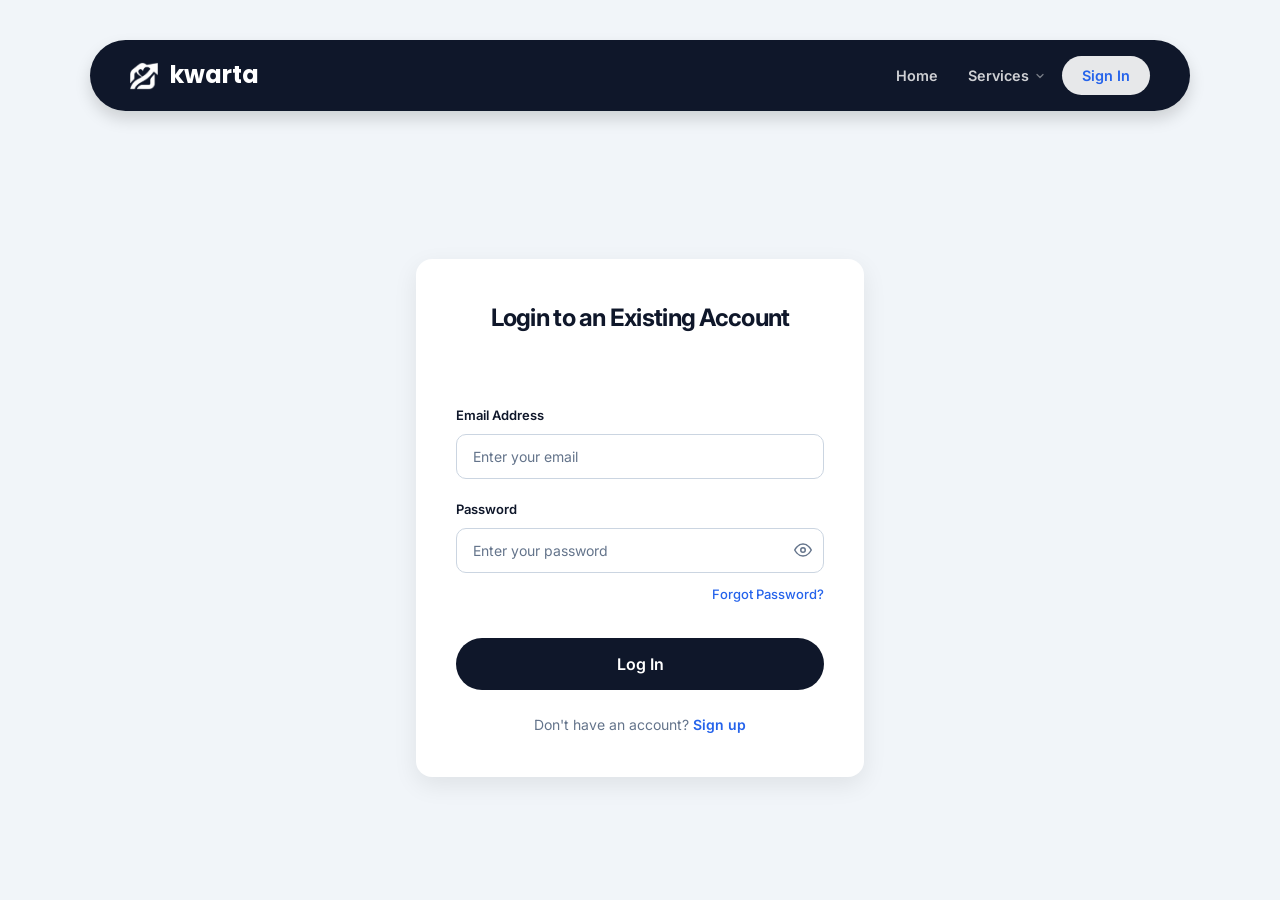
<file: application.html>
<!DOCTYPE html>
<html lang="en">
<head>
    <meta charset="UTF-8">
    <meta name="viewport" content="width=device-width, initial-scale=1.0">
    <title>KWARTA | Application</title>
    
    <link rel="icon" type="image/png" href="Assets/Logo.png">

    <link rel="preconnect" href="https://fonts.googleapis.com">
    <link rel="preconnect" href="https://fonts.gstatic.com" crossorigin>
    <link href="https://fonts.googleapis.com/css2?family=Inter:wght@400;500;600;700&family=Poppins:wght@700&display=swap" rel="stylesheet">
    
    <link rel="stylesheet" href="css/global.css">
    <link rel="stylesheet" href="css/application.css">
</head>
<body>

    <div class="scroll-progress-container">
        <div class="scroll-progress-bar" id="scrollBar"></div>
    </div>

    <div class="navbar-wrapper">
        <header class="navbar">
            <div class="logo-container">
                <img src="Assets/Logo.png" alt="Kwarta Logo" class="logo-img">
                kwarta
            </div>
            <nav>
                <ul class="nav-menu">
                    <li class="nav-item"><a href="homepage.html">Home</a></li>
                    <li class="nav-item nav-has-dropdown">
                        <span class="nav-trigger">
                            Services
                            <svg class="nav-chevron" viewBox="0 0 24 24" fill="none" stroke="currentColor" stroke-width="2.5" stroke-linecap="round" stroke-linejoin="round"><polyline points="6 9 12 15 18 9"/></svg>
                        </span>
                        <div class="nav-dropdown">
                            <div class="nav-dropdown-card">
                                <a href="application.html" class="nav-apply-btn nav-dropdown-apply">Apply Now</a>
                                <div class="nav-dropdown-sep"></div>
                                <a href="guideline.html">Guidelines</a>
                                <a href="rules.html">Rules & Regulations</a>
                                <a href="terms.html">Terms of Service</a>
                            </div>
                        </div>
                    </li>
                    <li class="nav-item" id="nav-account-item"><!-- populated by auth.js --></li>
                </ul>
            </nav>
        </header>
    </div>

    <div class="main-wrapper">
        <main class="main-container">
            
            <aside class="sidebar" id="main-sidebar">
                <h2 class="sidebar-title">Application Steps</h2>
                <nav class="steps-list" id="sidebar-nav">
                    <a href="#step-1" class="step-item active"><span class="step-badge">I</span>Applicant Information</a>
                    <a href="#step-2" class="step-item"><span class="step-badge">II</span>Household Information</a>
                    <a href="#step-3" class="step-item"><span class="step-badge">III</span>Economic Status</a>
                    <a href="#step-5" class="step-item"><span class="step-badge">IV</span>Document Submission</a>
                    <a href="#step-6" class="step-item"><span class="step-badge">V</span>Application Review</a>
                    <a href="#step-7" class="step-item locked"><span class="step-badge">VI</span>Submission</a>
                </nav>
            </aside>

            <div class="form-sections-wrapper">
                
                <section class="form-panel" id="step-1">
                    <h1 class="form-title">I. Applicant Information</h1>
                    <form onsubmit="return false;">
                        
                        <div class="form-section-label">Full Name</div>
                        <div class="form-grid row-name">
                            <div class="form-group"><label>First name <span>*</span></label><input type="text" id="applicant-firstname" placeholder="e.g. Juan"></div>
                            <div class="form-group"><label>Middle name</label><input type="text" id="applicant-middlename" placeholder="e.g. Santos"></div>
                            <div class="form-group"><label>Surname <span>*</span></label><input type="text" id="applicant-surname" placeholder="e.g. Dela Cruz"></div>
                            <div class="form-group"><label>Suffixes</label><input type="text" id="applicant-suffix" placeholder="e.g. Jr."></div>
                        </div>

                        <hr class="form-divider">

                        <div class="form-section-label">Demographics</div>
                        <div class="form-grid row-demographics">
                            <div class="form-group"><label>Date of Birth <span>*</span></label><input type="date"></div>
                            <div class="form-group"><label>Place of Birth <span>*</span></label><input type="text" placeholder="e.g. Manila City"></div>
                            <div class="form-group">
                                <label>Sex <span>*</span></label>
                                <select><option value="" disabled selected>Select</option><option>Male</option><option>Female</option></select>
                            </div>
                            <div class="form-group">
                                <label>Civil Status <span>*</span></label>
                                <select><option value="" disabled selected>Select Status</option><option>Single</option><option>Married</option><option>Widowed</option><option>Separated</option></select>
                            </div>
                        </div>
                        
                        <div class="form-grid row-halves">
                            <div class="form-group">
                                <label>Solo Parent? <span>*</span></label>
                                <div class="radio-group-inline">
                                    <div class="radio-wrapper"><input type="radio" name="soloParent" id="solo-yes" value="Yes"><label for="solo-yes">Yes</label></div>
                                    <div class="radio-wrapper"><input type="radio" name="soloParent" id="solo-no" value="No" checked><label for="solo-no">No</label></div>
                                </div>
                            </div>
                            <div class="form-group">
                                <label>Person with Disability (PWD)?</label>
                                <div class="radio-group-inline">
                                    <div class="radio-wrapper"><input type="radio" name="applicantPwd" id="applicant-pwd-yes" value="Yes"><label for="applicant-pwd-yes">Yes</label></div>
                                    <div class="radio-wrapper"><input type="radio" name="applicantPwd" id="applicant-pwd-no" value="No" checked><label for="applicant-pwd-no">No</label></div>
                                </div>
                            </div>
                        </div>

                        <hr class="form-divider">

                        <div class="form-section-label">Contact Information</div>
                        <div class="form-grid row-contact">
                            <div class="form-group"><label>Email <span>*</span></label><input type="email" id="applicant-email" placeholder="e.g. juansantosdelacruz@gmail.com"></div>
                            <div class="form-group"><label>Contact Number <span>*</span></label><input type="text" id="applicant-contact" placeholder="e.g. 09123456789"></div>
                            <div class="form-group"><label>Landline number</label><input type="text" placeholder="e.g. 0281234567"></div>
                        </div>

                        <hr class="form-divider">

                        <div class="form-section-label">Current Address</div>
                        <div class="form-grid row-address">
                            <div class="form-group"><label>House no. <span>*</span></label><input type="text" id="curr-house" placeholder="e.g. 123"></div>
                            <div class="form-group"><label>Street/Purok/Sitio <span>*</span></label><input type="text" id="curr-street" placeholder="e.g. Banana Rd."></div>
                            <div class="form-group"><label>Barangay <span>*</span></label><input type="text" id="curr-brgy" placeholder="e.g. Singkamas"></div>
                        </div>
                        <div class="form-grid row-address-extra">
                            <div class="form-group"><label>City/Municipality <span>*</span></label><input type="text" id="curr-city" placeholder="e.g. San Mateo"></div>
                            <div class="form-group">
                                <label>Province <span>*</span></label>
                                <select id="curr-prov" class="province-select"><option value="" disabled selected>Select Province</option></select>
                            </div>
                            <div class="form-group">
                                <label>Region</label>
                                <div id="curr-reg" class="region-display is-empty">—</div>
                            </div>
                            <div class="form-group"><label>Postal Code <span>*</span></label><input type="text" id="curr-postal" placeholder="e.g. 1850"></div>
                        </div>

                        <div class="form-section-label">Permanent Address</div>
                        <div class="checkbox-wrapper" style="margin-top: -0.5rem; margin-bottom: 1.25rem;">
                            <input type="checkbox" id="same-address" disabled>
                            <label for="same-address">Same as current address</label>
                        </div>
                        
                        <div id="permanent-address-section">
                            <div class="form-grid row-address">
                                <div class="form-group"><label>House no. <span>*</span></label><input type="text" id="perm-house" placeholder="e.g. 123"></div>
                                <div class="form-group"><label>Street/Purok/Sitio <span>*</span></label><input type="text" id="perm-street" placeholder="e.g. Banana Rd."></div>
                                <div class="form-group"><label>Barangay <span>*</span></label><input type="text" id="perm-brgy" placeholder="e.g. Singkamas"></div>
                            </div>
                            <div class="form-grid row-address-extra">
                                <div class="form-group"><label>City/Municipality <span>*</span></label><input type="text" id="perm-city" placeholder="e.g. San Mateo"></div>
                                <div class="form-group">
                                    <label>Province <span>*</span></label>
                                    <select id="perm-prov" class="province-select"><option value="" disabled selected>Select Province</option></select>
                                </div>
                                <div class="form-group">
                                    <label>Region</label>
                                    <div id="perm-reg" class="region-display is-empty">—</div>
                                </div>
                                <div class="form-group"><label>Postal Code <span>*</span></label><input type="text" id="perm-postal" placeholder="e.g. 1850"></div>
                            </div>
                        </div>

                        <div class="btn-container">
                            <button type="button" class="submit-btn" id="next-1">Next</button>
                        </div>

                    </form>
                </section>

                <section class="form-panel hidden-step" id="step-2">
                    <h1 class="form-title">II. Household Information</h1>
                    <form onsubmit="return false;">

                        <table class="household-summary-table">
                            <thead>
                                <tr><th>Category</th><th>Count</th></tr>
                            </thead>
                            <tbody>
                                <tr><td>Adult Members</td><td id="count-adult">0</td></tr>
                                <tr><td>Dependent Children</td><td id="count-child">0</td></tr>
                                <tr><td>Senior Citizens</td><td id="count-senior">0</td></tr>
                                <tr class="household-summary-total-row"><td>Total Members</td><td id="count-total">1</td></tr>
                            </tbody>
                        </table>

                        <div class="repeater-section-header">
                            <div class="form-section-label">Adult Members of the Household</div>
                            <button type="button" class="btn-add-item" id="btn-add-adult">+ Add Adult</button>
                        </div>
                        <div id="container-adult"></div>

                        <div class="repeater-section-header">
                            <div class="form-section-label">Dependent Children in the Household</div>
                            <button type="button" class="btn-add-item" id="btn-add-child">+ Add Child</button>
                        </div>
                        <div id="container-child"></div>

                        <div class="repeater-section-header">
                            <div class="form-section-label">Senior Citizens in the Household</div>
                            <button type="button" class="btn-add-item" id="btn-add-senior">+ Add Senior Citizen</button>
                        </div>
                        <div id="container-senior"></div>

                        <div class="btn-container" style="justify-content: space-between;">
                            <button type="button" class="btn-secondary" id="back-2">Previous</button>
                            <button type="button" class="submit-btn" id="next-2">Next</button>
                        </div>

                    </form>
                </section>

                <section class="form-panel hidden-step" id="step-3">
                    <h1 class="form-title">III. Economic Status</h1>
                    <form onsubmit="return false;">
                        <div class="form-section-label">Household Source of Income <span>*</span></div>
                        <div class="checkbox-grid">
                            <div class="checkbox-wrapper"><input type="checkbox" id="inc-1"><label for="inc-1">Employment (Private)</label></div>
                            <div class="checkbox-wrapper"><input type="checkbox" id="inc-2"><label for="inc-2">Employment (Govt)</label></div>
                            <div class="checkbox-wrapper"><input type="checkbox" id="inc-3"><label for="inc-3">Business / Self</label></div>
                            <div class="checkbox-wrapper"><input type="checkbox" id="inc-4"><label for="inc-4">Freelance work</label></div>
                            <div class="checkbox-wrapper"><input type="checkbox" id="inc-5"><label for="inc-5">Remittances</label></div>
                            <div class="checkbox-wrapper"><input type="checkbox" id="inc-6"><label for="inc-6">Pension</label></div>
                            <div class="checkbox-wrapper"><input type="checkbox" id="inc-7"><label for="inc-7">Govt benefits</label></div>
                            <div class="checkbox-wrapper"><input type="checkbox" id="inc-8"><label for="inc-8">Rental income</label></div>
                            <div class="checkbox-wrapper"><input type="checkbox" id="inc-9"><label for="inc-9">Farming/Fishing</label></div>
                            <div class="checkbox-wrapper"><input type="checkbox" id="inc-10"><label for="inc-10">Commissions</label></div>
                            <div class="checkbox-wrapper"><input type="checkbox" id="inc-11"><label for="inc-11">Financial support</label></div>
                            <div class="checkbox-wrapper"><input type="checkbox" id="inc-12"><label for="inc-12">Scholarships</label></div>
                            <div class="checkbox-wrapper"><input type="checkbox" id="inc-13"><label for="inc-13">Part-time jobs</label></div>
                            <div class="checkbox-wrapper"><input type="checkbox" id="inc-14"><label for="inc-14">Online Selling</label></div>
                            <div class="checkbox-wrapper"><input type="checkbox" id="inc-15"><label for="inc-15">Others</label></div>
                        </div>

                        <div class="form-grid row-halves" style="margin-top: 1.25rem;">
                            <div class="form-group">
                                <label>Others, please specify</label>
                                <input type="text" id="inc-other-text" placeholder="e.g. Sari-sari store earnings">
                            </div>
                        </div>

                        <hr class="form-divider">

                        <div class="form-grid row-halves">
                            <div class="form-group">
                                <label>Total Monthly Household Income <span>*</span></label>
                                <input type="number" id="total-income" placeholder="e.g. 25000">
                            </div>
                        </div>

                        <div class="form-section-label">Proof of Income / Financial Documents <span>*</span></div>
                        <div class="form-grid row-halves">
                            <div class="form-group">
                                <label>Document Type</label>
                                <select>
                                    <option value="" disabled selected>Select Document Provided</option>
                                    <option>Affidavit of No Income</option>
                                    <option>Latest ITR</option>
                                    <option>Certificate of Employment (COE)</option>
                                    <option>Recent payslips (3-6 months)</option>
                                    <option>Bank statements</option>
                                </select>
                            </div>
                        </div>

                        <div class="btn-container" style="justify-content: space-between;">
                            <button type="button" class="btn-secondary" id="back-3">Previous</button>
                            <button type="button" class="submit-btn" id="next-3">Next</button>
                        </div>
                    </form>
                </section>

                <section class="form-panel hidden-step" id="step-5">
                    <h1 class="form-title">IV. Document Submission</h1>
                    <p style="color: var(--gray-dark); font-size: 0.9375rem; line-height: 1.6; margin-bottom: 1.75rem;">
                        Since documents cannot be uploaded directly here, please submit all required files through our Google Forms link below. Make sure to include your name and ID number so we can match your documents to your application.
                    </p>

                    <div class="doc-info-box">
                        <div class="doc-info-box-icon">
                            <svg width="20" height="20" viewBox="0 0 24 24" fill="none" stroke="currentColor" stroke-width="2" stroke-linecap="round" stroke-linejoin="round"><circle cx="12" cy="12" r="10"/><line x1="12" y1="8" x2="12" y2="12"/><line x1="12" y1="16" x2="12.01" y2="16"/></svg>
                        </div>
                        <div class="doc-info-box-body">
                            <div class="doc-info-box-title">Your Application Reference</div>
                            <div class="doc-info-box-text">
                                In the Google Form, enter your <strong>Full Name</strong> and <strong>Valid ID Number</strong> (as provided in Step I) in the Application ID field. This is how we will match your documents to your application.
                            </div>
                        </div>
                    </div>

                    <div class="form-section-label" style="margin-top: 0;">Required Documents</div>
                    <div class="doc-list">
                        <div class="doc-list-item">
                            <div class="doc-list-item-icon"><svg width="14" height="14" viewBox="0 0 24 24" fill="none" stroke="currentColor" stroke-width="2.5" stroke-linecap="round" stroke-linejoin="round"><rect x="2" y="7" width="20" height="14" rx="2"/><path d="M16 7V5a2 2 0 0 0-2-2h-4a2 2 0 0 0-2 2v2"/></svg></div>
                            <div class="doc-list-item-body">Picture of Valid ID<small>Front and back of your ID</small></div>
                        </div>
                        <div class="doc-list-item">
                            <div class="doc-list-item-icon"><svg width="14" height="14" viewBox="0 0 24 24" fill="none" stroke="currentColor" stroke-width="2.5" stroke-linecap="round" stroke-linejoin="round"><path d="M20 21v-2a4 4 0 0 0-4-4H8a4 4 0 0 0-4 4v2"/><circle cx="12" cy="7" r="4"/></svg></div>
                            <div class="doc-list-item-body">Recent 2x2 Photo / Selfie<small>Clear, recent photo of the applicant</small></div>
                        </div>
                        <div class="doc-list-item">
                            <div class="doc-list-item-icon"><svg width="14" height="14" viewBox="0 0 24 24" fill="none" stroke="currentColor" stroke-width="2.5" stroke-linecap="round" stroke-linejoin="round"><path d="M14 2H6a2 2 0 0 0-2 2v16a2 2 0 0 0 2 2h12a2 2 0 0 0 2-2V8z"/><polyline points="14 2 14 8 20 8"/></svg></div>
                            <div class="doc-list-item-body">Barangay Certificate<small>Issued within the last 6 months</small></div>
                        </div>
                        <div class="doc-list-item">
                            <div class="doc-list-item-icon"><svg width="14" height="14" viewBox="0 0 24 24" fill="none" stroke="currentColor" stroke-width="2.5" stroke-linecap="round" stroke-linejoin="round"><path d="M3 9l9-7 9 7v11a2 2 0 0 1-2 2H5a2 2 0 0 1-2-2z"/><polyline points="9 22 9 12 15 12 15 22"/></svg></div>
                            <div class="doc-list-item-body">Proof of Residency<small>Utility bill, lease contract, etc.</small></div>
                        </div>
                        <div class="doc-list-item">
                            <div class="doc-list-item-icon"><svg width="14" height="14" viewBox="0 0 24 24" fill="none" stroke="currentColor" stroke-width="2.5" stroke-linecap="round" stroke-linejoin="round"><line x1="12" y1="1" x2="12" y2="23"/><path d="M17 5H9.5a3.5 3.5 0 0 0 0 7h5a3.5 3.5 0 0 1 0 7H6"/></svg></div>
                            <div class="doc-list-item-body">Proof of Income<small>ITR, payslips, COE, or Affidavit of No Income</small></div>
                        </div>
                    </div>

                    <!-- Conditional documents — shown by JS based on registration answers -->
                    <div id="doc-conditional-section" style="display: none;">
                        <div class="form-section-label">Additional Required Documents</div>
                        <div class="doc-list" id="doc-conditional-list">
                            <div class="doc-list-item doc-optional" id="doc-req-household" style="display: none;">
                                <div class="doc-list-item-icon"><svg width="14" height="14" viewBox="0 0 24 24" fill="none" stroke="currentColor" stroke-width="2.5" stroke-linecap="round" stroke-linejoin="round"><path d="M17 21v-2a4 4 0 0 0-4-4H5a4 4 0 0 0-4 4v2"/><circle cx="9" cy="7" r="4"/><path d="M23 21v-2a4 4 0 0 0-3-3.87"/><path d="M16 3.13a4 4 0 0 1 0 7.75"/></svg></div>
                                <div class="doc-list-item-body">Household Member IDs<small>Senior Citizen ID, PWD ID, and/or Enrollment Certificate — for members added in Step II</small></div>
                            </div>
                            <div class="doc-list-item doc-optional" id="doc-req-indigency" style="display: none;">
                                <div class="doc-list-item-icon"><svg width="14" height="14" viewBox="0 0 24 24" fill="none" stroke="currentColor" stroke-width="2.5" stroke-linecap="round" stroke-linejoin="round"><path d="M14 2H6a2 2 0 0 0-2 2v16a2 2 0 0 0 2 2h12a2 2 0 0 0 2-2V8z"/><polyline points="14 2 14 8 20 8"/></svg></div>
                                <div class="doc-list-item-body">Solo Parent ID<small>Issued by your local Social Welfare and Development Office (SWDO), required because you indicated Solo Parent status in Step I</small></div>
                            </div>
                        </div>
                    </div>

                    <div class="btn-container" style="justify-content: center; flex-direction: column; align-items: center; gap: 0.5rem; margin-top: 2rem;">
                        <a href="https://forms.google.com" target="_blank" class="gforms-btn">
                            <svg width="18" height="18" viewBox="0 0 24 24" fill="none" stroke="currentColor" stroke-width="2" stroke-linecap="round" stroke-linejoin="round"><path d="M14 2H6a2 2 0 0 0-2 2v16a2 2 0 0 0 2 2h12a2 2 0 0 0 2-2V8z"/><polyline points="14 2 14 8 20 8"/><line x1="16" y1="13" x2="8" y2="13"/><line x1="16" y1="17" x2="8" y2="17"/><polyline points="10 9 9 9 8 9"/></svg>
                            Open Document Submission Form
                        </a>
                        <p style="font-size: 0.8125rem; color: var(--gray-dark); text-align: center;">Opens in a new tab &nbsp;·&nbsp; Submit all documents in one go before continuing</p>
                    </div>

                    <div class="nested-form-block" style="margin-top: 1.25rem;">
                        <div class="checkbox-wrapper">
                            <input type="checkbox" id="doc-submitted">
                            <label for="doc-submitted">I have submitted all required documents through the Google Form above. <span>*</span></label>
                        </div>
                    </div>

                    <div class="btn-container" style="justify-content: space-between;">
                        <button type="button" class="btn-secondary" id="back-5">Previous</button>
                        <button type="button" class="submit-btn" id="next-5">Next</button>
                    </div>
                </section>

                <section class="form-panel hidden-step" id="step-6">
                    <h1 class="form-title">V. Application Review</h1>
                    <p style="color: var(--gray-dark); font-size: 0.9375rem; line-height: 1.5; margin-bottom: 1.5rem;">
                        Please review your application before submitting. Inaccurate information may result in rejection.
                    </p>
                    
                    <div class="form-section-label">Applicant Confirmation <span>*</span></div>
                    <div class="nested-form-block">
                        <div class="checkbox-wrapper" style="margin-bottom: 1rem;">
                            <input type="checkbox" id="terms-cond">
                            <label for="terms-cond"><strong>Terms and Conditions:</strong> I have read and agree to the Terms and Conditions of the program.</label>
                        </div>
                        <div class="checkbox-wrapper" style="margin-bottom: 1rem;">
                            <input type="checkbox" id="data-consent">
                            <label for="data-consent"><strong>Consent to Data Processing:</strong> I consent to the collection, use, and processing of my personal data under the Data Privacy Act.</label>
                        </div>
                        
                        <hr class="form-divider" style="margin: 1rem 0;">

                        <p style="font-size: 0.875rem; color: var(--text-dark); margin-bottom: 0.75rem;"><strong>Signature Declaration:</strong> I hereby declare that all information provided in this application is true, correct, and complete.</p>
                        <div class="form-group">
                            <label>Applicant's Printed Name <span>*</span></label>
                            <input type="text" id="sig-name" placeholder="Type your full name exactly as registered" autocomplete="name">
                            <span class="field-hint">Must match your registered name: First name + Middle name + Surname</span>
                        </div>
                    </div>

                    <div class="btn-container" style="justify-content: space-between;">
                        <button type="button" class="btn-secondary" id="back-6">Previous</button>
                        <button type="button" class="submit-btn" id="btn-unlock-step7">Proceed to Submission</button>
                    </div>
                </section>

                <section class="form-panel hidden-step" id="step-7">
                    <h1 class="form-title">VI. Application Submission</h1>
                    
                    <div class="warning-box">
                        <svg width="20" height="20" viewBox="0 0 24 24" fill="none" stroke="currentColor" stroke-width="2" stroke-linecap="round" stroke-linejoin="round"><path d="M10.29 3.86L1.82 18a2 2 0 0 0 1.71 3h16.94a2 2 0 0 0 1.71-3L13.71 3.86a2 2 0 0 0-3.42 0z"></path><line x1="12" y1="9" x2="12" y2="13"></line><line x1="12" y1="17" x2="12.01" y2="17"></line></svg>
                        Warning: Once you submit your application, you can no longer change, edit, or undo the information provided.
                    </div>

                    <p style="color: var(--gray-dark); font-size: 0.9375rem; margin-bottom: 2rem;">
                        You are ready to submit your application. You will receive a confirmation email shortly after clicking the button below. Please verify everything before finalizing.
                    </p>
                    
                    <div class="btn-container" style="justify-content: space-between; align-items: center;">
                        <button type="button" class="btn-secondary" id="btn-go-back">Previous</button>
                        <button type="button" class="submit-btn" id="btn-final-submit">Submit Application</button>
                    </div>
                </section>

                <section class="form-panel hidden-step results-panel" id="step-results">
                    <div class="results-card">
                        <div class="results-check-circle">
                            <svg width="40" height="40" viewBox="0 0 24 24" fill="none" stroke="currentColor" stroke-width="3" stroke-linecap="round" stroke-linejoin="round"><polyline points="20 6 9 17 4 12"/></svg>
                        </div>

                        <h1 class="results-title">Application Submitted</h1>
                        <p class="results-subtitle">
                            Please allow <strong>3&ndash;5 business days</strong> for processing. You will be notified once it is reviewed.
                        </p>

                        <div class="results-eligibility-box" id="results-eligibility-box">
                            <div class="results-eligibility-level" id="result-level">&mdash;</div>
                            <div class="results-eligibility-amount" id="result-amount"></div>
                            <p class="results-eligibility-note" id="result-note">
                                This is an estimate based on the information you provided, subject to verification and final approval.
                            </p>
                        </div>

                        <button type="button" class="breakdown-toggle" id="breakdown-toggle" aria-expanded="false">
                            <span class="breakdown-toggle-text">
                                <svg width="14" height="14" viewBox="0 0 24 24" fill="none" stroke="currentColor" stroke-width="2.5" stroke-linecap="round" stroke-linejoin="round"><circle cx="12" cy="12" r="10"/><line x1="12" y1="16" x2="12" y2="12"/><line x1="12" y1="8" x2="12.01" y2="8"/></svg>
                                How was this calculated?
                            </span>
                            <svg class="breakdown-chevron" width="13" height="13" viewBox="0 0 24 24" fill="none" stroke="currentColor" stroke-width="2.5" stroke-linecap="round" stroke-linejoin="round"><polyline points="6 9 12 15 18 9"/></svg>
                        </button>
                        <div class="breakdown-content" id="breakdown-content">
                            <div class="breakdown-content-inner">
                                <div class="breakdown-list" id="breakdown-list"></div>
                                <div class="breakdown-total-row">
                                    <span>Total Score</span>
                                    <span id="breakdown-total-points">&mdash;</span>
                                </div>
                            </div>
                        </div>

                        <div class="status-badge" id="status-badge" data-status="pending">
                            <svg id="status-icon" class="status-icon" width="20" height="20" viewBox="0 0 24 24" fill="none" stroke="currentColor" stroke-width="2.5" stroke-linecap="round" stroke-linejoin="round"></svg>
                            <div class="status-text">
                                <span class="status-label" id="status-label">Under Review</span>
                                <span class="status-description" id="status-description">Your application and supporting documents are being reviewed.</span>
                            </div>
                        </div>

                        <div class="results-info-grid">
                            <div class="results-info-item">
                                <span class="results-info-label">Reference Number</span>
                                <span class="results-info-value" id="result-ref"></span>
                            </div>
                            <div class="results-info-item">
                                <span class="results-info-label">Date Submitted</span>
                                <span class="results-info-value" id="result-date"></span>
                            </div>
                        </div>
                    </div>
                </section>

            </div>
        </main>
    </div>

    <template id="tmpl-adult">
        <div class="nested-form-block">
            <div class="nested-block-header">
                <span class="nested-block-title"></span>
                <button type="button" class="btn-remove-item" aria-label="Remove entry">×</button>
            </div>
            <div class="form-grid row-thirds">
                <div class="form-group"><label>Name <span>*</span></label><input type="text" placeholder="Full Name"></div>
                <div class="form-group"><label>Date of Birth <span>*</span></label><input type="date"></div>
                <div class="form-group"><label>Sex <span>*</span></label><select><option value="" disabled selected>Select</option><option>Male</option><option>Female</option></select></div>
            </div>
            <div class="form-grid row-thirds">
                <div class="form-group"><label>Relationship <span>*</span></label><input type="text" placeholder="e.g. Spouse"></div>
                <div class="form-group"><label>Occupation <span>*</span></label><input type="text" placeholder="Job Title / Role"></div>
                <div class="form-group">
                    <label>Person with Disability (PWD)?</label>
                    <div class="radio-group-inline">
                        <div class="radio-wrapper"><input type="radio" name="pwd-adult-__idx__" value="Yes" class="member-pwd-yes"><label>Yes</label></div>
                        <div class="radio-wrapper"><input type="radio" name="pwd-adult-__idx__" value="No" class="member-pwd-no" checked><label>No</label></div>
                    </div>
                </div>
            </div>
        </div>
    </template>

    <template id="tmpl-child">
        <div class="nested-form-block">
            <div class="nested-block-header">
                <span class="nested-block-title"></span>
                <button type="button" class="btn-remove-item" aria-label="Remove entry">×</button>
            </div>
            <div class="form-grid row-thirds">
                <div class="form-group"><label>Name <span>*</span></label><input type="text" placeholder="Full Name"></div>
                <div class="form-group"><label>Date of Birth <span>*</span></label><input type="date"></div>
                <div class="form-group"><label>Sex <span>*</span></label><select><option value="" disabled selected>Select</option><option>Male</option><option>Female</option></select></div>
            </div>
            <div class="form-grid row-thirds">
                <div class="form-group"><label>Relationship <span>*</span></label><input type="text" placeholder="e.g. Son"></div>
                <div class="form-group"><label>Attending School? <span>*</span></label><select class="child-attending-school"><option value="" disabled selected>Select</option><option>Yes</option><option>No</option></select></div>
                <div class="form-group">
                    <label>Person with Disability (PWD)?</label>
                    <div class="radio-group-inline">
                        <div class="radio-wrapper"><input type="radio" name="pwd-child-__idx__" value="Yes" class="member-pwd-yes"><label>Yes</label></div>
                        <div class="radio-wrapper"><input type="radio" name="pwd-child-__idx__" value="No" class="member-pwd-no" checked><label>No</label></div>
                    </div>
                </div>
            </div>
            <div class="form-grid row-thirds">
                <div class="form-group"><label>School Name</label><input type="text" placeholder="School Name"></div>
                <div class="form-group"><label>School Address</label><input type="text" placeholder="School Address"></div>
                <div class="form-group"><label>Grade Level</label><input type="text" placeholder="e.g. Grade 5"></div>
            </div>
            <div class="form-grid row-halves">
                <div class="form-group"><label>Reason for not attending (If No)</label><input type="text" placeholder="Reason details..."></div>
            </div>
        </div>
    </template>

    <template id="tmpl-senior">
        <div class="nested-form-block">
            <div class="nested-block-header">
                <span class="nested-block-title"></span>
                <button type="button" class="btn-remove-item" aria-label="Remove entry">×</button>
            </div>
            <div class="form-grid row-thirds">
                <div class="form-group"><label>Name <span>*</span></label><input type="text" placeholder="Full Name"></div>
                <div class="form-group"><label>Date of Birth <span>*</span></label><input type="date"></div>
                <div class="form-group"><label>Sex <span>*</span></label><select><option value="" disabled selected>Select</option><option>Male</option><option>Female</option></select></div>
            </div>
            <div class="form-grid row-thirds">
                <div class="form-group"><label>Relationship <span>*</span></label><input type="text" placeholder="e.g. Grandmother"></div>
                <div class="form-group">
                    <label>Person with Disability (PWD)?</label>
                    <div class="radio-group-inline">
                        <div class="radio-wrapper"><input type="radio" name="pwd-senior-__idx__" value="Yes" class="member-pwd-yes"><label>Yes</label></div>
                        <div class="radio-wrapper"><input type="radio" name="pwd-senior-__idx__" value="No" class="member-pwd-no" checked><label>No</label></div>
                    </div>
                </div>
            </div>
        </div>
    </template>

    <script src="js/application.js" defer></script>
    <script src="js/auth.js" defer></script>
    </script>
</body>
</html>
</file>
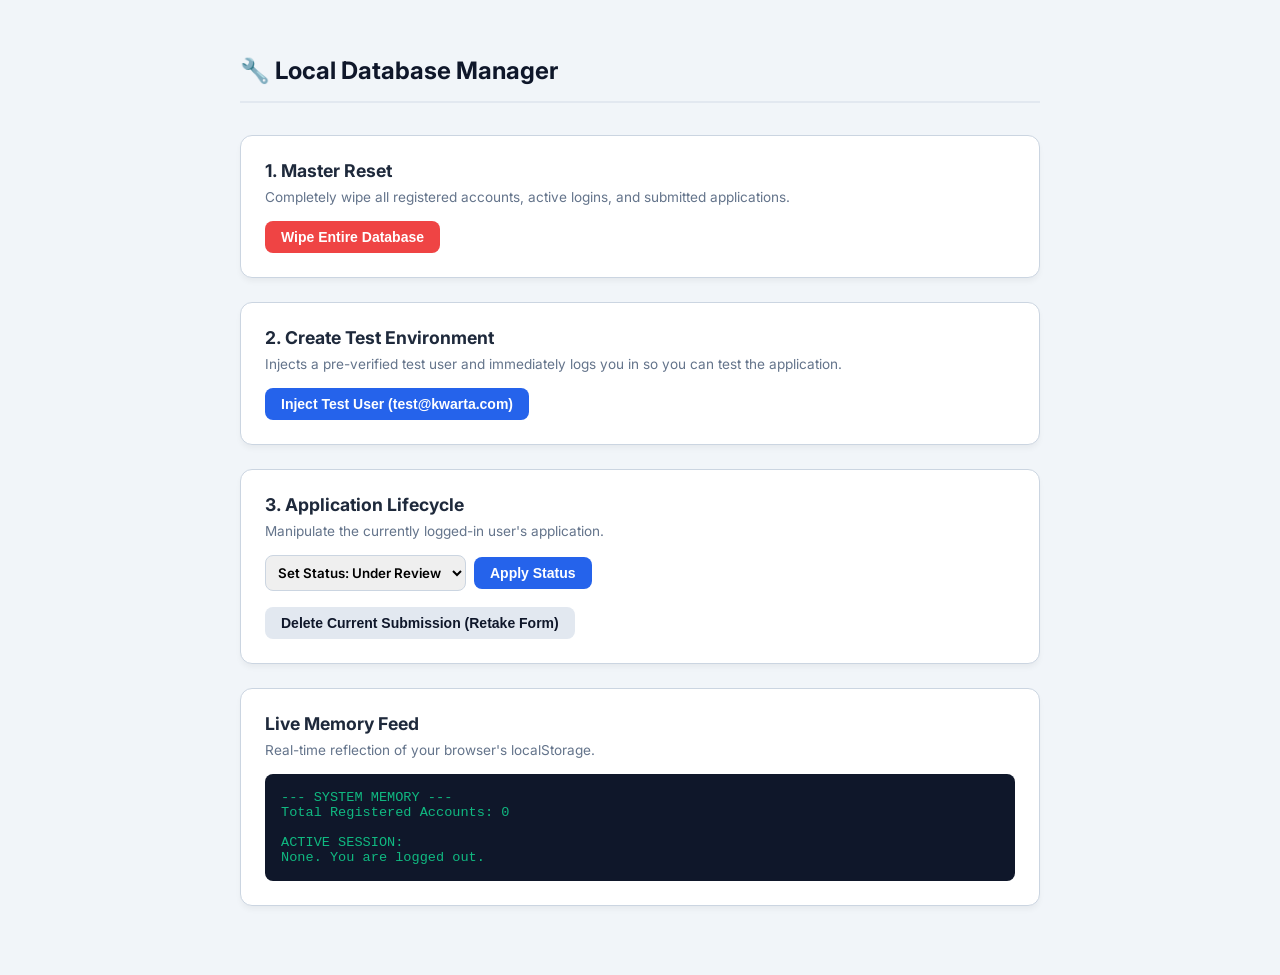
<file: debug.html>
<!DOCTYPE html>
<html lang="en">
<head>
    <meta charset="UTF-8">
    <meta name="viewport" content="width=device-width, initial-scale=1.0">
    <title>KWARTA | Debug</title>
    <link rel="icon" type="image/png" href="Assets/Logo.png">
    <link href="https://fonts.googleapis.com/css2?family=Inter:wght@400;600;700&display=swap" rel="stylesheet">
    <style>
        body { font-family: 'Inter', sans-serif; background-color: #f1f5f9; color: #0f172a; padding: 2.5rem; max-width: 800px; margin: 0 auto; }
        h1 { font-size: 1.5rem; font-weight: 700; margin-bottom: 2rem; border-bottom: 2px solid #e2e8f0; padding-bottom: 1rem; }
        .card { background: white; border: 1px solid #cbd5e1; border-radius: 0.75rem; padding: 1.5rem; margin-bottom: 1.5rem; box-shadow: 0 4px 6px -1px rgba(0,0,0,0.05); }
        .card-title { font-size: 1.1rem; font-weight: 700; margin-bottom: 0.5rem; color: #1e293b; }
        .card-desc { font-size: 0.85rem; color: #64748b; margin-bottom: 1rem; }
        .btn { padding: 0.5rem 1rem; border-radius: 0.5rem; font-size: 0.875rem; font-weight: 600; border: none; cursor: pointer; transition: 0.15s; }
        .btn-danger { background: #ef4444; color: white; }
        .btn-danger:hover { background: #dc2626; }
        .btn-secondary { background: #e2e8f0; color: #0f172a; }
        .btn-secondary:hover { background: #cbd5e1; }
        .btn-primary { background: #2563eb; color: white; }
        .btn-primary:hover { background: #1d4ed8; }
        .log-box { background: #0f172a; color: #10b981; font-family: monospace; padding: 1rem; border-radius: 0.5rem; font-size: 0.85rem; max-height: 250px; overflow-y: auto; white-space: pre-wrap; margin-top: 1rem;}
        select { padding: 0.5rem; border-radius: 0.5rem; border: 1px solid #cbd5e1; font-family: 'Inter'; font-weight: 600; outline: none;}
        .toast { display: none; background: #10b981; color: white; padding: 0.5rem 1rem; border-radius: 0.5rem; font-size: 0.875rem; font-weight: 600; position: fixed; top: 1rem; right: 1rem; box-shadow: 0 4px 6px rgba(0,0,0,0.1); }
    </style>
</head>
<body>

    <div class="toast" id="toast">Action Successful</div>

    <h1>🔧 Local Database Manager</h1>

    <div class="card">
        <div class="card-title">1. Master Reset</div>
        <div class="card-desc">Completely wipe all registered accounts, active logins, and submitted applications.</div>
        <button class="btn btn-danger" id="btn-nuke">Wipe Entire Database</button>
    </div>

    <div class="card">
        <div class="card-title">2. Create Test Environment</div>
        <div class="card-desc">Injects a pre-verified test user and immediately logs you in so you can test the application.</div>
        <button class="btn btn-primary" id="btn-seed">Inject Test User (test@kwarta.com)</button>
    </div>

    <div class="card">
        <div class="card-title">3. Application Lifecycle</div>
        <div class="card-desc">Manipulate the currently logged-in user's application.</div>
        
        <div style="display: flex; gap: 0.5rem; margin-bottom: 1rem; align-items: center;">
            <select id="status-picker">
                <option value="pending">Set Status: Under Review</option>
                <option value="approved">Set Status: Approved</option>
                <option value="rejected">Set Status: Rejected</option>
            </select>
            <button class="btn btn-primary" id="btn-status">Apply Status</button>
        </div>
        <button class="btn btn-secondary" id="btn-clear-app">Delete Current Submission (Retake Form)</button>
    </div>

    <div class="card">
        <div class="card-title">Live Memory Feed</div>
        <div class="card-desc">Real-time reflection of your browser's localStorage.</div>
        <div class="log-box" id="logger">Loading...</div>
    </div>

    <script>
        function showToast(msg) {
            const toast = document.getElementById('toast');
            toast.textContent = msg;
            toast.style.display = 'block';
            setTimeout(() => toast.style.display = 'none', 3000);
            updateDashboard();
        }

        function updateDashboard() {
            const users = JSON.parse(localStorage.getItem('kwarta_users')) || [];
            const active = JSON.parse(localStorage.getItem('kwarta_activeUser'));
            const log = document.getElementById('logger');

            let output = `--- SYSTEM MEMORY ---\nTotal Registered Accounts: ${users.length}\n\n`;

            if (active) {
                output += `ACTIVE SESSION:\nName: ${active.name}\nEmail: ${active.email}\n\n`;
                const userKey = `kwarta_result_${active.email}`;
                const appData = JSON.parse(localStorage.getItem(userKey));
                
                if (appData) {
                    output += `APPLICATION FOUND:\nStatus: [${appData.status.toUpperCase()}]\nPoints: ${appData.points}/${appData.maxPoints}\nTier: ${appData.level}`;
                } else {
                    output += `APPLICATION STATUS:\nNo application submitted yet.`;
                }
            } else {
                output += `ACTIVE SESSION:\nNone. You are logged out.`;
            }
            log.textContent = output;
        }

        // Actions
        document.getElementById('btn-nuke').addEventListener('click', () => {
            localStorage.clear();
            showToast('All data permanently deleted.');
        });

        document.getElementById('btn-seed').addEventListener('click', () => {
            const testUser = { name: "Test User", email: "test@kwarta.com", password: "Password123!" };
            let users = JSON.parse(localStorage.getItem('kwarta_users')) || [];
            
            // Only add if doesn't exist
            if (!users.some(u => u.email === testUser.email)) {
                users.push(testUser);
                localStorage.setItem('kwarta_users', JSON.stringify(users));
            }
            
            localStorage.setItem('kwarta_activeUser', JSON.stringify(testUser));
            showToast('Test user injected and logged in!');
        });

        document.getElementById('btn-clear-app').addEventListener('click', () => {
            const active = JSON.parse(localStorage.getItem('kwarta_activeUser'));
            if (!active) return alert('No active session. Please inject a test user or log in.');
            
            localStorage.removeItem(`kwarta_result_${active.email}`);
            showToast('Submission deleted. Form unlocked.');
        });

        document.getElementById('btn-status').addEventListener('click', () => {
            const active = JSON.parse(localStorage.getItem('kwarta_activeUser'));
            if (!active) return alert('No active session.');
            
            const userKey = `kwarta_result_${active.email}`;
            const appData = JSON.parse(localStorage.getItem(userKey));
            
            if (!appData) return alert('This user has not submitted an application yet.');
            
            appData.status = document.getElementById('status-picker').value;
            localStorage.setItem(userKey, JSON.stringify(appData));
            showToast('Status artificially updated.');
        });

        // Initialize
        updateDashboard();
        
        // Auto-refresh the log if you switch back to this tab
        window.addEventListener('focus', updateDashboard);
    </script>
</body>
</html>
</file>
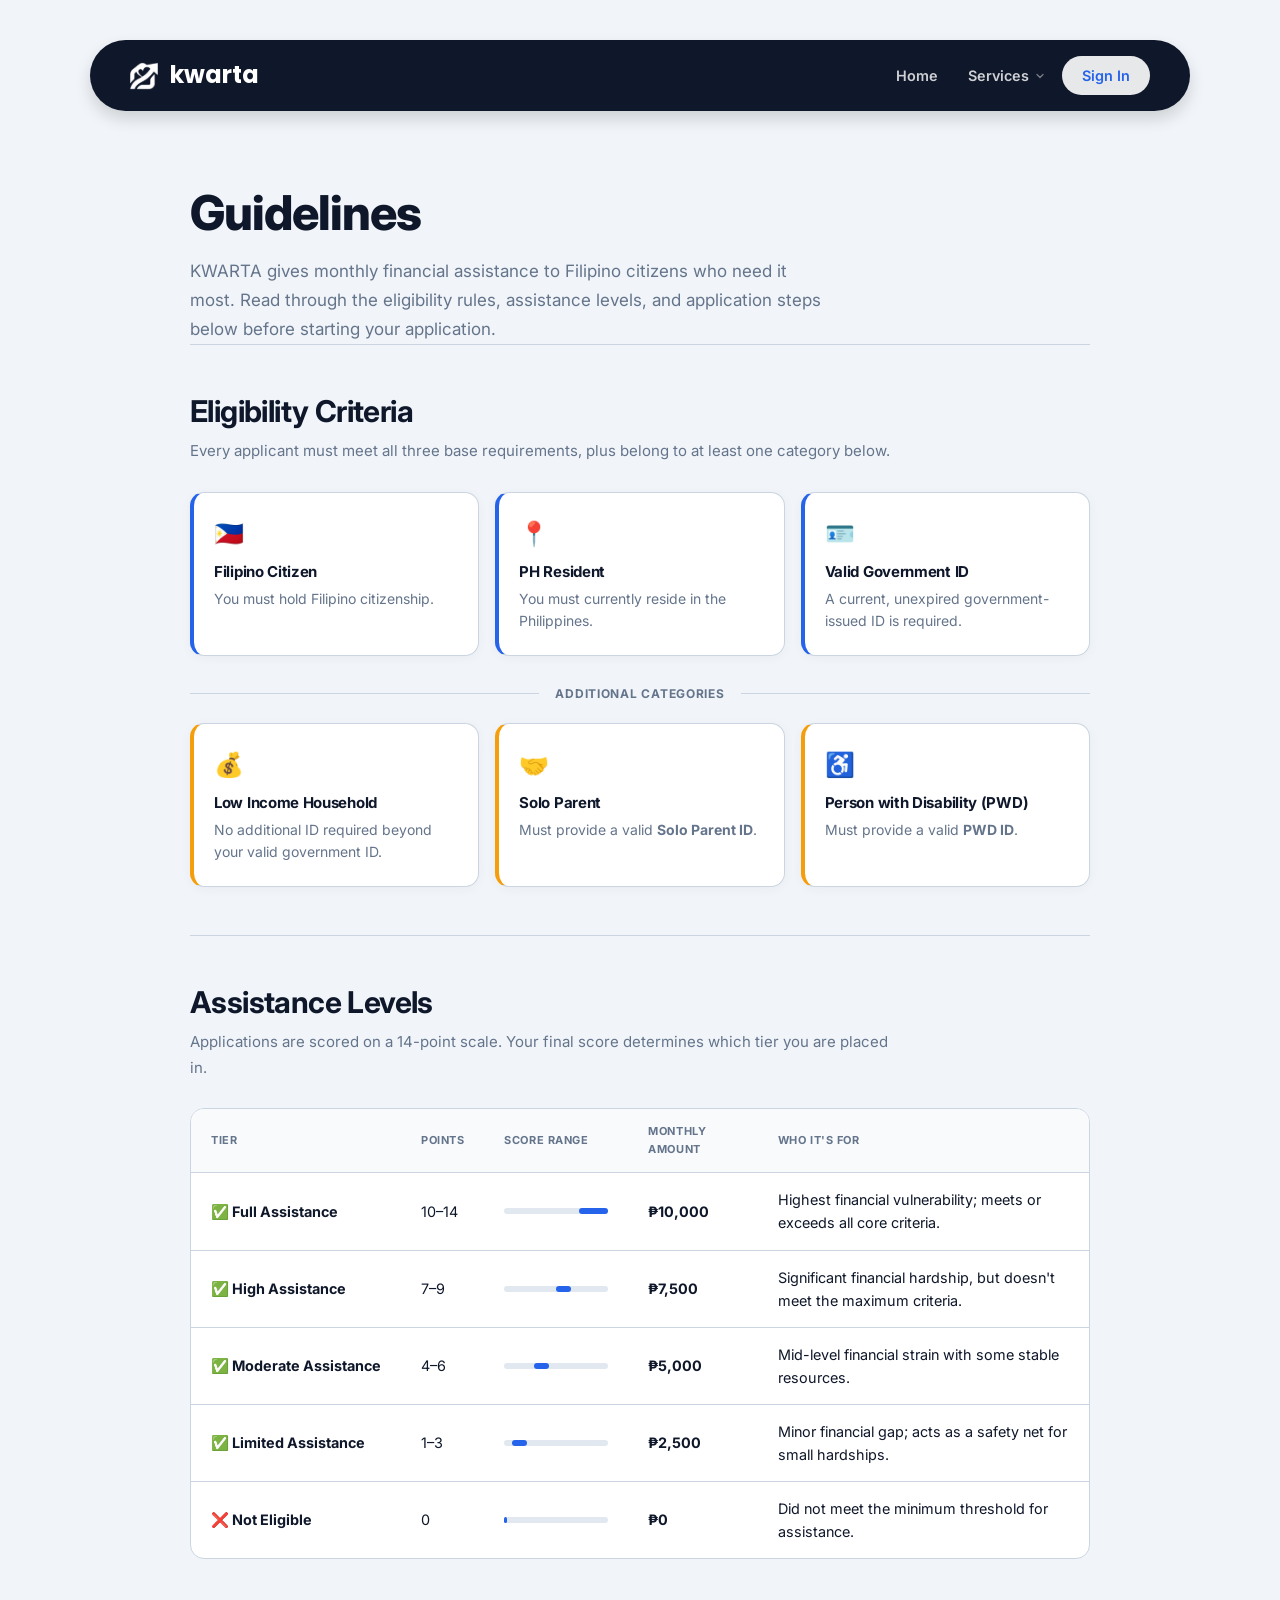
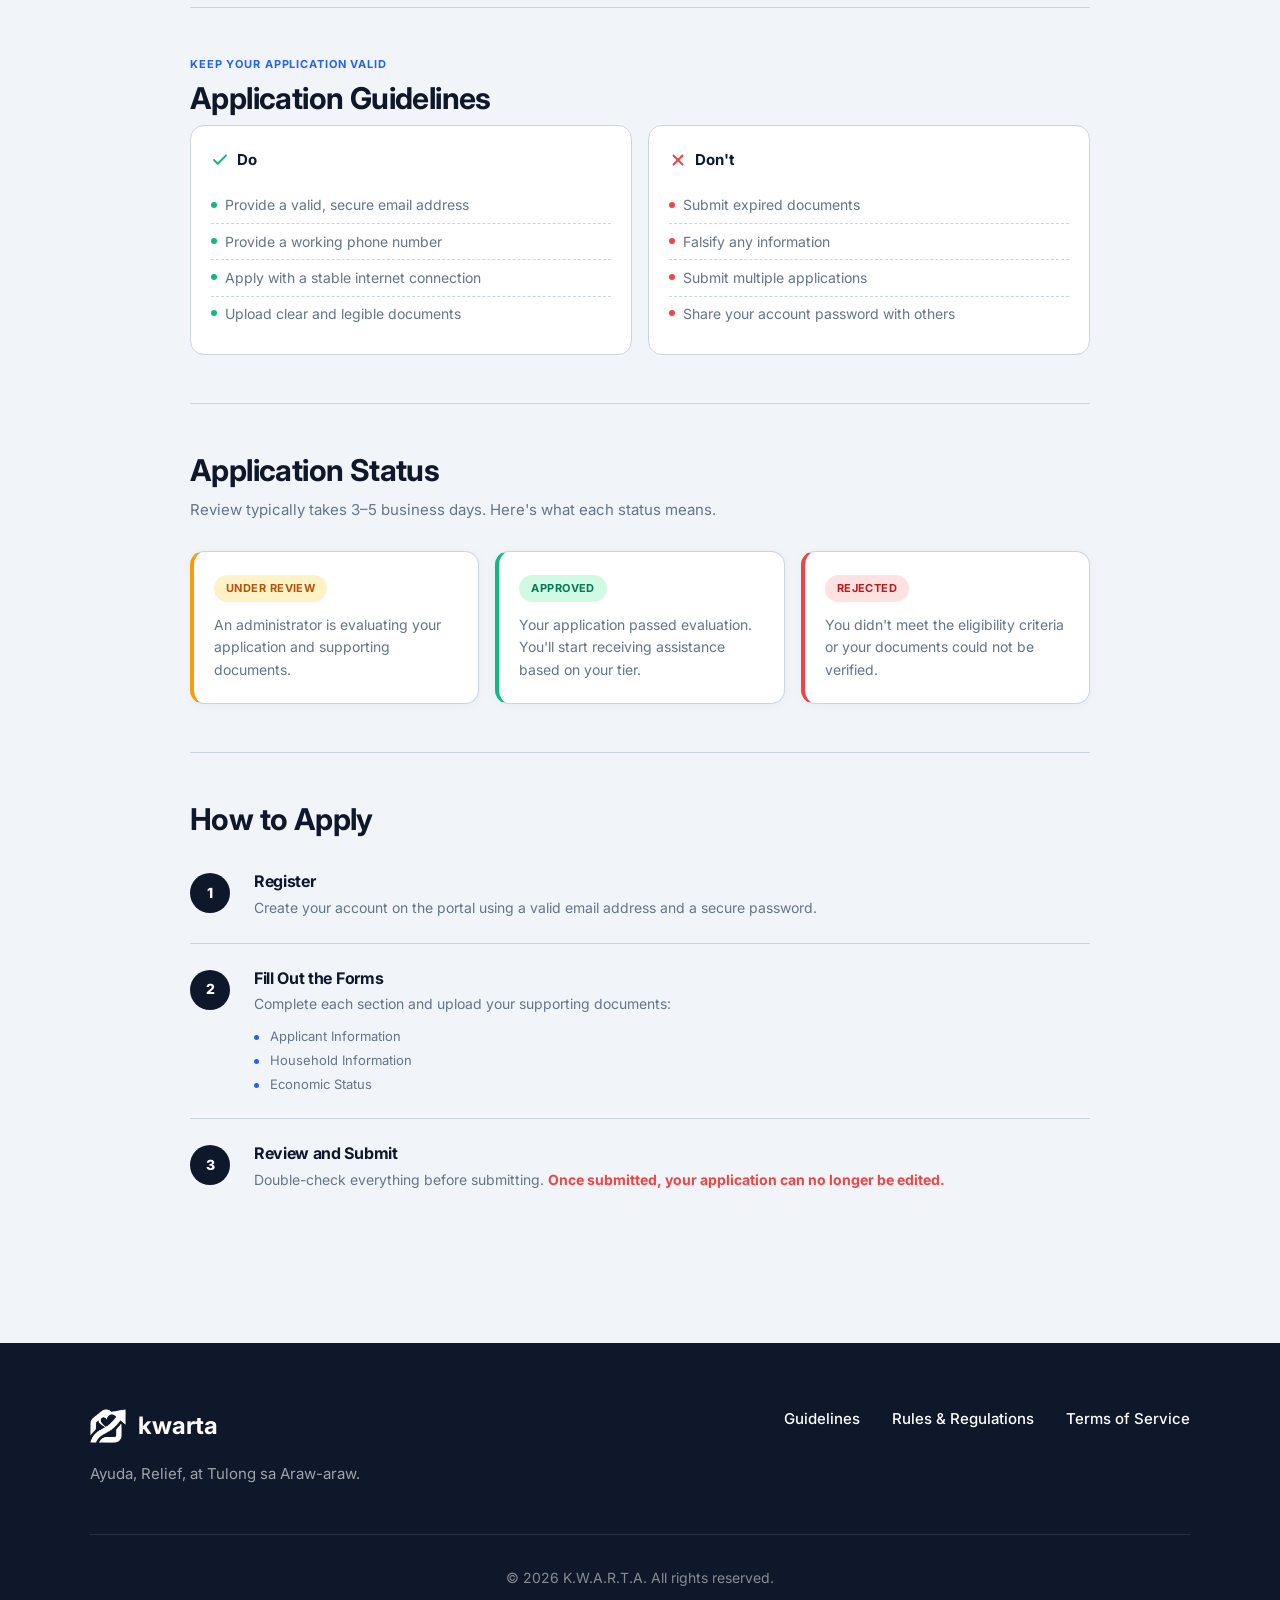
<file: guideline.html>
<!DOCTYPE html>
<html lang="en">
<head>
    <meta charset="UTF-8">
    <meta name="viewport" content="width=device-width, initial-scale=1.0">
    <title>KWARTA | Guidelines</title>
        <link rel="icon" type="image/png" href="Assets/Logo.png">
    <link rel="preconnect" href="https://fonts.googleapis.com">
    <link rel="preconnect" href="https://fonts.gstatic.com" crossorigin>
    <link href="https://fonts.googleapis.com/css2?family=Inter:wght@400;500;600;700;800&family=Poppins:wght@700&display=swap" rel="stylesheet">
    <link rel="stylesheet" href="css/global.css">
    <link rel="stylesheet" href="css/content.css">
</head>
<body>

    <div class="scroll-progress-container">
        <div class="scroll-progress-bar" id="scrollBar"></div>
    </div>

    <div class="navbar-wrapper">
        <header class="navbar">
            <div class="logo-container">
                <img src="Assets/Logo.png" alt="Kwarta Logo" class="logo-img">
                kwarta
            </div>
            <nav>
                <ul class="nav-menu">
                    <li class="nav-item"><a href="homepage.html">Home</a></li>
                    <li class="nav-item nav-has-dropdown">
                        <span class="nav-trigger">
                            Services
                            <svg class="nav-chevron" viewBox="0 0 24 24" fill="none" stroke="currentColor" stroke-width="2.5" stroke-linecap="round" stroke-linejoin="round"><polyline points="6 9 12 15 18 9"/></svg>
                        </span>
                        <div class="nav-dropdown">
                            <div class="nav-dropdown-card">
                                <a href="application.html" class="nav-apply-btn nav-dropdown-apply">Apply Now</a>
                                <div class="nav-dropdown-sep"></div>
                                <a href="guideline.html">Guidelines</a>
                                <a href="rules.html">Rules & Regulations</a>
                                <a href="terms.html">Terms of Service</a>
                            </div>
                        </div>
                    </li>
                    <li class="nav-item" id="nav-account-item"><!-- populated by auth.js --></li>
                </ul>
            </nav>
        </header>
    </div>

    <div class="main-wrapper">
        <main>

            <section class="page-hero">
                <h1>Guidelines</h1>
                <p>KWARTA gives monthly financial assistance to Filipino citizens who need it most. Read through the eligibility rules, assistance levels, and application steps below before starting your application.</p>
            </section>

            <!-- Eligibility -->
            <section id="eligibility" class="section">
                <h2>Eligibility Criteria</h2>
                <p class="section-intro">Every applicant must meet all three base requirements, plus belong to at least one category below.</p>

                <div class="card-grid">
                    <div class="card card--accent">
                        <div class="card-icon">🇵🇭</div>
                        <h3>Filipino Citizen</h3>
                        <p>You must hold Filipino citizenship.</p>
                    </div>
                    <div class="card card--accent">
                        <div class="card-icon">📍</div>
                        <h3>PH Resident</h3>
                        <p>You must currently reside in the Philippines.</p>
                    </div>
                    <div class="card card--accent">
                        <div class="card-icon">🪪</div>
                        <h3>Valid Government ID</h3>
                        <p>A current, unexpired government-issued ID is required.</p>
                    </div>
                </div>

                <div class="or-divider">Additional categories</div>

                <div class="card-grid">
                    <div class="card card--amber">
                        <div class="card-icon">💰</div>
                        <h3>Low Income Household</h3>
                        <p>No additional ID required beyond your valid government ID.</p>
                    </div>
                    <div class="card card--amber">
                        <div class="card-icon">🤝</div>
                        <h3>Solo Parent</h3>
                        <p>Must provide a valid <strong>Solo Parent ID</strong>.</p>
                    </div>
                    <div class="card card--amber">
                        <div class="card-icon">♿</div>
                        <h3>Person with Disability (PWD)</h3>
                        <p>Must provide a valid <strong>PWD ID</strong>.</p>
                    </div>
                </div>
            </section>

            <!-- Tiers -->
            <section id="tiers" class="section">
                <h2>Assistance Levels</h2>
                <p class="section-intro">Applications are scored on a 14-point scale. Your final score determines which tier you are placed in.</p>

                <div class="table-wrap">
                    <table class="data-table">
                        <thead>
                            <tr>
                                <th>Tier</th>
                                <th>Points</th>
                                <th>Score Range</th>
                                <th>Monthly Amount</th>
                                <th>Who It's For</th>
                            </tr>
                        </thead>
                        <tbody>
                            <tr>
                                <td><span class="cell-label">✅ Full Assistance</span></td>
                                <td>10–14</td>
                                <td><span class="range-bar"><span class="range-fill" style="left:71.43%;width:28.57%"></span></span></td>
                                <td><strong>₱10,000</strong></td>
                                <td>Highest financial vulnerability; meets or exceeds all core criteria.</td>
                            </tr>
                            <tr>
                                <td><span class="cell-label">✅ High Assistance</span></td>
                                <td>7–9</td>
                                <td><span class="range-bar"><span class="range-fill" style="left:50%;width:14.29%"></span></span></td>
                                <td><strong>₱7,500</strong></td>
                                <td>Significant financial hardship, but doesn't meet the maximum criteria.</td>
                            </tr>
                            <tr>
                                <td><span class="cell-label">✅ Moderate Assistance</span></td>
                                <td>4–6</td>
                                <td><span class="range-bar"><span class="range-fill" style="left:28.57%;width:14.29%"></span></span></td>
                                <td><strong>₱5,000</strong></td>
                                <td>Mid-level financial strain with some stable resources.</td>
                            </tr>
                            <tr>
                                <td><span class="cell-label">✅ Limited Assistance</span></td>
                                <td>1–3</td>
                                <td><span class="range-bar"><span class="range-fill" style="left:7.14%;width:14.29%"></span></span></td>
                                <td><strong>₱2,500</strong></td>
                                <td>Minor financial gap; acts as a safety net for small hardships.</td>
                            </tr>
                            <tr>
                                <td><span class="cell-label">❌ Not Eligible</span></td>
                                <td>0</td>
                                <td><span class="range-bar"><span class="range-fill" style="left:0%;width:3%"></span></span></td>
                                <td><strong>₱0</strong></td>
                                <td>Did not meet the minimum threshold for assistance.</td>
                            </tr>
                        </tbody>
                    </table>
                </div>
            </section>

            <!-- Do / Don't -->
            <section id="rules" class="section">
                <span class="section-eyebrow">Keep Your Application Valid</span>
                <h2>Application Guidelines</h2>

                <div class="rules-grid">
                    <div class="rules-col rules-col--do">
                        <div class="rules-col-title">
                            <svg width="18" height="18" viewBox="0 0 24 24" fill="none" stroke="#10b981" stroke-width="2.5" stroke-linecap="round" stroke-linejoin="round"><polyline points="20 6 9 17 4 12"/></svg>
                            Do
                        </div>
                        <ul>
                            <li>Provide a valid, secure email address</li>
                            <li>Provide a working phone number</li>
                            <li>Apply with a stable internet connection</li>
                            <li>Upload clear and legible documents</li>
                        </ul>
                    </div>
                    <div class="rules-col rules-col--dont">
                        <div class="rules-col-title">
                            <svg width="18" height="18" viewBox="0 0 24 24" fill="none" stroke="#ef4444" stroke-width="2.5" stroke-linecap="round" stroke-linejoin="round"><line x1="18" y1="6" x2="6" y2="18"/><line x1="6" y1="6" x2="18" y2="18"/></svg>
                            Don't
                        </div>
                        <ul>
                            <li>Submit expired documents</li>
                            <li>Falsify any information</li>
                            <li>Submit multiple applications</li>
                            <li>Share your account password with others</li>
                        </ul>
                    </div>
                </div>
            </section>

            <!-- Status -->
            <section id="status" class="section">
                <h2>Application Status</h2>
                <p class="section-intro">Review typically takes 3–5 business days. Here's what each status means.</p>

                <div class="card-grid">
                    <div class="card card--amber">
                        <span class="chip chip--amber">Under Review</span>
                        <p style="margin-top:0.75rem">An administrator is evaluating your application and supporting documents.</p>
                    </div>
                    <div class="card card--green">
                        <span class="chip chip--green">Approved</span>
                        <p style="margin-top:0.75rem">Your application passed evaluation. You'll start receiving assistance based on your tier.</p>
                    </div>
                    <div class="card card--red">
                        <span class="chip chip--red">Rejected</span>
                        <p style="margin-top:0.75rem">You didn't meet the eligibility criteria or your documents could not be verified.</p>
                    </div>
                </div>
            </section>

            <!-- How to Apply -->
            <section id="apply" class="section">
                <h2>How to Apply</h2>

                <ol class="steps-list">
                    <li class="step-item">
                        <span class="step-num">1</span>
                        <div class="step-body">
                            <h3>Register</h3>
                            <p>Create your account on the portal using a valid email address and a secure password.</p>
                        </div>
                    </li>
                    <li class="step-item">
                        <span class="step-num">2</span>
                        <div class="step-body">
                            <h3>Fill Out the Forms</h3>
                            <p>Complete each section and upload your supporting documents:</p>
                            <ul class="step-sublist">
                                <li>Applicant Information</li>
                                <li>Household Information</li>
                                <li>Economic Status</li>
                            </ul>
                        </div>
                    </li>
                    <li class="step-item">
                        <span class="step-num">3</span>
                        <div class="step-body">
                            <h3>Review and Submit</h3>
                            <p>Double-check everything before submitting. <strong style="color:var(--required-color)">Once submitted, your application can no longer be edited.</strong></p>
                        </div>
                    </li>
                </ol>
            </section>

        </main>
    </div>

    <!-- ── Global Footer ─────────────────────────────────────────── -->
    <footer class="global-footer">
        <div class="footer-content">
            <div class="footer-brand">
                <div class="footer-logo">
                    <img src="Assets/Logo.png" alt="KWARTA Logo">
                    <span>kwarta</span>
                </div>
                <p>Ayuda, Relief, at Tulong sa Araw-araw.</p>
            </div>
            <div class="footer-links">
                <a href="guideline.html">Guidelines</a>
                <a href="rules.html">Rules & Regulations</a>
                <a href="terms.html">Terms of Service</a>
            </div>
        </div>
        <div class="footer-bottom">
            <p>&copy; 2026 K.W.A.R.T.A. All rights reserved.</p>
        </div>
    </footer>

    <script src="js/auth.js" defer></script>
</body>
</html>
</file>
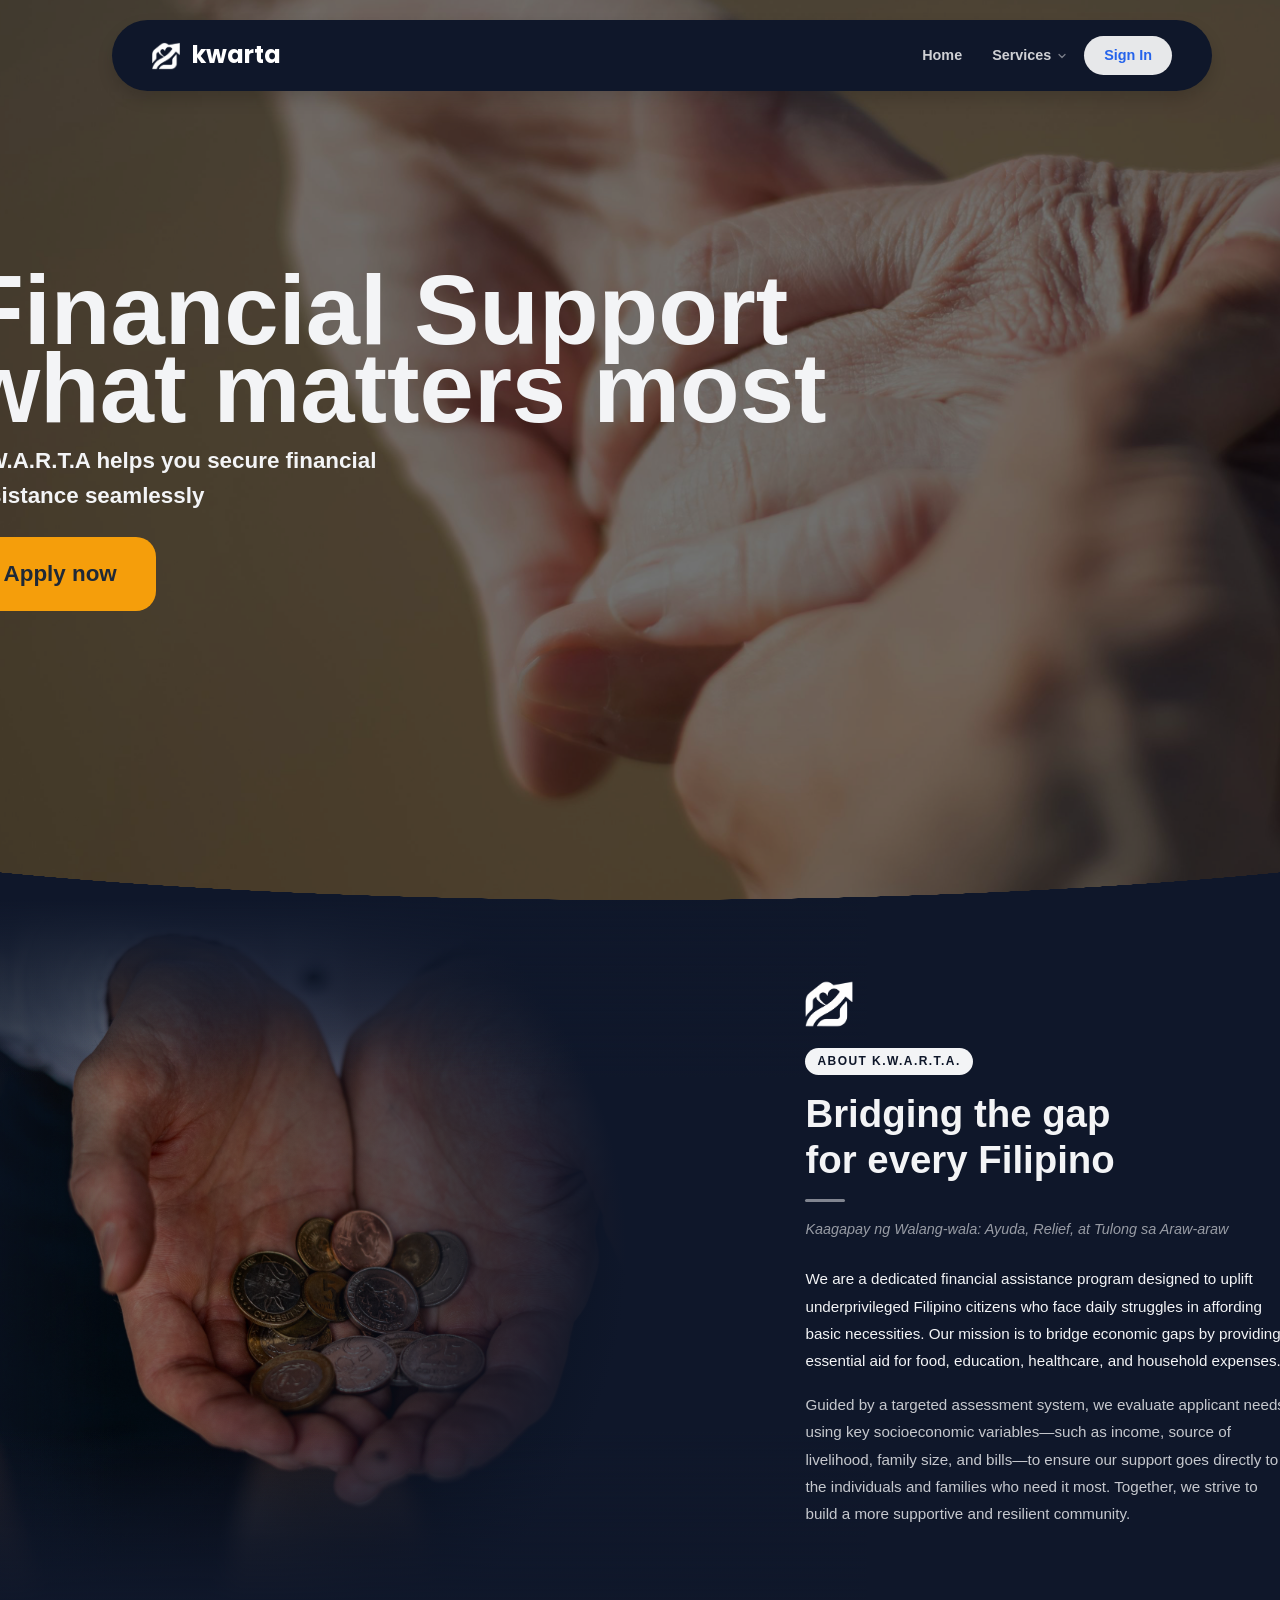
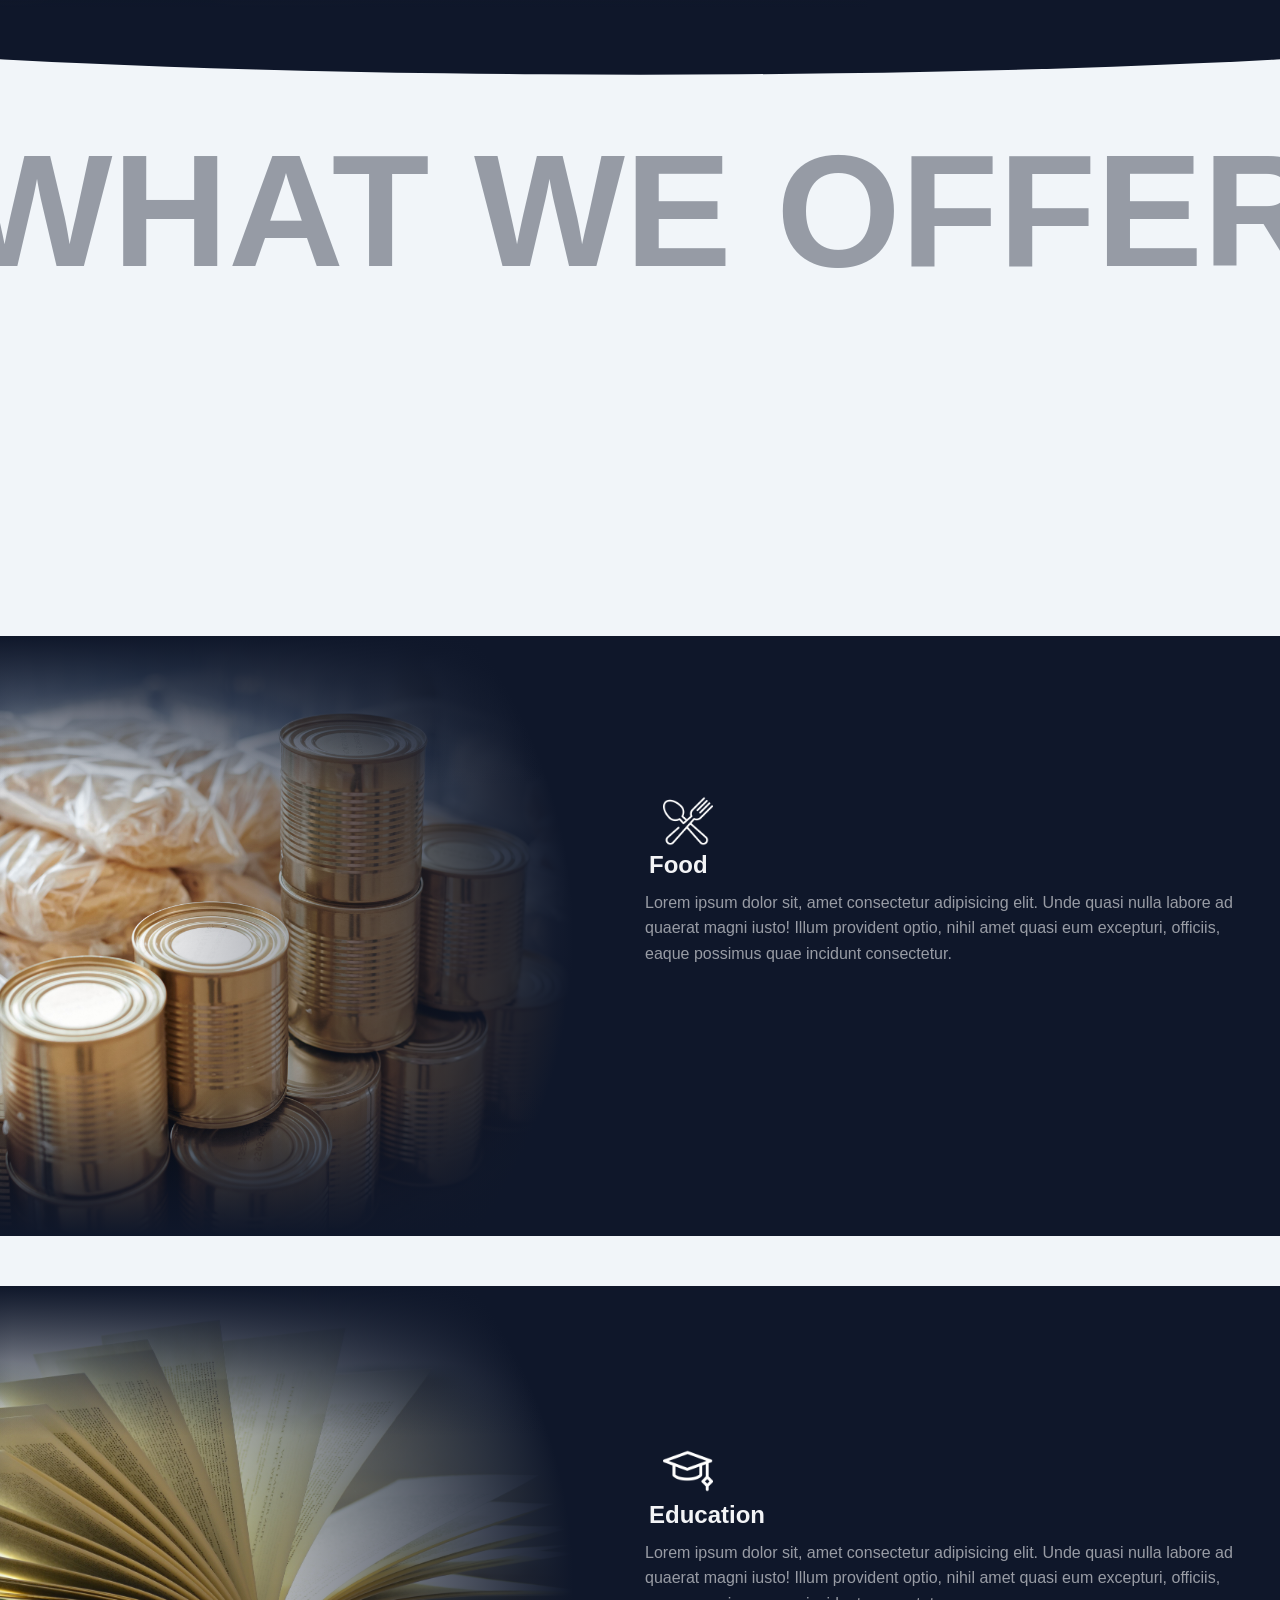
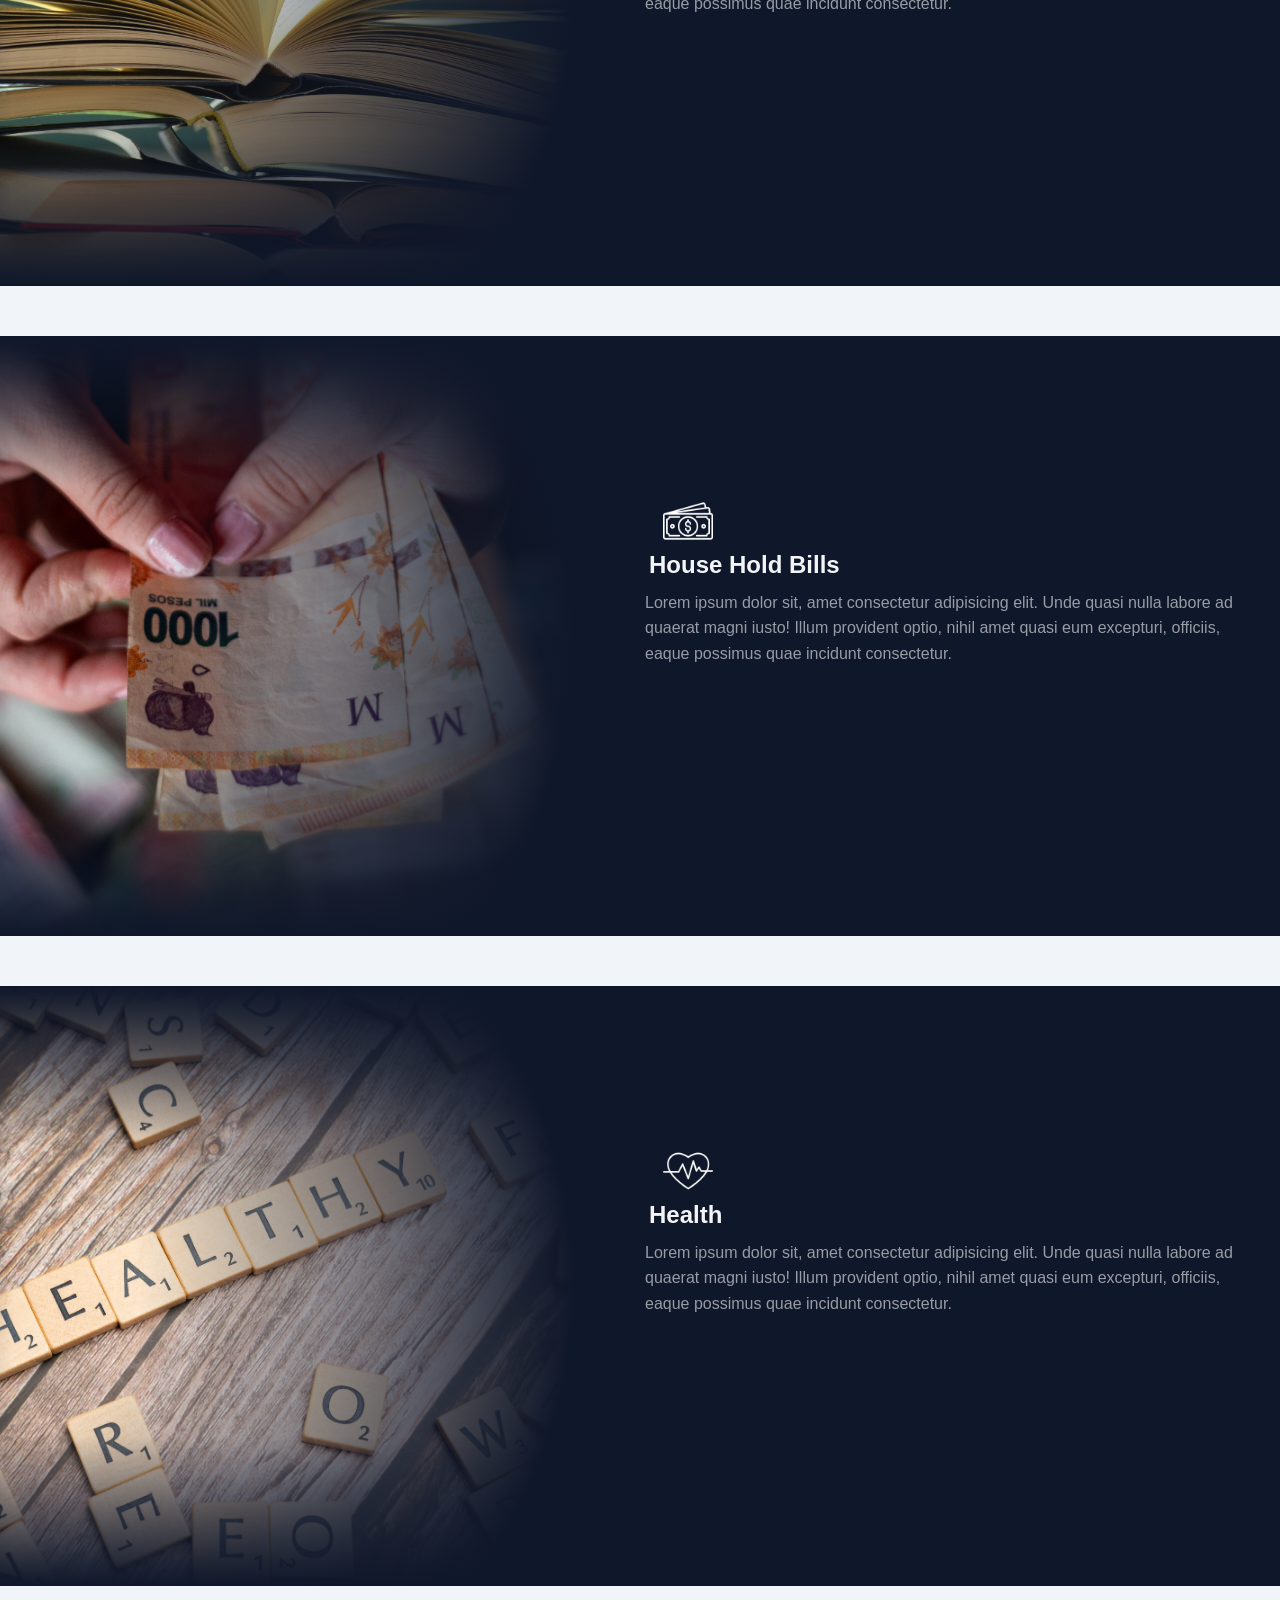
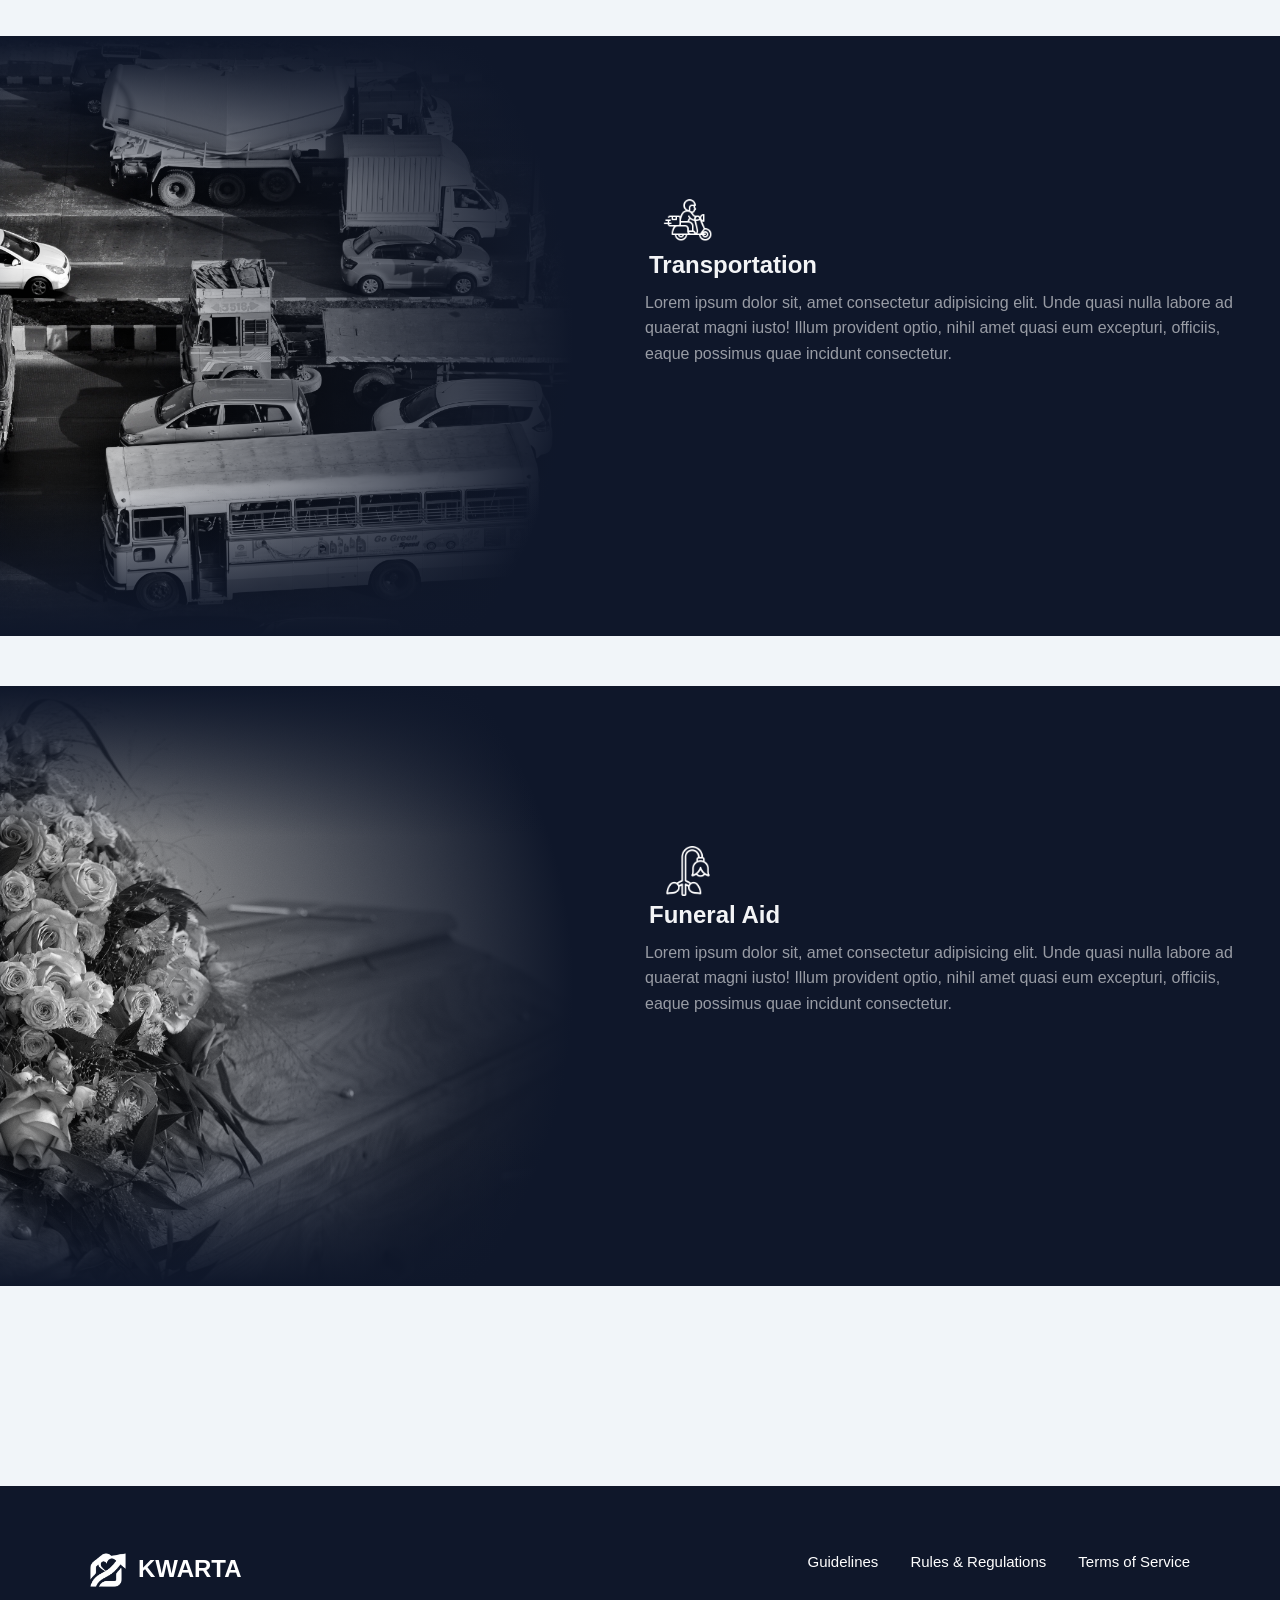
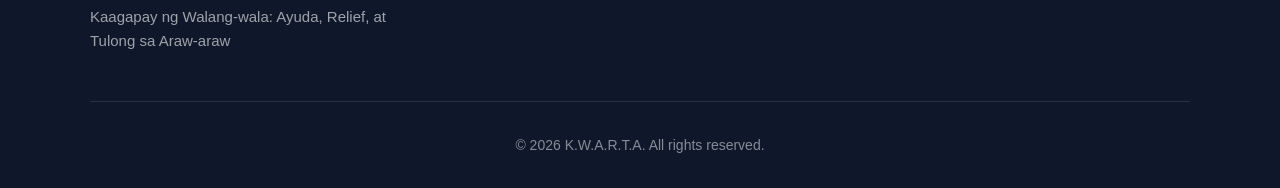
<file: homepage.html>
<!DOCTYPE html>
<html lang="en">

<head>
    <meta charset="UTF-8">
    <meta name="viewport" content="width=device-width, initial-scale=1.0">

    <link rel="preconnect" href="https://fonts.googleapis.com">
    <link rel="preconnect" href="https://fonts.gstatic.com" crossorigin>
    <link
        href="https://fonts.googleapis.com/css2?family=Montserrat:ital,wght@0,100..900;1,100..900&family=Poppins:ital,wght@0,100;0,200;0,300;0,400;0,500;0,600;0,700;0,800;0,900;1,100;1,200;1,300;1,400;1,500;1,600;1,700;1,800;1,900&family=Roboto:ital,wght@0,100..900;1,100..900&display=swap"
        rel="stylesheet">

    <title>KWARTAAAAAAAAAAAAAAA!!</title>
    <link rel="stylesheet" href="css/homePageStyle.css">
    <link rel="stylesheet" href="css/global.css">
</head>

<body>
    
    <main>
        <div style="z-index: 10000;" class="scroll-progress-container">
        <div class="scroll-progress-bar" id="scrollBar"></div>
    </div>
     <div id="waduhil" class="navbar-wrapper1">
        <header class="navbar">
            <div class="logo-container">
                <img src="Assets/Logo.png" alt="Kwarta Logo" class="logo-img">
                kwarta
            </div>
            <nav>
                  <ul class="nav-menu">
                    <li class="nav-item"><a href="homepage.html">Home</a></li>
                    <li class="nav-item nav-has-dropdown">
                        <span class="nav-trigger">
                            Services
                            <svg class="nav-chevron" viewBox="0 0 24 24" fill="none" stroke="currentColor" stroke-width="2.5" stroke-linecap="round" stroke-linejoin="round"><polyline points="6 9 12 15 18 9"/></svg>
                        </span>
                        <div class="nav-dropdown">
                            <div class="nav-dropdown-card">
                                <a href="application.html" class="nav-apply-btn nav-dropdown-apply">Apply Now</a>
                                <div class="nav-dropdown-sep"></div>
                                <a href="guideline.html">Guidelines</a>
                                <a href="rules.html">Rules & Regulations</a>
                                <a href="terms.html">Terms of Service</a>
                            </div>
                        </div>
                    </li>
                    <li class="nav-item" id="nav-account-item"><!-- populated by auth.js --></li>
                </ul>
            </nav>
        </header>
    </div>


        <section class="hero">
           
            <img src="Assets/handhero.jpg" alt="Financial Support">
            <div class="hero-text">
                <h1>Financial Support<br> what matters most</h1>
                <h5>K.W.A.R.T.A helps you secure financial<br>assistance seamlessly </h5>
                <a href="signup.html" class="HPsignup-btn">Apply now</a>
                <!--  make this a button link to signup html-->
            </div>
            <div class="curved-edge"></div>

        </section>

        <section id="heroSec" class="about">
            <div class="aboutImgCont">
                <img class="imgAbout" src="Assets/images/aboutImage.jpg">
            </div>

            <div class="aboutTextContainer">
                <img src="Assets/Logo.png">
                <span class="aboutBilog">About K.W.A.R.T.A.</span>
                <h2>Bridging the gap<br>for every Filipino</h2>
                <div class="about-divider"></div>
                <h3>Kaagapay ng Walang-wala: Ayuda, Relief, at Tulong sa Araw-araw</h3>
                <div class="aboutP">
                    <p>We are a dedicated financial assistance program designed to uplift underprivileged Filipino
                        citizens who face daily struggles in affording basic necessities. Our mission is to bridge
                        economic gaps by providing essential aid for food, education, healthcare, and household
                        expenses.</p>
                    <p>Guided by a targeted assessment system, we evaluate applicant needs using key socioeconomic
                        variables—such as income, source of livelihood, family size, and bills—to ensure our support
                        goes directly to the individuals and families who need it most. Together, we strive to build a
                        more supportive and resilient community.</p>
                </div>
            </div>
        </section>
        <div class="rounded-edge"></div>
        <section id="servicesSec" class="services">

            <div class="serviceText">
                <p>WHAT WE OFFER</p>
                <h4>We deliver dependable financial solutions tailored for those navigating critical needs. Our
                    specialized support includes:</h4>
            </div>

            <div class="serviceGrid">
                <div class="food">
                    <div class="food-left">
                        <img src="Assets/images/bigFood.jpg" alt="">
                    </div>

                    <div class="food-right">
                        <img src="Assets/images/food.png" alt="food logo">
                        <h1>Food</h1>
                        <p>Lorem ipsum dolor sit, amet consectetur adipisicing elit. Unde quasi nulla labore ad quaerat magni iusto! Illum provident optio, nihil amet quasi eum excepturi, officiis, eaque possimus quae incidunt consectetur.</p>
                    </div>
                </div>

                <div class="education">
                    <div class="education-left">
                        <img src="Assets/images/edubooks.jpg" alt="">
                    </div>

                    <div class="education-right">
                        <img src="Assets/images/education.png" alt="food logo">
                        <h1>Education</h1>
                        <p>Lorem ipsum dolor sit, amet consectetur adipisicing elit. Unde quasi nulla labore ad quaerat magni iusto! Illum provident optio, nihil amet quasi eum excepturi, officiis, eaque possimus quae incidunt consectetur.</p>
                    </div>
                </div>

                <div class="HHbills">
                    <div class="HHbills-left">
                        <img src="Assets/images/Bills.jpg" alt="">
                    </div>

                    <div class="HHbills-right">
                        <img src="Assets/images/HHbills.png" alt="food logo">
                        <h1>House Hold Bills</h1>
                        <p>Lorem ipsum dolor sit, amet consectetur adipisicing elit. Unde quasi nulla labore ad quaerat magni iusto! Illum provident optio, nihil amet quasi eum excepturi, officiis, eaque possimus quae incidunt consectetur.</p>
                    </div>
                </div>

                <div class="health">
                    <div class="health-left">
                        <img src="Assets/images/helt.jpg" alt="">
                    </div>

                    <div class="health-right">
                        <img src="Assets/images/health.png" alt="food logo">
                        <h1>Health</h1>
                        <p>Lorem ipsum dolor sit, amet consectetur adipisicing elit. Unde quasi nulla labore ad quaerat magni iusto! Illum provident optio, nihil amet quasi eum excepturi, officiis, eaque possimus quae incidunt consectetur.</p>
                    </div>
                </div>
                <div class="transpo">
                    <div class="transpo-left">
                        <img src="Assets/images/transport.jpg" alt="">
                    </div>

                    <div class="transpo-right">
                        <img src="Assets/images/transpo.png" alt="food logo">
                        <h1>Transportation</h1>
                        <p>Lorem ipsum dolor sit, amet consectetur adipisicing elit. Unde quasi nulla labore ad quaerat magni iusto! Illum provident optio, nihil amet quasi eum excepturi, officiis, eaque possimus quae incidunt consectetur.</p>
                    </div>
                </div>

                <div class="funeral">
                    <div class="funeral-left">
                        <img src="Assets/images/funerall.jpg" alt="">
                    </div>

                    <div class="funeral-right">
                        <img src="Assets/images/funeral.png" alt="food logo">
                        <h1>Funeral Aid</h1>
                        <p>Lorem ipsum dolor sit, amet consectetur adipisicing elit. Unde quasi nulla labore ad quaerat magni iusto! Illum provident optio, nihil amet quasi eum excepturi, officiis, eaque possimus quae incidunt consectetur.</p>
                    </div>
                </div>
            </div>
        </section>
    </main>
    <footer class="global-footer">
        <div class="footer-content">
            <div class="footer-brand">
                <div class="footer-logo">
                    <img src="Assets/Logo.png" alt="KWARTA Logo">
                    <span>KWARTA</span>
                </div>
                <p>Kaagapay ng Walang-wala: Ayuda, Relief, at Tulong sa Araw-araw</p>
            </div>
            <div class="footer-links">
                <a href="guideline.html">Guidelines</a>
                <a href="rules.html">Rules & Regulations</a>
                <a href="terms.html">Terms of Service</a>
            </div>
        </div>
        <div class="footer-bottom">
            <p>&copy; 2026 K.W.A.R.T.A. All rights reserved.</p>
        </div>
    </footer>

<script src="js/auth.js" defer></script>
</body>

</html>
</file>
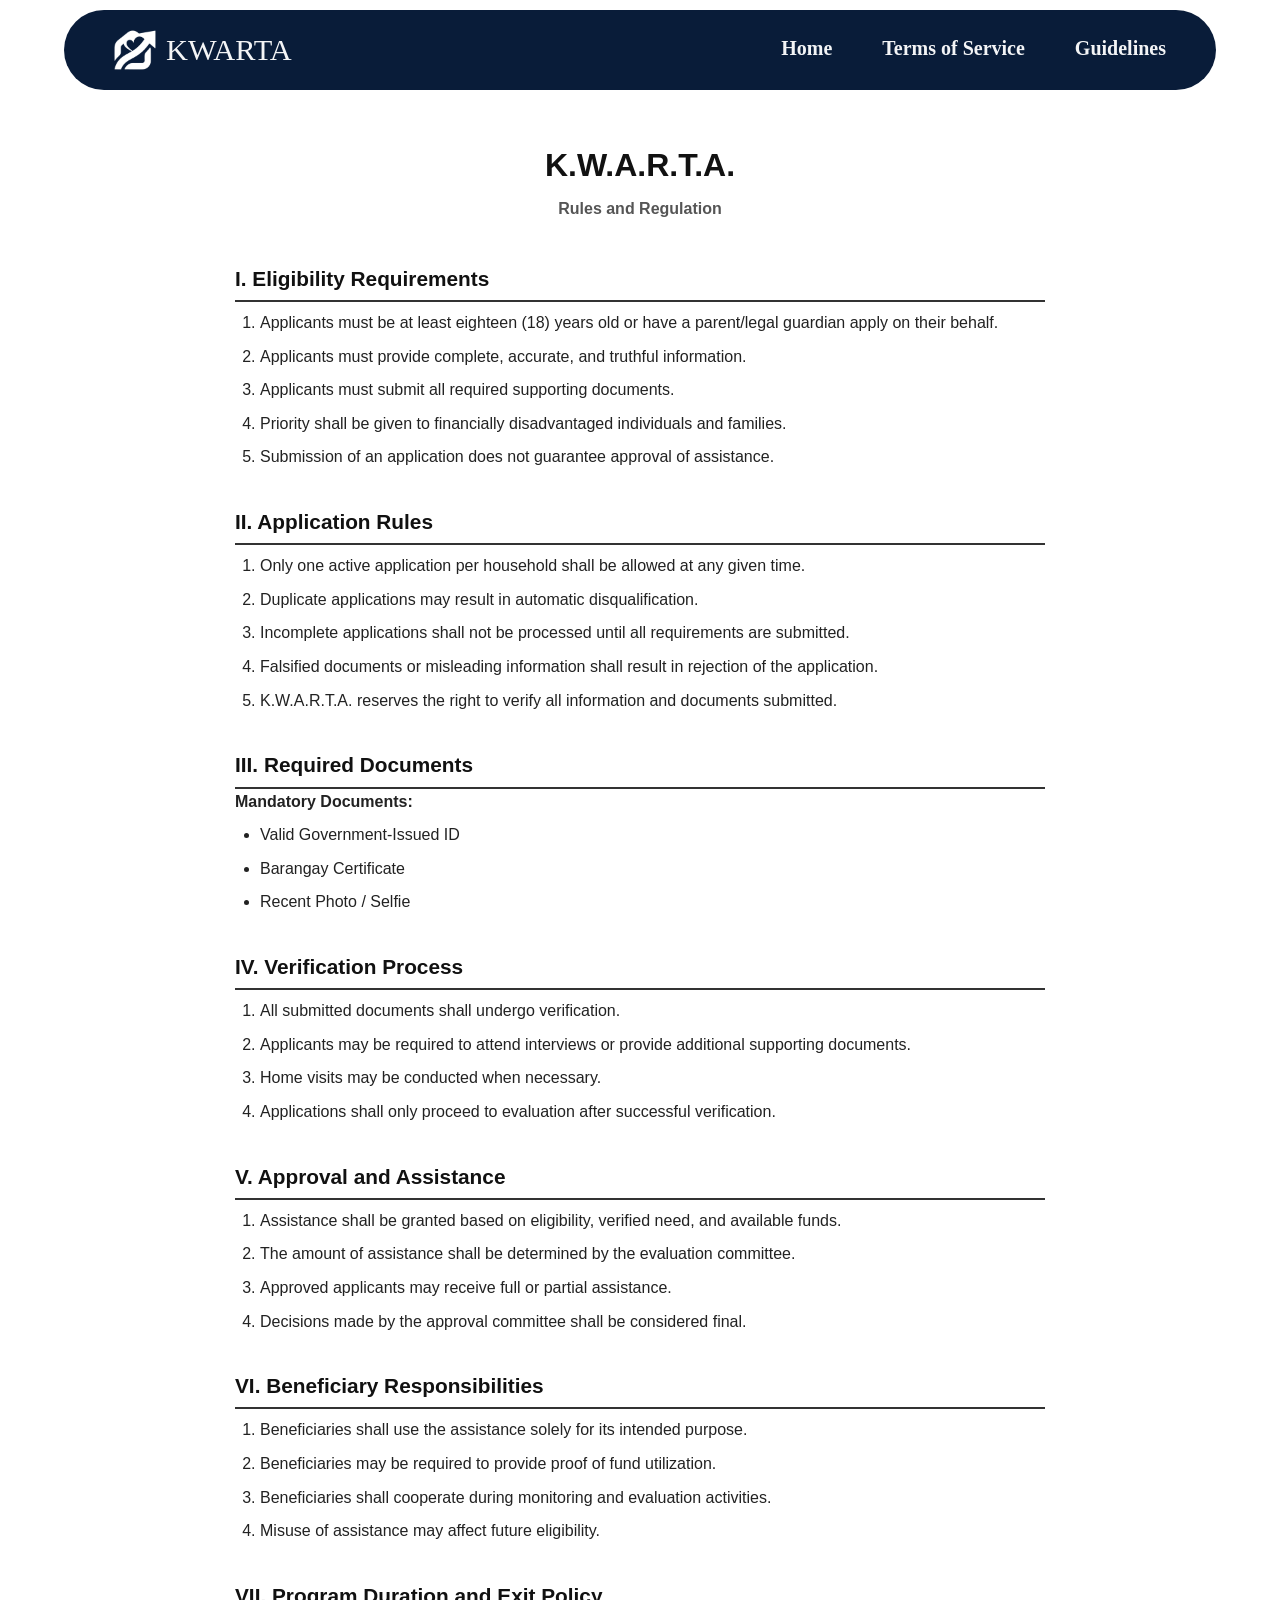
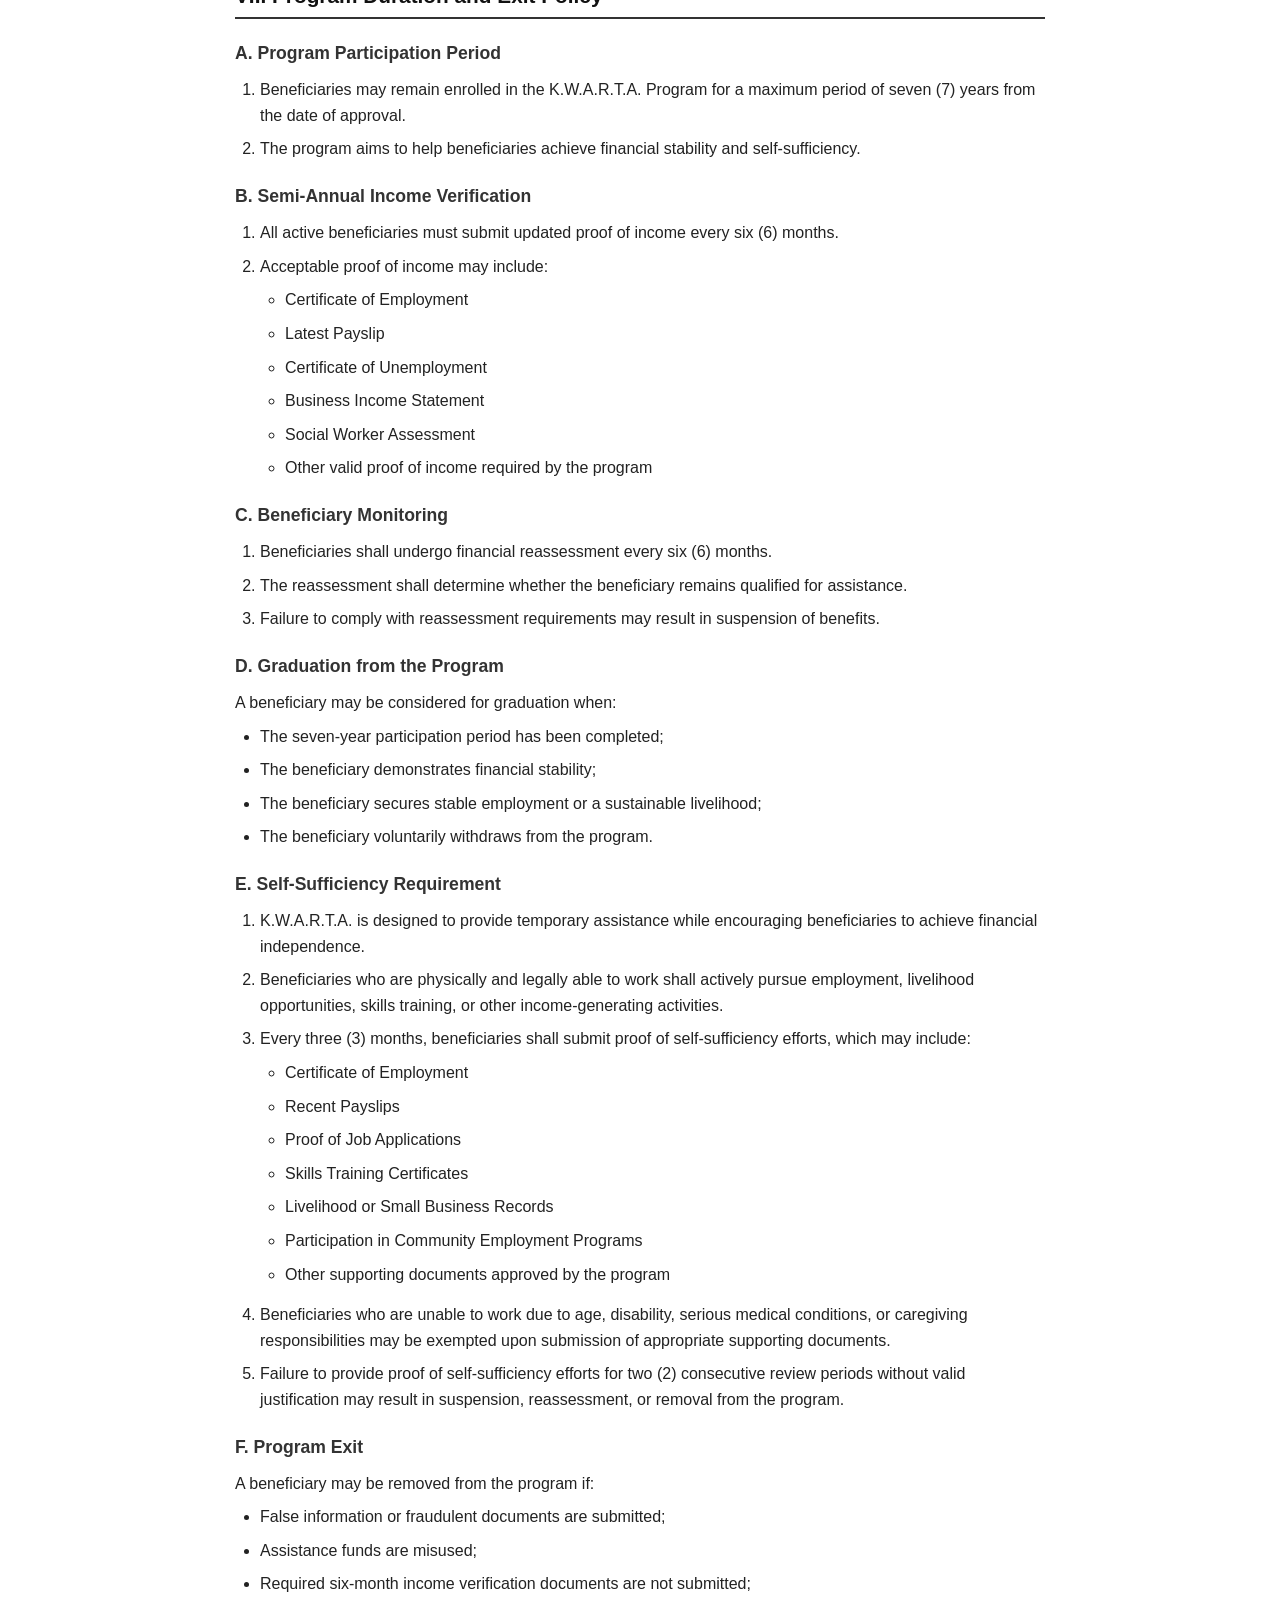
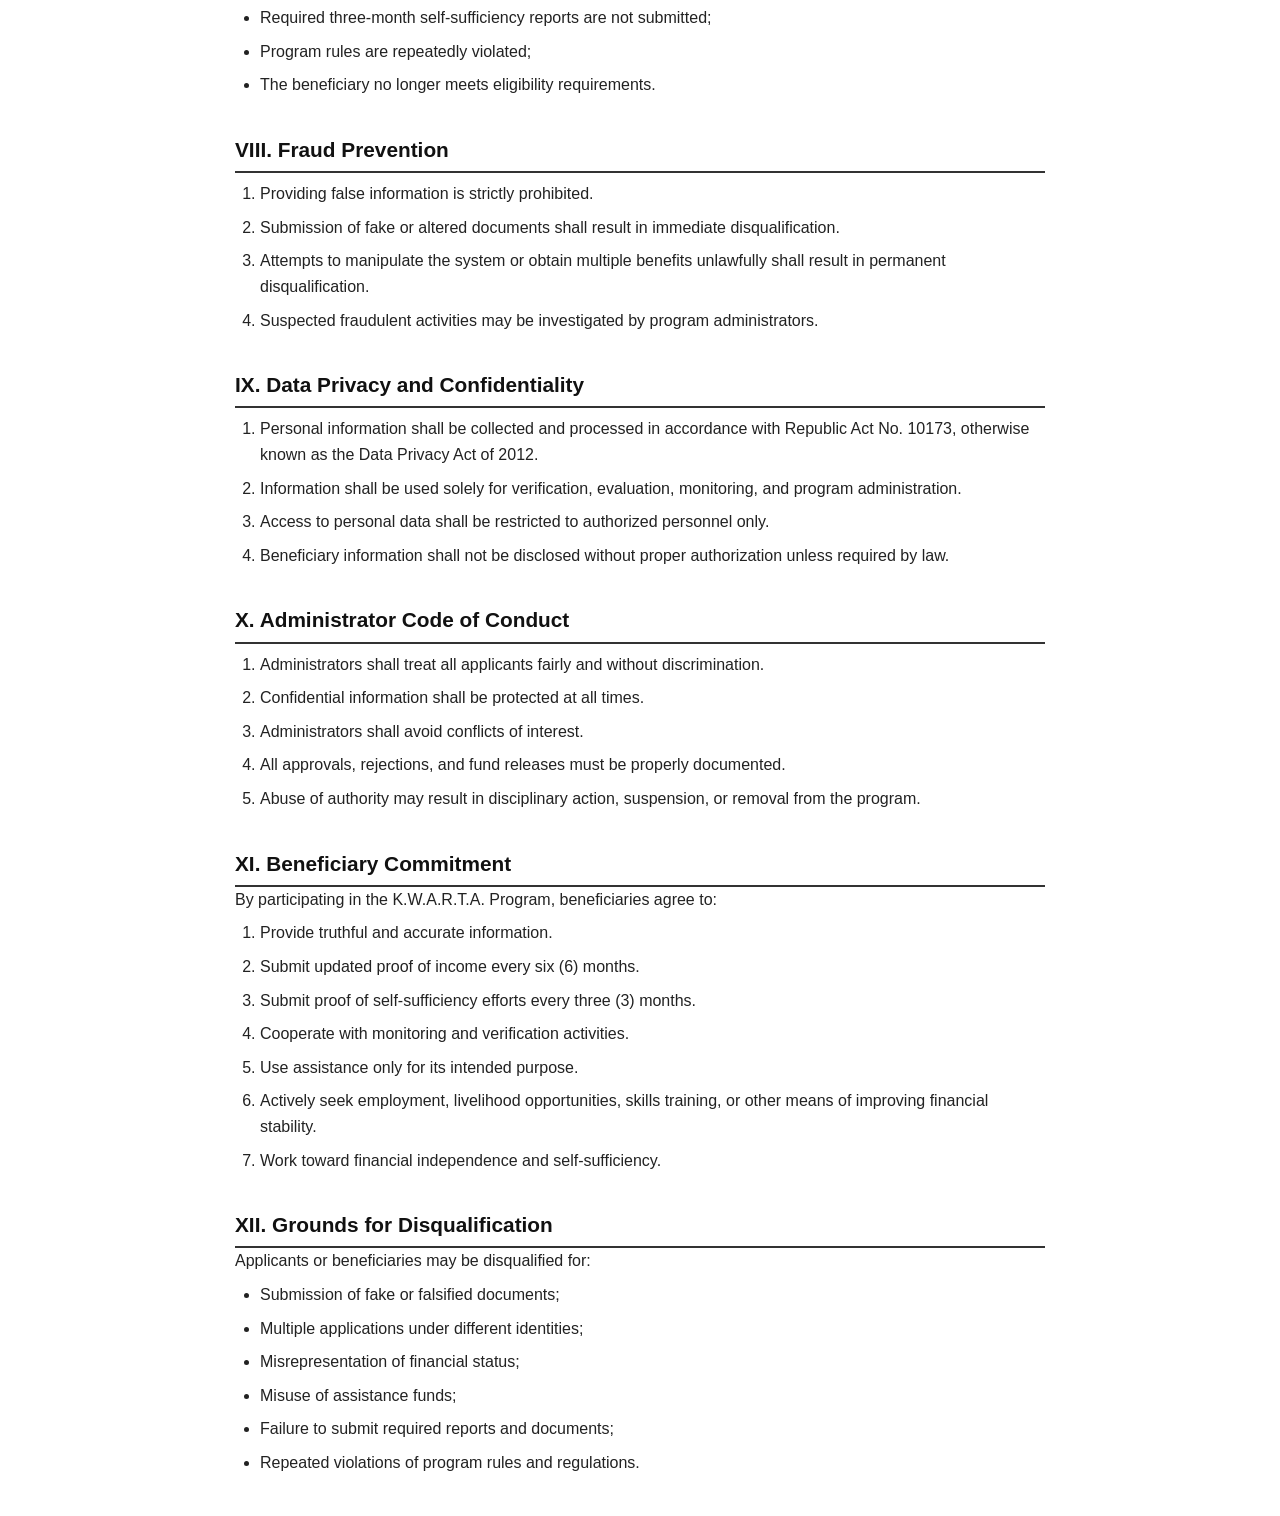
<file: rules.html>
<!DOCTYPE html>
<html lang="en">
<head>
  <meta charset="UTF-8">
  <meta name="viewport" content="width=device-width, initial-scale=1.0">
  <title>K.W.A.R.T.A. - Program Guidelines & Policies</title>
  <style>
    * {
    margin: 0;
    padding: 0;
    box-sizing: border-box;
}


    :root {
  --primaryColor: #091c39;
  --secondaryColor: #1E40AF;
  --accentColor: #F59E0B;
  --lightNeutral: #F3F4F6;
  --darkNeutral: #1F2937;

  --mainText: "Monstserrat", sans-serif;
  --subText: "Roboto", Arial, sans-serif;
  --logoText: "Poppins", Arial, sans-serif;
}



    main{
        /* display: flex; */
        /* flex-direction: column; */
        /* justify-content: center; */
        align-items: center;
      font-family: Arial, sans-serif;
      line-height: 1.6;
      max-width: 850px;
      margin: 40px auto;
      padding: 0 20px;
      color: #222;
    }
    h1 {
      text-align: center;
      color: #111;
      margin-bottom: 5px;
    }
    .subtitle {
      text-align: center;
      font-weight: bold;
      color: #555;
      margin-bottom: 40px;
    }
    h2 {
      border-bottom: 2px solid #333;
      padding-bottom: 5px;
      margin-top: 35px;
      font-size: 1.3rem;
      color: #111;
    }
    h3 {
      font-size: 1.1rem;
      margin-top: 20px;
      margin-bottom: 10px;
      color: #333;
    }
    ol, ul {
      padding-left: 25px;
      margin-top: 8px;
      margin-bottom: 15px;
    }
    li {
      margin-bottom: 8px;
    }
    .bold-lead {
      font-weight: bold;
    }
    .disclaimer-box {
      background-color: #f9f9f9;
      border-left: 4px solid #333;
      padding: 15px;
      margin-top: 40px;
      font-style: italic;
    }

    header {
  /* position: absolute; */
  /* transform: translateX(-50%); */
  /* position: fixed; */
  display: flex;
  justify-content: center;
  align-items: center;
  height: 100px;
  width: 100%;
  background-color: transparent;
  /* box-shadow: 0px 4px 10px rgba(0, 0, 0, 0.3); */
  z-index: 10;
}

header nav {
  display: flex;
  padding: 10px 50px;
  width: 90%;
  height: 80%;
  border-radius: 70px;
  justify-content: space-between;
  background-color: var(--primaryColor);
}

.HPlogo {
  display: flex;
  align-items: center;
  font-size: 1.9rem;
  gap: 10px;
  color: var(--lightNeutral);
}

.HPlogo img {
  height: 70%;
  width: 70%;
}

.nav-link {
  display: flex;
  font-size: 20px;
  font-weight: 700;
    transform: translateY(10%);
  align-items: center;
  font-weight: 700;
}

.nav-link ul {
  display: flex;
  gap: 50px;
}

.nav-link li {
  list-style: none;
}

.nav-link a {
  text-decoration: none;
  color: var(--lightNeutral);
  /* color:white; */
}




  </style>
</head>
<body>
    <header>
        <nav>
            <div class="HPlogo">
                <img class="logo-img" src="images/logo.png" alt="K.W.A.R.T.A. Logo">
                <p>KWARTA</p>
            </div>
            <div class="nav-link">
                <ul>
                    <li><a href="homepage.html">Home</a></li>
                    <li><a href="termsOfService.html">Terms of Service</a></li>
                    <!-- <li><a href="#">Guidelines</a></li> -->
                    <li><a href="guideline.html">Guidelines</a></li>
                </ul>
            </div>
        </nav>
    </header>




<main>

<h1>K.W.A.R.T.A.</h1>
  <div class="subtitle">Rules and Regulation</div>

  <!-- SECTION I -->
  <h2>I. Eligibility Requirements</h2>
  <ol>
    <li>Applicants must be at least eighteen (18) years old or have a parent/legal guardian apply on their behalf.</li>
    <li>Applicants must provide complete, accurate, and truthful information.</li>
    <li>Applicants must submit all required supporting documents.</li>
    <li>Priority shall be given to financially disadvantaged individuals and families.</li>
    <li>Submission of an application does not guarantee approval of assistance.</li>
  </ol>

  <!-- SECTION II -->
  <h2>II. Application Rules</h2>
  <ol>
    <li>Only one active application per household shall be allowed at any given time.</li>
    <li>Duplicate applications may result in automatic disqualification.</li>
    <li>Incomplete applications shall not be processed until all requirements are submitted.</li>
    <li>Falsified documents or misleading information shall result in rejection of the application.</li>
    <li>K.W.A.R.T.A. reserves the right to verify all information and documents submitted.</li>
  </ol>

  <!-- SECTION III -->
  <h2>III. Required Documents</h2>
  <p class="bold-lead">Mandatory Documents:</p>
  <ul>
    <li>Valid Government-Issued ID</li>
    <li>Barangay Certificate</li>
    <li>Recent Photo / Selfie</li>
  </ul>

  <!-- SECTION IV -->
  <h2>IV. Verification Process</h2>
  <ol>
    <li>All submitted documents shall undergo verification.</li>
    <li>Applicants may be required to attend interviews or provide additional supporting documents.</li>
    <li>Home visits may be conducted when necessary.</li>
    <li>Applications shall only proceed to evaluation after successful verification.</li>
  </ol>

  <!-- SECTION V -->
  <h2>V. Approval and Assistance</h2>
  <ol>
    <li>Assistance shall be granted based on eligibility, verified need, and available funds.</li>
    <li>The amount of assistance shall be determined by the evaluation committee.</li>
    <li>Approved applicants may receive full or partial assistance.</li>
    <li>Decisions made by the approval committee shall be considered final.</li>
  </ol>

  <!-- SECTION VI -->
  <h2>VI. Beneficiary Responsibilities</h2>
  <ol>
    <li>Beneficiaries shall use the assistance solely for its intended purpose.</li>
    <li>Beneficiaries may be required to provide proof of fund utilization.</li>
    <li>Beneficiaries shall cooperate during monitoring and evaluation activities.</li>
    <li>Misuse of assistance may affect future eligibility.</li>
  </ol>

  <!-- SECTION VII -->
  <h2>VII. Program Duration and Exit Policy</h2>
  
  <h3>A. Program Participation Period</h3>
  <ol>
    <li>Beneficiaries may remain enrolled in the K.W.A.R.T.A. Program for a maximum period of seven (7) years from the date of approval.</li>
    <li>The program aims to help beneficiaries achieve financial stability and self-sufficiency.</li>
  </ol>

  <h3>B. Semi-Annual Income Verification</h3>
  <ol>
    <li>All active beneficiaries must submit updated proof of income every six (6) months.</li>
    <li>Acceptable proof of income may include:
      <ul>
        <li>Certificate of Employment</li>
        <li>Latest Payslip</li>
        <li>Certificate of Unemployment</li>
        <li>Business Income Statement</li>
        <li>Social Worker Assessment</li>
        <li>Other valid proof of income required by the program</li>
      </ul>
    </li>
  </ol>

  <h3>C. Beneficiary Monitoring</h3>
  <ol>
    <li>Beneficiaries shall undergo financial reassessment every six (6) months.</li>
    <li>The reassessment shall determine whether the beneficiary remains qualified for assistance.</li>
    <li>Failure to comply with reassessment requirements may result in suspension of benefits.</li>
  </ol>

  <h3>D. Graduation from the Program</h3>
  <p>A beneficiary may be considered for graduation when:</p>
  <ul>
    <li>The seven-year participation period has been completed;</li>
    <li>The beneficiary demonstrates financial stability;</li>
    <li>The beneficiary secures stable employment or a sustainable livelihood;</li>
    <li>The beneficiary voluntarily withdraws from the program.</li>
  </ul>

  <h3>E. Self-Sufficiency Requirement</h3>
  <ol>
    <li>K.W.A.R.T.A. is designed to provide temporary assistance while encouraging beneficiaries to achieve financial independence.</li>
    <li>Beneficiaries who are physically and legally able to work shall actively pursue employment, livelihood opportunities, skills training, or other income-generating activities.</li>
    <li>Every three (3) months, beneficiaries shall submit proof of self-sufficiency efforts, which may include:
      <ul>
        <li>Certificate of Employment</li>
        <li>Recent Payslips</li>
        <li>Proof of Job Applications</li>
        <li>Skills Training Certificates</li>
        <li>Livelihood or Small Business Records</li>
        <li>Participation in Community Employment Programs</li>
        <li>Other supporting documents approved by the program</li>
      </ul>
    </li>
    <li>Beneficiaries who are unable to work due to age, disability, serious medical conditions, or caregiving responsibilities may be exempted upon submission of appropriate supporting documents.</li>
    <li>Failure to provide proof of self-sufficiency efforts for two (2) consecutive review periods without valid justification may result in suspension, reassessment, or removal from the program.</li>
  </ol>

  <h3>F. Program Exit</h3>
  <p>A beneficiary may be removed from the program if:</p>
  <ul>
    <li>False information or fraudulent documents are submitted;</li>
    <li>Assistance funds are misused;</li>
    <li>Required six-month income verification documents are not submitted;</li>
    <li>Required three-month self-sufficiency reports are not submitted;</li>
    <li>Program rules are repeatedly violated;</li>
    <li>The beneficiary no longer meets eligibility requirements.</li>
  </ul>

  <!-- SECTION VIII -->
  <h2>VIII. Fraud Prevention</h2>
  <ol>
    <li>Providing false information is strictly prohibited.</li>
    <li>Submission of fake or altered documents shall result in immediate disqualification.</li>
    <li>Attempts to manipulate the system or obtain multiple benefits unlawfully shall result in permanent disqualification.</li>
    <li>Suspected fraudulent activities may be investigated by program administrators.</li>
  </ol>

  <!-- SECTION IX -->
  <h2>IX. Data Privacy and Confidentiality</h2>
  <ol>
    <li>Personal information shall be collected and processed in accordance with Republic Act No. 10173, otherwise known as the Data Privacy Act of 2012.</li>
    <li>Information shall be used solely for verification, evaluation, monitoring, and program administration.</li>
    <li>Access to personal data shall be restricted to authorized personnel only.</li>
    <li>Beneficiary information shall not be disclosed without proper authorization unless required by law.</li>
  </ol>

  <!-- SECTION X -->
  <h2>X. Administrator Code of Conduct</h2>
  <ol>
    <li>Administrators shall treat all applicants fairly and without discrimination.</li>
    <li>Confidential information shall be protected at all times.</li>
    <li>Administrators shall avoid conflicts of interest.</li>
    <li>All approvals, rejections, and fund releases must be properly documented.</li>
    <li>Abuse of authority may result in disciplinary action, suspension, or removal from the program.</li>
  </ol>

  <!-- SECTION XI -->
  <h2>XI. Beneficiary Commitment</h2>
  <p>By participating in the K.W.A.R.T.A. Program, beneficiaries agree to:</p>
  <ol>
    <li>Provide truthful and accurate information.</li>
    <li>Submit updated proof of income every six (6) months.</li>
    <li>Submit proof of self-sufficiency efforts every three (3) months.</li>
    <li>Cooperate with monitoring and verification activities.</li>
    <li>Use assistance only for its intended purpose.</li>
    <li>Actively seek employment, livelihood opportunities, skills training, or other means of improving financial stability.</li>
    <li>Work toward financial independence and self-sufficiency.</li>
  </ol>

  <!-- SECTION XII -->
  <h2>XII. Grounds for Disqualification</h2>
  <p>Applicants or beneficiaries may be disqualified for:</p>
  <ul>
    <li>Submission of fake or falsified documents;</li>
    <li>Multiple applications under different identities;</li>
    <li>Misrepresentation of financial status;</li>
    <li>Misuse of assistance funds;</li>
    <li>Failure to submit required reports and documents;</li>
    <li>Repeated violations of program rules and regulations.</li>
  </ul>

  <!-- SECTION XIII -->



</main>
</body>
</file>
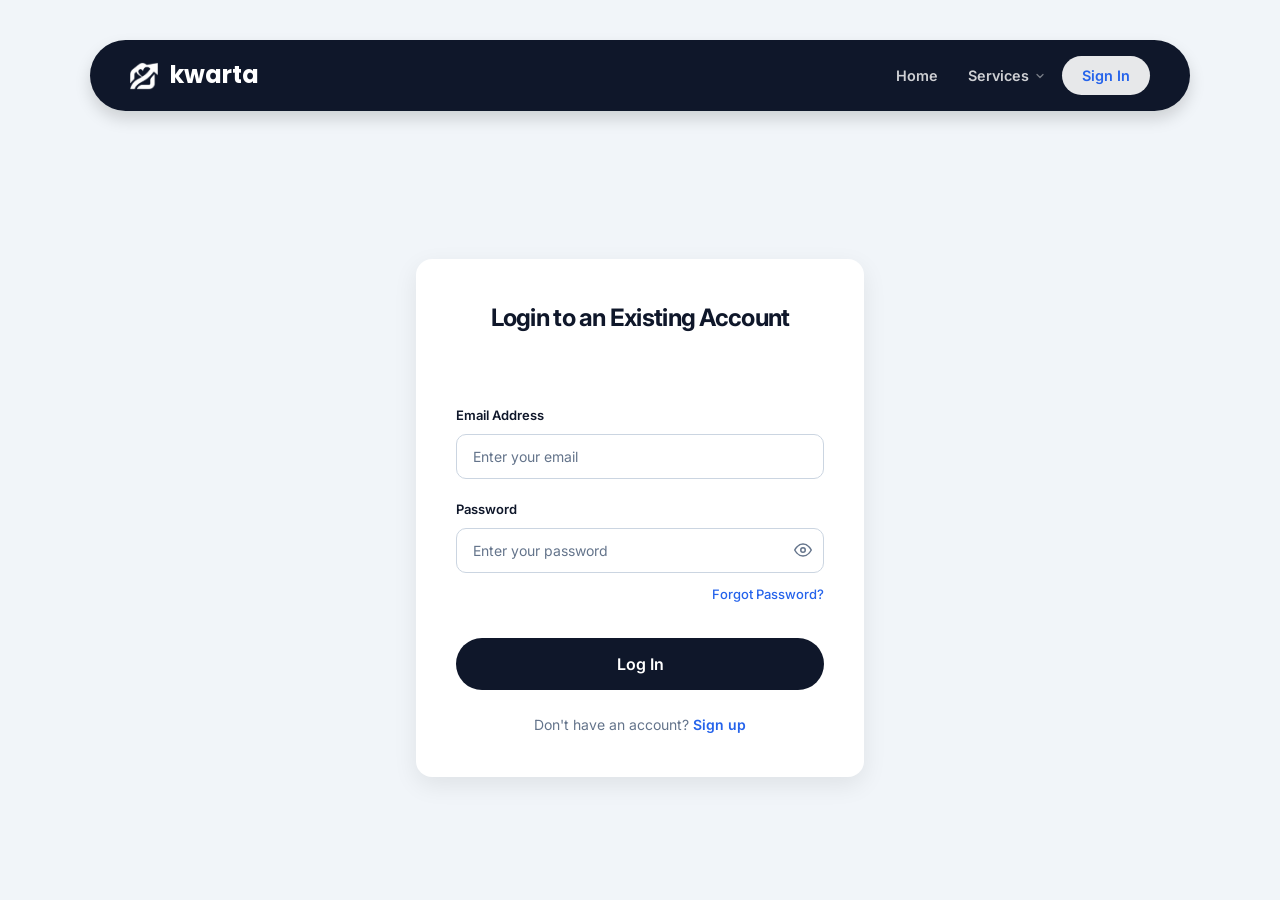
<file: signup.html>
<!DOCTYPE html>
<html lang="en">
<head>
    <meta charset="UTF-8">
    <meta name="viewport" content="width=device-width, initial-scale=1.0">
    <title>KWARTA | Sign Up</title>
    
    <link rel="icon" type="image/png" href="Assets/Logo.png">

    <link rel="preconnect" href="https://fonts.googleapis.com">
    <link rel="preconnect" href="https://fonts.gstatic.com" crossorigin>
    <link href="https://fonts.googleapis.com/css2?family=Inter:wght@400;500;600;700&family=Poppins:wght@700&display=swap" rel="stylesheet">
    
    <link rel="stylesheet" href="css/global.css">
    <link rel="stylesheet" href="css/signup.css">
</head>
<body>

    <div class="scroll-progress-container">
        <div class="scroll-progress-bar" id="scrollBar"></div>
    </div>

    <div class="navbar-wrapper">
        <header class="navbar">
            <div class="logo-container">
                <img src="Assets/Logo.png" alt="Kwarta Logo" class="logo-img">
                kwarta
            </div>
            <nav>
                <ul class="nav-menu">
                    <li class="nav-item"><a href="homepage.html">Home</a></li>
                    <li class="nav-item nav-has-dropdown">
                        <span class="nav-trigger">
                            Services
                            <svg class="nav-chevron" viewBox="0 0 24 24" fill="none" stroke="currentColor" stroke-width="2.5" stroke-linecap="round" stroke-linejoin="round"><polyline points="6 9 12 15 18 9"/></svg>
                        </span>
                        <div class="nav-dropdown">
                            <div class="nav-dropdown-card">
                                <a href="application.html" class="nav-apply-btn nav-dropdown-apply">Apply Now</a>
                                <div class="nav-dropdown-sep"></div>
                                <a href="guideline.html">Guidelines</a>
                                <a href="rules.html">Rules & Regulations</a>
                                <a href="terms.html">Terms of Service</a>
                            </div>
                        </div>
                    </li>
                    <li class="nav-item" id="nav-account-item"><!-- populated by auth.js --></li>
                </ul>
            </nav>
        </header>
    </div>

    <div class="main-wrapper auth-wrapper">
        <div class="auth-container">
            
            <!-- LOGIN PANEL -->
            <section class="form-panel" id="login-panel">
                <h1 class="form-title">Login to an Existing Account</h1>
                <div id="login-error" class="auth-error"></div>
                <form onsubmit="return false;">
                    <div class="form-group">
                        <label>Email Address</label>
                        <input type="email" id="login-email" placeholder="Enter your email" autocomplete="email">
                    </div>
                    <div class="form-group" style="margin-bottom: 0.5rem;">
                        <label>Password</label>
                        <div class="pwd-wrapper">
                            <input type="password" id="login-password" placeholder="Enter your password" autocomplete="current-password">
                            <button type="button" class="pwd-toggle" aria-label="Toggle password visibility">
                                <!-- Eye open -->
                                <svg class="eye-open" viewBox="0 0 24 24" fill="none" stroke="currentColor" stroke-width="2" stroke-linecap="round" stroke-linejoin="round"><path d="M1 12s4-8 11-8 11 8 11 8-4 8-11 8-11-8-11-8z"/><circle cx="12" cy="12" r="3"/></svg>
                                <!-- Eye closed (hidden by default) -->
                                <svg class="eye-closed hidden-step" viewBox="0 0 24 24" fill="none" stroke="currentColor" stroke-width="2" stroke-linecap="round" stroke-linejoin="round"><path d="M17.94 17.94A10.07 10.07 0 0 1 12 20c-7 0-11-8-11-8a18.45 18.45 0 0 1 5.06-5.94"/><path d="M9.9 4.24A9.12 9.12 0 0 1 12 4c7 0 11 8 11 8a18.5 18.5 0 0 1-2.16 3.19"/><line x1="1" y1="1" x2="23" y2="23"/></svg>
                            </button>
                        </div>
                    </div>
                    
                    <div style="text-align: right; margin-bottom: 1.5rem;">
                        <a href="#" style="font-size: 0.8125rem; color: var(--accent); font-weight: 500; text-decoration: none;">Forgot Password?</a>
                    </div>

                    <button type="button" class="submit-btn" id="btn-login">Log In</button>

                    <p class="auth-toggle-text">
                        Don't have an account? <span class="auth-toggle-link" id="show-signup">Sign up</span>
                    </p>
                </form>
            </section>

            <!-- SIGNUP PANEL -->
            <section class="form-panel hidden-step" id="signup-panel">
                <h1 class="form-title">Create an Account</h1>
                <div id="signup-error" class="auth-error"></div>
                <form onsubmit="return false;">
                    <div class="form-group">
                        <label>Full Name <span>*</span></label>
                        <input type="text" id="signup-name" placeholder="e.g. Juan Dela Cruz" autocomplete="name">
                    </div>
                    <div class="form-group">
                        <label>Email Address <span>*</span></label>
                        <input type="email" id="signup-email" placeholder="Enter your email" autocomplete="email">
                    </div>
                    <div class="form-group">
                        <label>Password <span>*</span></label>
                        <div class="pwd-wrapper">
                            <input type="password" id="signup-password" placeholder="Create a password" autocomplete="new-password">
                            <button type="button" class="pwd-toggle" aria-label="Toggle password visibility">
                                <svg class="eye-open" viewBox="0 0 24 24" fill="none" stroke="currentColor" stroke-width="2" stroke-linecap="round" stroke-linejoin="round"><path d="M1 12s4-8 11-8 11 8 11 8-4 8-11 8-11-8-11-8z"/><circle cx="12" cy="12" r="3"/></svg>
                                <svg class="eye-closed hidden-step" viewBox="0 0 24 24" fill="none" stroke="currentColor" stroke-width="2" stroke-linecap="round" stroke-linejoin="round"><path d="M17.94 17.94A10.07 10.07 0 0 1 12 20c-7 0-11-8-11-8a18.45 18.45 0 0 1 5.06-5.94"/><path d="M9.9 4.24A9.12 9.12 0 0 1 12 4c7 0 11 8 11 8a18.5 18.5 0 0 1-2.16 3.19"/><line x1="1" y1="1" x2="23" y2="23"/></svg>
                            </button>
                        </div>
                        <!-- Strength bar -->
                        <div class="pwd-strength-track">
                            <div id="pwd-strength-bar" class="pwd-strength-bar"></div>
                        </div>
                        <span id="pwd-strength-text" class="pwd-strength-label"></span>
                        <!-- Rule checklist -->
                        <ul class="pwd-rules">
                            <li id="rule-length">Minimum 8 characters</li>
                            <li id="rule-upper">At least 1 uppercase letter (A–Z)</li>
                            <li id="rule-lower">At least 1 lowercase letter (a–z)</li>
                            <li id="rule-number">At least 1 number (0–9)</li>
                            <li id="rule-special">At least 1 special character (!@#$%…)</li>
                            <li id="rule-nospaces">No spaces</li>
                        </ul>
                    </div>
                    <div class="form-group">
                        <label>Confirm Password <span>*</span></label>
                        <div class="pwd-wrapper">
                            <input type="password" id="signup-password-confirm" placeholder="Confirm your password" autocomplete="new-password">
                            <button type="button" class="pwd-toggle" aria-label="Toggle password visibility">
                                <svg class="eye-open" viewBox="0 0 24 24" fill="none" stroke="currentColor" stroke-width="2" stroke-linecap="round" stroke-linejoin="round"><path d="M1 12s4-8 11-8 11 8 11 8-4 8-11 8-11-8-11-8z"/><circle cx="12" cy="12" r="3"/></svg>
                                <svg class="eye-closed hidden-step" viewBox="0 0 24 24" fill="none" stroke="currentColor" stroke-width="2" stroke-linecap="round" stroke-linejoin="round"><path d="M17.94 17.94A10.07 10.07 0 0 1 12 20c-7 0-11-8-11-8a18.45 18.45 0 0 1 5.06-5.94"/><path d="M9.9 4.24A9.12 9.12 0 0 1 12 4c7 0 11 8 11 8a18.5 18.5 0 0 1-2.16 3.19"/><line x1="1" y1="1" x2="23" y2="23"/></svg>
                            </button>
                        </div>
                    </div>

                    <button type="button" class="submit-btn" id="btn-signup">Create Account</button>

                    <p class="auth-toggle-text">
                        Already have an account? <span class="auth-toggle-link" id="show-login">Log in</span>
                    </p>
                </form>
            </section>

        </div>
    </div>

    <script src="js/auth.js" defer></script>

</body>
</html>
</file>
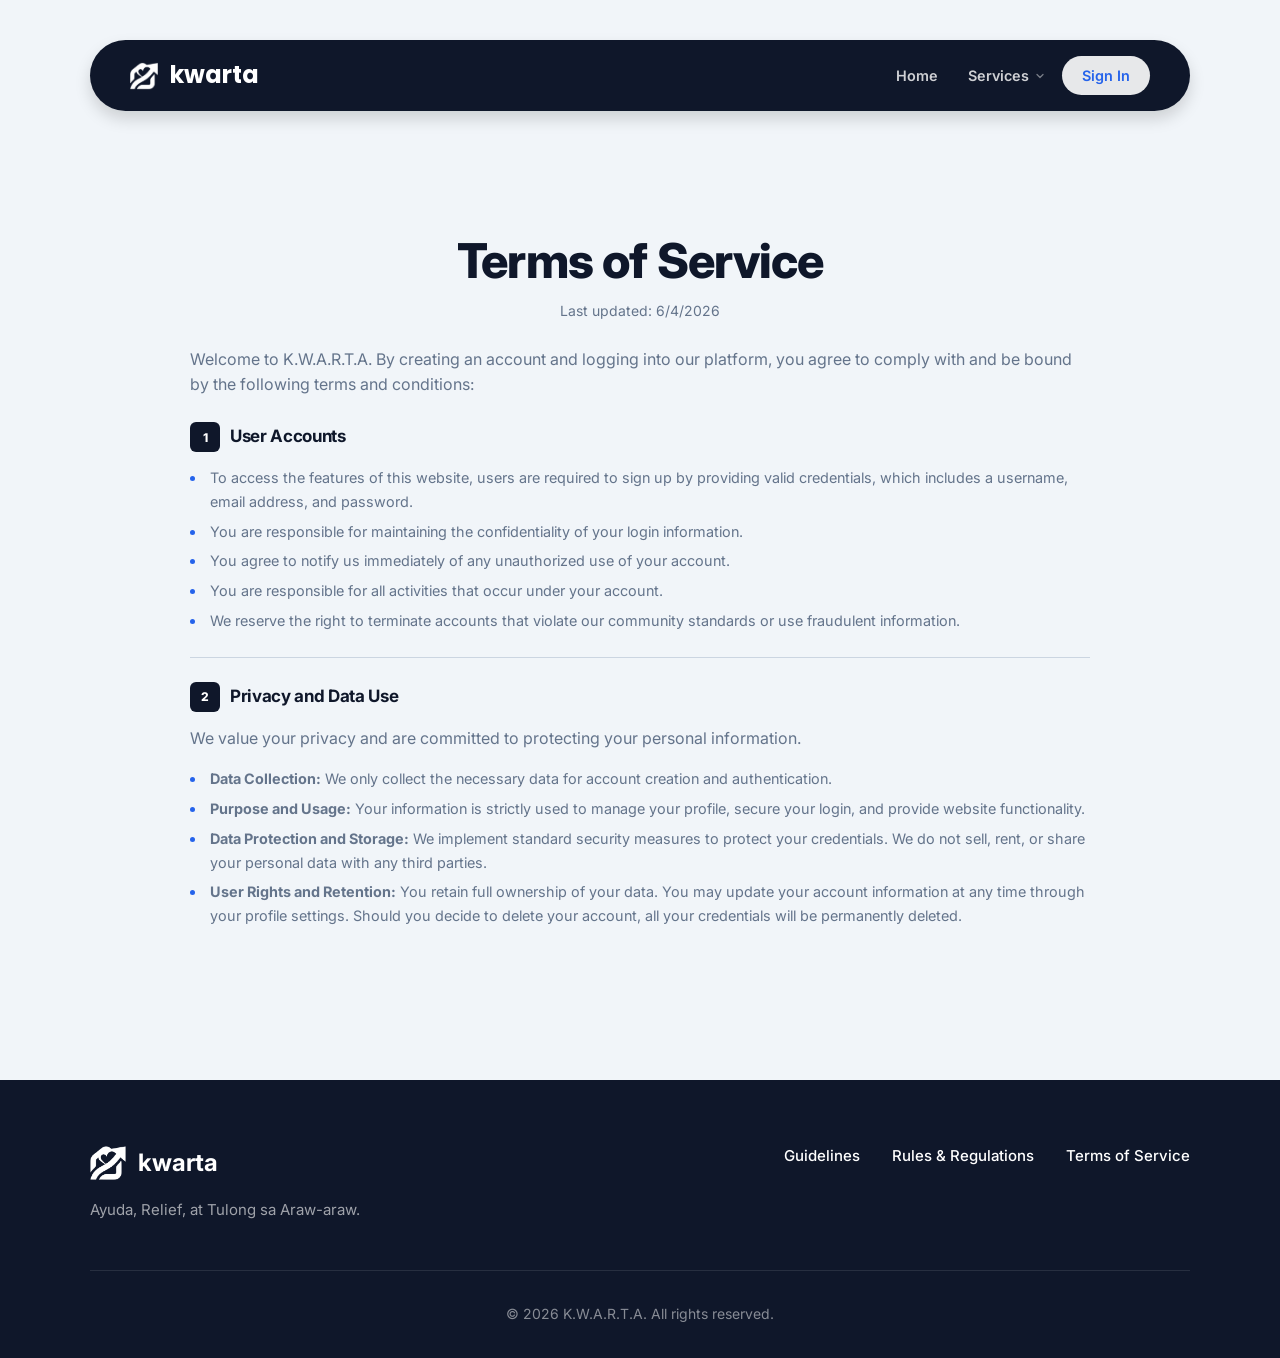
<file: terms.html>
<!DOCTYPE html>
<html lang="en">
<head>
    <meta charset="UTF-8">
    <meta name="viewport" content="width=device-width, initial-scale=1.0">
    <title>KWARTA | Terms of Service</title>
    <link rel="icon" type="image/png" href="Assets/Logo.png">
    
    <link rel="preconnect" href="https://fonts.googleapis.com">
    <link rel="preconnect" href="https://fonts.gstatic.com" crossorigin>
    <link href="https://fonts.googleapis.com/css2?family=Inter:wght@400;500;600;700;800&family=Poppins:wght@700&display=swap" rel="stylesheet">
    
    <link rel="stylesheet" href="css/global.css">
    <link rel="stylesheet" href="css/content.css">
</head>

<body>

    <div class="scroll-progress-container">
        <div class="scroll-progress-bar" id="scrollBar"></div>
    </div>
    
    <!-- ── Global Navbar ─────────────────────────────────────────── -->
    <div class="navbar-wrapper">
        <header class="navbar">
            <div class="logo-container">
                <img src="Assets/Logo.png" alt="Kwarta Logo" class="logo-img">
                kwarta
            </div>
            <nav>
                <ul class="nav-menu">
                    <li class="nav-item"><a href="homepage.html">Home</a></li>
                    <li class="nav-item nav-has-dropdown">
                        <span class="nav-trigger">
                            Services
                            <svg class="nav-chevron" viewBox="0 0 24 24" fill="none" stroke="currentColor" stroke-width="2.5" stroke-linecap="round" stroke-linejoin="round"><polyline points="6 9 12 15 18 9"/></svg>
                        </span>
                        <div class="nav-dropdown">
                            <div class="nav-dropdown-card">
                                <a href="application.html" class="nav-apply-btn nav-dropdown-apply">Apply Now</a>
                                <div class="nav-dropdown-sep"></div>
                                <a href="guideline.html">Guidelines</a>
                                <a href="rules.html">Rules & Regulations</a>
                                <a href="terms.html">Terms of Service</a>
                            </div>
                        </div>
                    </li>
                    <li class="nav-item" id="nav-account-item"></li>
                </ul>
            </nav>
        </header>
    </div>

    <!-- ── Main Content ─────────────────────────────────────────── -->
    <main class="main-wrapper section">
        <div class="page-hero" style="text-align: center; padding-bottom: 0;">
            <h1 style="margin: 0 auto;">Terms of Service</h1>
            <p style="margin: 0.5rem auto 0; font-size: 0.875rem;">Last updated: 6/4/2026</p>
        </div>

        <div class="reg-section">
            <p style="margin-bottom: 1.5rem; color: var(--gray-dark);">Welcome to K.W.A.R.T.A. By creating an account and logging into our platform, you agree to comply with and be bound by the following terms and conditions:</p>

            <h2><span class="reg-num">1</span> User Accounts</h2>
            <ul>
                <li>To access the features of this website, users are required to sign up by providing valid credentials, which includes a username, email address, and password.</li>
                <li>You are responsible for maintaining the confidentiality of your login information.</li>
                <li>You agree to notify us immediately of any unauthorized use of your account.</li>
                <li>You are responsible for all activities that occur under your account.</li>
                <li>We reserve the right to terminate accounts that violate our community standards or use fraudulent information.</li>
            </ul>
        </div>

        <div class="reg-section">
            <h2><span class="reg-num">2</span> Privacy and Data Use</h2>
            <p style="margin-bottom: 1rem; color: var(--gray-dark);">We value your privacy and are committed to protecting your personal information.</p>
            <ul>
                <li><strong>Data Collection:</strong> We only collect the necessary data for account creation and authentication.</li>
                <li><strong>Purpose and Usage:</strong> Your information is strictly used to manage your profile, secure your login, and provide website functionality.</li>
                <li><strong>Data Protection and Storage:</strong> We implement standard security measures to protect your credentials. We do not sell, rent, or share your personal data with any third parties.</li>
                <li><strong>User Rights and Retention:</strong> You retain full ownership of your data. You may update your account information at any time through your profile settings. Should you decide to delete your account, all your credentials will be permanently deleted.</li>
            </ul>
        </div>
    </main>

    <!-- ── Global Footer ─────────────────────────────────────────── -->
    <footer class="global-footer">
        <div class="footer-content">
            <div class="footer-brand">
                <div class="footer-logo">
                    <img src="Assets/Logo.png" alt="KWARTA Logo">
                    <span>kwarta</span>
                </div>
                <p>Ayuda, Relief, at Tulong sa Araw-araw.</p>
            </div>
            <div class="footer-links">
                <a href="guideline.html">Guidelines</a>
                <a href="rules.html">Rules & Regulations</a>
                <a href="terms.html">Terms of Service</a>
            </div>
        </div>
        <div class="footer-bottom">
            <p>&copy; 2026 K.W.A.R.T.A. All rights reserved.</p>
        </div>
    </footer>

    <script src="js/auth.js" defer></script>
</body>
</html>
</file>
<file: css/global.css>
:root {
    --bg-main: #f1f5f9;        
    --bg-navbar: #0f172a;      
    --text-dark: #0f172a;      
    --gray-dark: #64748b;      
    --gray-light: #cbd5e1;
    --gray-disabled: #e2e8f0;     
    --required-color: #ef4444; 
    --white: #ffffff;
    --active-step-bg: #f8fafc; 
    --accent: #2563eb;
    --radius: 1rem; 
}

* {
    box-sizing: border-box;
    margin: 0;
    padding: 0;
    font-family: 'Inter', sans-serif;
}

.scroll-progress-container {
    position: fixed;
    top: 0;
    left: 0;
    width: 100%;
    height: 0.375rem; 
    background-color: transparent;
    z-index: 9999;
}

.scroll-progress-bar {
    height: 100%;
    background-color: var(--text-dark);
    width: 0%;
    border-top-right-radius: 0.25rem;
    border-bottom-right-radius: 0.25rem;
    transition: width 0.1s ease-out;
}

html {
    scroll-behavior: smooth;
}

body {
    background-color: var(--bg-main);
    color: var(--text-dark);
    line-height: 1.6;
    margin: 0;
    padding: 0;
    display: flex;
    flex-direction: column;
    align-items: center;
    min-height: 100vh;
}

.navbar-wrapper {
    top:0;
    width: 88%;
    max-width: 68.75rem; 
    margin-top: 2.5rem;
    margin-bottom: 2rem;
    position: sticky;
    /* position: relative; */
    top: 1rem;
    z-index: 1000;
}

.global-footer {
    width: 100%;
    background: var(--bg-navbar);
    color: var(--white);
    padding: 4rem 6% 2rem 6%;
    margin-top: auto;
}

.footer-content {
    display: flex;
    justify-content: space-between;
    align-items: flex-start;
    flex-wrap: wrap;
    gap: 3rem;
    margin-bottom: 3rem;
    max-width: 68.75rem;
    margin-left: auto;
    margin-right: auto;
}

.footer-logo {
    display: flex;
    align-items: center;
    gap: 0.75rem;
    font-size: 1.5rem;
    font-family: 'Poppins', sans-serif;
    font-weight: 700;
    margin-bottom: 1rem;
}

.footer-logo img {
    height: 2.25rem;
}

.footer-brand p {
    color: rgba(255,255,255,0.6);
    font-size: 0.9375rem;
    max-width: 20rem;
}

.footer-links {
    display: flex;
    gap: 2rem;
}

.footer-links a {
    color: var(--white);
    text-decoration: none;
    font-weight: 500;
    font-size: 0.9375rem;
    transition: color 0.2s;
}

.footer-links a:hover {
    color: var(--accent);
}

.footer-bottom {
    border-top: 1px solid rgba(255,255,255,0.1);
    padding-top: 2rem;
    text-align: center;
    color: rgba(255,255,255,0.5);
    font-size: 0.875rem;
    max-width: 68.75rem;
    margin: 0 auto;
}

@media (max-width: 48rem) {
    .footer-content { flex-direction: column; text-align: center; align-items: center; }
    .footer-links { flex-direction: column; gap: 1rem; }
}

.navbar {
    background-color: var(--bg-navbar);
    border-radius: 6.25rem;
    padding: 1rem 2.5rem;
    display: flex;
    justify-content: space-between;
    align-items: center;
    box-shadow: 0 0.5rem 1rem rgba(0, 0, 0, 0.15);
}

.logo-container {
    display: flex;
    align-items: center;
    gap: 0.75rem;
    color: var(--white);
    font-size: 1.5rem;
    font-family: 'Poppins', sans-serif;
    font-weight: 700;
    text-transform: lowercase;
}

.logo-img {
    height: 1.75rem;
    width: auto;
    display: block;
}

.nav-menu {
    display: flex;
    align-items: center;
    gap: 0.125rem;
    list-style: none;
}

/* Plain nav link */
.nav-item > a:not(.nav-trigger) {
    display: block;
    color: rgba(255,255,255,0.8);
    text-decoration: none;
    font-size: 0.9rem;
    font-weight: 600;
    padding: 0.5rem 0.875rem;
    border-radius: 2rem;
    transition: background 0.15s, color 0.15s;
}
.nav-item > a:not(.nav-trigger):hover {
    background: rgba(255,255,255,0.09);
    color: #fff;
}

/* Dropdown trigger */
.nav-trigger {
    display: flex;
    align-items: center;
    gap: 0.3rem;
    color: rgba(255,255,255,0.8);
    font-size: 0.9rem;
    font-weight: 600;
    padding: 0.5rem 0.875rem;
    border-radius: 2rem;
    cursor: default;
    user-select: none;
    transition: background 0.15s, color 0.15s;
}
.nav-has-dropdown:hover > .nav-trigger {
    background: rgba(255,255,255,0.09);
    color: #fff;
}

/* Chevron */
.nav-chevron {
    width: 0.75rem;
    height: 0.75rem;
    flex-shrink: 0;
    opacity: 0.55;
    transition: transform 0.2s ease, opacity 0.15s;
}
.nav-has-dropdown:hover > .nav-trigger .nav-chevron {
    transform: rotate(180deg);
    opacity: 1;
}

/* Dropdown */
.nav-has-dropdown { position: relative; }

.nav-dropdown {
    position: absolute;
    top: 100%;
    left: 50%;
    transform: translateX(-50%);
    padding-top: 0.5rem;
    min-width: 11rem;
    opacity: 0;
    pointer-events: none;
    transition: opacity 0.12s ease;
    z-index: 300;
}
.nav-has-dropdown:hover > .nav-dropdown {
    opacity: 1;
    pointer-events: auto;
}

/* White dropdown card */
.nav-dropdown-card {
    background: var(--white);
    border: 0.0625rem solid var(--gray-light);
    border-radius: 0.75rem;
    padding: 0.3rem;
    box-shadow: 0 0.75rem 2rem rgba(0,0,0,0.12);
}
.nav-dropdown-card a {
    display: block;
    padding: 0.5625rem 0.875rem;
    color: var(--text-dark);
    text-decoration: none;
    font-size: 0.875rem;
    font-weight: 500;
    border-radius: 0.5rem;
    white-space: nowrap;
    transition: background 0.12s;
}
.nav-dropdown-card a:hover {
    background: var(--active-step-bg);
}
.nav-dropdown-sep {
    height: 0.0625rem;
    background: var(--gray-light);
    margin: 0.25rem 0.5rem;
}
.nav-dropdown-danger { color: #dc2626 !important; }
.nav-dropdown-danger:hover {
    background: #fef2f2 !important;
}

/* Apply Now — inside dropdown */
.nav-dropdown-apply {
    font-weight: 700 !important;
    color: var(--text-dark) !important;
    background: var(--bg-main) !important;
    border-radius: 0.5rem !important;
}
.nav-dropdown-apply:hover {
    background: #e2e8f0 !important;
    color: var(--text-dark) !important;
}

/* Sign Up pill for logged-out state — no outline */
.nav-auth-btn {
    display: inline-block;
    color: rgba(255,255,255,0.85) !important;
    font-size: 0.875rem !important;
    font-weight: 600 !important;
    padding: 0.45rem 1.1rem !important;
    border-radius: 2rem !important;
    text-decoration: none;
    transition: background 0.15s, color 0.15s !important;
}
.nav-auth-btn:hover {
    background: rgba(255,255,255,0.1) !important;
    color: #fff !important;
}
</file>
<file: css/application.css>
.scroll-progress-container {
    position: fixed;
    top: 0;
    left: 0;
    width: 100%;
    height: 0.375rem; 
    background-color: transparent;
    z-index: 9999;
}

.scroll-progress-bar {
    height: 100%;
    background-color: var(--text-dark);
    width: 0%;
    border-top-right-radius: 0.25rem;
    border-bottom-right-radius: 0.25rem;
    transition: width 0.1s ease-out;
}

.main-wrapper {
    width: 100%;
    max-width: 87.5rem;
}

.main-container {
    display: grid;
    grid-template-columns: 16rem 1fr;
    gap: 2rem;
    align-items: start;
}

.main-container.no-sidebar {
    grid-template-columns: 1fr;
}

.sidebar {
    background-color: var(--white);
    border-radius: 1rem;
    padding: 1.25rem 1.25rem;
    position: sticky;
    top: 7rem;
    align-self: start;
    box-shadow: 0 0.5rem 1.5rem rgba(0, 0, 0, 0.08); 
}

.sidebar-title {
    color: var(--text-dark);
    font-size: 1.125rem;
    font-weight: 700;
    margin-bottom: 1.125rem;
    letter-spacing: -0.015em;
}

.steps-list {
    position: relative;
    display: flex;
    flex-direction: column;
}

.step-item {
    position: relative;
    z-index: 1;
    display: flex;
    align-items: center;
    gap: 0.875rem;
    padding: 0.625rem 0.25rem;
    font-size: 0.8125rem;
    font-weight: 600;
    color: var(--gray-dark);
    text-decoration: none;
    border-radius: 0.625rem;
    transition: color 0.15s ease;
}

.step-item:not(:last-child)::after {
    content: '';
    position: absolute;
    top: 3.125rem;
    left: 1.4375rem;
    width: 0.125rem;
    height: 1.25rem;
    background-color: var(--gray-light);
    border-radius: 0.0625rem;
    z-index: 0;
    transition: background-color 0.2s ease;
}

.step-item:not(:last-child):has(+ .step-item.completed)::after,
.step-item:not(:last-child):has(+ .step-item.active)::after {
    background-color: var(--text-dark);
}

.step-item:hover:not(.active):not(.locked) {
    color: var(--text-dark);
    background-color: var(--bg-main);
}

.step-badge {
    display: inline-flex;
    align-items: center;
    justify-content: center;
    width: 2.5rem;
    height: 2.5rem;
    background-color: var(--white);
    border: 0.125rem solid var(--gray-light);
    color: var(--gray-dark);
    border-radius: 50%;
    font-size: 0.8125rem;
    font-weight: 700;
    flex-shrink: 0;
    transition: background-color 0.15s ease, border-color 0.15s ease, color 0.15s ease, box-shadow 0.15s ease;
}

.step-item.completed { color: var(--text-dark); }
.step-item.completed .step-badge {
    background-color: var(--text-dark);
    border-color: var(--text-dark);
    color: var(--white);
}

.step-item.active {
    color: var(--text-dark);
    font-weight: 700;
}

.step-item.active .step-badge {
    background-color: var(--white);
    border-color: var(--accent);
    color: var(--accent);
    box-shadow: 0 0 0 0.1875rem rgba(37, 99, 235, 0.15);
}

.step-item.locked {
    color: var(--gray-light);
    opacity: 1;
    cursor: not-allowed;
    pointer-events: none;
}
.step-item.locked .step-badge {
    background-color: var(--white);
    border-color: var(--gray-disabled);
    color: var(--gray-light);
}

.form-sections-wrapper {
    display: flex;
    flex-direction: column;
    gap: 2rem;
    min-width: 0;
}

.form-panel {
    background-color: var(--white);
    border-radius: 1rem;
    padding: 2.5rem;
    box-shadow: 0 0.5rem 1.5rem rgba(0, 0, 0, 0.08);
    scroll-margin-top: 7rem;
    min-width: 0;
}

.form-title {
    color: var(--text-dark);
    font-size: 1.5rem;
    font-weight: 700;
    letter-spacing: -0.03em;
    margin-bottom: 1.5rem;
}

.form-divider {
    border: none;
    border-top: 0.0625rem solid var(--gray-light);
    margin: 1.5rem 0 1.25rem 0;
    width: 100%;
}

.form-section-label {
    color: var(--text-dark);
    font-size: 1.0625rem;
    font-weight: 700;
    margin-bottom: 1rem;
    margin-top: 1.75rem;
    display: flex;
    align-items: center;
    gap: 0.5rem;
}

.form-section-label:first-of-type { margin-top: 0; }

.form-grid { display: grid; gap: 1.25rem 1rem; margin-bottom: 1.25rem; }
.row-name { grid-template-columns: 3fr 3fr 3fr 1.3fr; }
.row-demographics { grid-template-columns: 1.5fr 2fr 1.5fr 1.5fr; }
.row-contact { grid-template-columns: 2fr 1.5fr 1.5fr; }
.row-address { grid-template-columns: 1fr 2fr 1fr; }
.row-halves { grid-template-columns: 1fr 1fr; }
.row-thirds { grid-template-columns: 1fr 1fr 1fr; }
.row-fourths { grid-template-columns: 1fr 1fr 1fr 1fr; }
.row-address-extra { grid-template-columns: 1.1fr 1.3fr 1.8fr 0.7fr; }
.row-full { grid-template-columns: 1fr; }

.checkbox-grid {
    display: grid;
    grid-template-columns: repeat(auto-fill, minmax(12rem, 1fr));
    gap: 0.75rem;
}

.form-group {
    display: flex;
    flex-direction: column;
    gap: 0.5rem;
}

.form-group label {
    color: var(--text-dark);
    font-size: 0.8125rem;
    font-weight: 600;
}

.form-group label span,
.form-section-label span,
.checkbox-wrapper label span,
.radio-wrapper label span {
    color: var(--required-color);
    margin-left: 0.1em;
}

.form-group input[type="text"], 
.form-group input[type="email"],
.form-group input[type="number"],
.form-group input[type="date"],
.form-group select,
.form-group textarea {
    width: 100%;
    padding: 0.8125rem 1rem;
    border: 0.0625rem solid var(--gray-light);
    border-radius: 0.625rem;
    font-size: 0.875rem;
    color: var(--text-dark);
    outline: none;
    background-color: var(--white);
    transition: all 0.2s ease-in-out;
    font-family: 'Inter', sans-serif;
    appearance: none;
}

.form-group input[readonly],
.form-group input:disabled,
.form-group select:disabled {
    background-color: var(--gray-disabled);
    color: #475569;
    border-color: var(--gray-light);
    cursor: not-allowed;
}

.region-display {
    width: 100%;
    padding: 0.8125rem 1rem;
    border: 0.0625rem solid var(--gray-light);
    border-radius: 0.625rem;
    font-size: 0.875rem;
    font-family: 'Inter', sans-serif;
    background-color: var(--gray-disabled);
    color: #475569;
    box-sizing: border-box;
}

.region-display.is-empty { color: var(--gray-dark); font-weight: 400; }

.form-group select {
    background-image: url("data:image/svg+xml,%3Csvg width='12' height='12' viewBox='0 0 24 24' fill='none' stroke='%2364748b' stroke-width='2' stroke-linecap='round' stroke-linejoin='round'%3E%3Cpath d='M6 9l6 6 6-6'/%3E%3C/svg%3E");
    background-repeat: no-repeat;
    background-position: right 1rem center;
    padding-right: 2.5rem;
}

.form-group textarea { resize: vertical; min-height: 6rem; }

.form-group input:focus:not([readonly]):not(:disabled),
.form-group select:focus:not(:disabled),
.form-group textarea:focus {
    border-color: var(--text-dark);
    box-shadow: 0 0 0 0.25rem rgba(15, 23, 42, 0.08);
    background-color: #fbfcfe;
}

.form-group input::placeholder,
.form-group textarea::placeholder {
    color: var(--gray-dark);
    font-weight: 400;
}

.checkbox-wrapper, .radio-wrapper {
    display: flex;
    align-items: center;
    gap: 0.5rem;
}

.checkbox-wrapper input[type="checkbox"],
.radio-wrapper input[type="radio"] {
    width: 1.125rem;
    height: 1.125rem;
    cursor: pointer;
    accent-color: var(--text-dark);
    border-radius: 0.25rem;
    outline: 0.0625rem solid transparent;
    outline-offset: 0.1875rem;
    box-shadow: 0 0 0 0 rgba(239, 68, 68, 0);
    transition: outline-color 0.25s ease-in-out, box-shadow 0.25s ease-in-out;
}

.radio-wrapper input[type="radio"] { border-radius: 50%; }

.checkbox-wrapper input[type="checkbox"]:disabled {
    cursor: not-allowed;
    opacity: 0.6;
}

.checkbox-wrapper label,
.radio-wrapper label {
    font-size: 0.875rem;
    font-weight: 500;
    color: var(--text-dark);
    cursor: pointer;
}

.checkbox-wrapper input[type="checkbox"]:disabled + label {
    cursor: not-allowed;
    color: var(--gray-dark);
}

.radio-group-inline { display: flex; gap: 1.5rem; align-items: center; height: 100%; }

.nested-form-block {
    background-color: var(--active-step-bg);
    border: 0.0625rem solid var(--gray-light);
    border-radius: 0.75rem;
    padding: 1.25rem;
    margin-bottom: 1rem;
}

.nested-block-header {
    display: flex;
    justify-content: space-between;
    align-items: center;
    margin-bottom: 1rem;
    padding-bottom: 0.625rem;
    border-bottom: 0.0625rem solid var(--gray-light);
}

.nested-block-title {
    font-size: 0.8125rem;
    font-weight: 700;
    color: var(--text-dark);
    text-transform: uppercase;
    letter-spacing: 0.05em;
}

.btn-remove-item {
    background: none;
    border: none;
    color: var(--gray-dark);
    font-size: 1.25rem;
    line-height: 1;
    cursor: pointer;
    padding: 0.125rem 0.5rem;
    border-radius: 0.375rem;
    transition: all 0.15s ease-in-out;
}
.btn-remove-item:hover { background-color: #fee2e2; color: var(--required-color); }

.nested-form-block .form-group label { font-size: 0.8125rem; }
.nested-form-block .form-group input,
.nested-form-block .form-group select {
    padding: 0.625rem 0.875rem;
    font-size: 0.875rem;
    border-radius: 0.5rem;
}

.repeater-section-header {
    display: flex;
    justify-content: space-between;
    align-items: center;
    gap: 1rem;
    margin-top: 1.75rem;
    margin-bottom: 1rem;
    padding-bottom: 0.75rem;
    border-bottom: 0.0625rem solid var(--gray-light);
}
.repeater-section-header .form-section-label { margin-top: 0; margin-bottom: 0; }

.btn-add-item {
    display: inline-flex;
    align-items: center;
    gap: 0.3rem;
    flex-shrink: 0;
    background-color: transparent;
    color: var(--text-dark);
    border: 0.0625rem solid var(--gray-light);
    border-radius: 2rem;
    padding: 0.4rem 1.1rem;
    font-size: 0.8125rem;
    font-weight: 600;
    cursor: pointer;
    transition: all 0.2s ease-in-out;
}
.btn-add-item:hover { background-color: var(--text-dark); border-color: var(--text-dark); color: var(--white); }

.hidden-step { display: none !important; }

.form-panel { animation: panel-fade-in 0.25s ease; }
@keyframes panel-fade-in {
    from { opacity: 0; transform: translateY(0.5rem); }
    to   { opacity: 1; transform: translateY(0); }
}

.field-invalid {
    border-color: var(--required-color) !important;
    box-shadow: 0 0 0 0.2rem rgba(239, 68, 68, 0.12) !important;
}
.field-error-msg {
    display: block;
    font-size: 0.75rem;
    color: var(--required-color);
    margin-top: 0.3rem;
}
.field-hint {
    display: block;
    font-size: 0.75rem;
    color: var(--gray-dark);
    margin-top: 0.3rem;
}
.checkbox-grid,
.diag-checkbox-grid {
    outline: 0.0625rem solid transparent;
    outline-offset: 0.25rem;
    border-radius: 0.625rem;
    box-shadow: 0 0 0 0 rgba(239, 68, 68, 0);
    transition: outline-color 0.25s ease-in-out, box-shadow 0.25s ease-in-out;
}
.checkbox-grid.field-invalid,
.diag-checkbox-grid.field-invalid {
    outline-color: var(--required-color);
    box-shadow: 0 0 0 0.2rem rgba(239, 68, 68, 0.12);
}
.checkbox-wrapper input.field-invalid,
.radio-wrapper input.field-invalid {
    outline-color: var(--required-color);
    box-shadow: 0 0 0 0.2rem rgba(239, 68, 68, 0.12);
}

.btn-container {
    display: flex;
    justify-content: flex-end;
    margin-top: 0.5rem;
}

.submit-btn {
    background-color: var(--bg-navbar);
    color: var(--white);
    border: none;
    border-radius: 2rem;
    padding: 1rem 3rem;
    font-size: 1rem;
    font-weight: 600;
    cursor: pointer;
    transition: all 0.2s ease-in-out;
}

.submit-btn:hover {
    opacity: 0.9;
    transform: translateY(-0.0625rem);
    box-shadow: 0 0.25rem 0.75rem rgba(15, 23, 42, 0.15);
}
.submit-btn:active { transform: translateY(0); }

.btn-secondary {
    background-color: transparent;
    color: var(--text-dark);
    border: 0.0625rem solid var(--gray-dark);
    border-radius: 2rem;
    padding: 1rem 2rem;
    font-size: 1rem;
    font-weight: 600;
    cursor: pointer;
    transition: all 0.2s ease;
}
.btn-secondary:hover { background-color: var(--gray-disabled); }

.warning-box {
    background-color: #fef2f2;
    border: 1px solid #fecaca;
    color: #b91c1c;
    padding: 1rem;
    border-radius: 0.5rem;
    font-size: 0.875rem;
    font-weight: 500;
    display: flex;
    align-items: center;
    gap: 0.75rem;
    margin-bottom: 1.5rem;
}

.household-summary-table {
    width: 100%;
    border-collapse: collapse;
    border: 0.0625rem solid var(--gray-light);
    border-radius: 0.75rem;
    overflow: hidden;
    margin-bottom: 1.75rem;
}
.household-summary-table th {
    text-align: left;
    font-size: 0.75rem;
    font-weight: 700;
    text-transform: uppercase;
    letter-spacing: 0.05em;
    color: var(--gray-dark);
    background: var(--bg-main);
    padding: 0.625rem 1.25rem;
    border-bottom: 0.0625rem solid var(--gray-light);
}
.household-summary-table th:last-child,
.household-summary-table td:last-child { text-align: right; width: 5rem; }
.household-summary-table td {
    padding: 0.625rem 1.25rem;
    font-size: 0.875rem;
    color: var(--text-dark);
    border-bottom: 0.0625rem solid var(--gray-light);
}
.household-summary-table tbody tr:last-child td { border-bottom: none; }
.household-summary-table td[id^="count-"] { font-weight: 700; }
.household-summary-total-row td { background: var(--active-step-bg); font-weight: 700; }

.doc-info-box {
    display: flex;
    align-items: flex-start;
    gap: 1rem;
    background: #eff6ff;
    border: 0.0625rem solid #bfdbfe;
    border-radius: 0.75rem;
    padding: 1.25rem 1.5rem;
    margin-bottom: 1.75rem;
}
.doc-info-box-icon {
    flex-shrink: 0;
    color: #2563eb;
    margin-top: 0.125rem;
}
.doc-info-box-body { flex: 1; }
.doc-info-box-title {
    font-size: 0.9375rem;
    font-weight: 700;
    color: #1e3a8a;
    margin-bottom: 0.375rem;
}
.doc-info-box-text { font-size: 0.875rem; color: #1d4ed8; line-height: 1.55; }
.doc-info-box-text strong { font-weight: 700; }

.doc-list { display: grid; grid-template-columns: 1fr 1fr; gap: 0.625rem; margin-bottom: 1.25rem; }
.doc-list-item {
    display: flex;
    align-items: flex-start;
    gap: 0.75rem;
    background: var(--active-step-bg);
    border: 0.0625rem solid var(--gray-light);
    border-radius: 0.625rem;
    padding: 0.75rem 1rem;
    font-size: 0.875rem;
    color: var(--text-dark);
    font-weight: 500;
}
.doc-list-item-icon {
    flex-shrink: 0;
    width: 1.5rem;
    height: 1.5rem;
    background: var(--gray-light);
    border-radius: 0.375rem;
    display: flex;
    align-items: center;
    justify-content: center;
    margin-top: 0.0625rem;
}
.doc-list-item-icon svg { opacity: 0.65; }
.doc-list-item-body small {
    display: block;
    font-size: 0.75rem;
    font-weight: 400;
    color: var(--gray-dark);
    margin-top: 0.125rem;
}
.doc-optional { background: #f0fdf4; border-color: #bbf7d0; }
.doc-optional .doc-list-item-icon { background: #d1fae5; }

.gforms-btn {
    display: inline-flex;
    align-items: center;
    gap: 0.625rem;
    background-color: #1a73e8;
    color: #fff;
    text-decoration: none;
    border: none;
    border-radius: 2rem;
    padding: 1rem 2.5rem;
    font-size: 1rem;
    font-weight: 600;
    cursor: pointer;
    transition: all 0.2s ease-in-out;
}
.gforms-btn:hover {
    background-color: #1557b0;
    transform: translateY(-0.0625rem);
    box-shadow: 0 0.25rem 0.75rem rgba(26,115,232,0.3);
}

@media (max-width: 64rem) {
    .doc-list { grid-template-columns: 1fr; }
    .main-container { grid-template-columns: 1fr; }
    .sidebar { display: none; }
    .row-name, .row-demographics, .row-contact, .row-address, .row-halves, .row-thirds, .row-fourths, .row-address-extra { grid-template-columns: 1fr; }
    .repeater-section-header { flex-direction: column; align-items: stretch; gap: 0.875rem; }
    .repeater-section-header .btn-add-item { justify-content: center; }
    .btn-container { flex-direction: column-reverse; gap: 1rem; justify-content: center; }
    .submit-btn, .btn-secondary { width: 100%; }
}

.results-panel {
    display: flex;
    align-items: center;
    justify-content: center;
    min-height: 70vh;
    border: none;
    box-shadow: none;
    background: transparent;
    padding: 1rem;
}
.results-card {
    max-width: 28rem;
    width: 100%;
    text-align: center;
    background-color: var(--white);
    border: 0.0625rem solid var(--gray-light);
    border-radius: 1rem;
    padding: 2.5rem 2rem;
    box-shadow: 0 0.5rem 1.5rem rgba(0, 0, 0, 0.08);
}
.results-check-circle {
    width: 4.5rem;
    height: 4.5rem;
    margin: 0 auto 1.25rem;
    border-radius: 50%;
    background-color: var(--success-bg, #ecfdf5);
    color: var(--success-color, #16a34a);
    display: flex;
    align-items: center;
    justify-content: center;
}
.results-title {
    font-size: 1.625rem;
    font-weight: 700;
    color: var(--text-dark);
    margin-bottom: 0.375rem;
    letter-spacing: -0.01em;
}
.results-subtitle {
    color: var(--gray-dark);
    font-size: 0.875rem;
    line-height: 1.5;
    margin: 1rem 1rem 1.25rem 1rem;
}
.results-eligibility-box {
    background-color: var(--bg-main);
    border: 0.0625rem solid var(--gray-light);
    border-radius: 0.75rem;
    padding: 1.5rem;
    margin-bottom: 1.25rem;
    text-align: center;
}
.results-eligibility-level {
    font-size: 1.25rem;
    font-weight: 700;
    color: var(--text-dark);
    line-height: 1.4;
    margin-bottom: 0.5rem;
}
.results-eligibility-amount {
    font-size: 0.9375rem;
    font-weight: 600;
    color: var(--accent);
    min-height: 1.375rem;
    padding-bottom: 1rem;
    margin-bottom: 1rem;
    border-bottom: 0.0625rem solid var(--gray-light);
}
.results-eligibility-note {
    font-size: 0.8125rem;
    color: var(--gray-dark);
    line-height: 1.5;
    margin-top: 0;
}

.status-badge {
    display: flex;
    align-items: flex-start;
    gap: 0.75rem;
    text-align: left;
    border-radius: 0.75rem;
    border: 0.0625rem solid;
    padding: 0.875rem 1rem;
    margin-bottom: 1.25rem;
}
.status-icon { flex-shrink: 0; margin-top: 0.0625rem; }
.status-text { display: flex; flex-direction: column; gap: 0.125rem; }
.status-label { font-size: 0.875rem; font-weight: 700; }
.status-description { font-size: 0.8125rem; color: var(--gray-dark); line-height: 1.4; }

.status-badge[data-status="pending"] { background-color: #fffbeb; border-color: #fde68a; color: #b45309; }
.status-badge[data-status="approved"] { background-color: var(--success-bg, #ecfdf5); border-color: #a7f3d0; color: var(--success-color, #16a34a); }
.status-badge[data-status="rejected"] { background-color: #fef2f2; border-color: #fecaca; color: var(--required-color); }

.results-info-grid { display: grid; grid-template-columns: 1fr 1fr; gap: 0.75rem; margin-bottom: 0; }
.results-info-item {
    display: flex;
    flex-direction: column;
    gap: 0.25rem;
    border: 0.0625rem solid var(--gray-light);
    border-radius: 0.625rem;
    padding: 0.75rem;
}
.results-info-label { font-size: 0.75rem; color: var(--gray-dark); text-transform: uppercase; letter-spacing: 0.04em; }
.results-info-value { font-size: 0.9375rem; font-weight: 700; color: var(--text-dark); }

.breakdown-toggle {
    display: flex;
    align-items: center;
    justify-content: space-between;
    width: 100%;
    background-color: var(--active-step-bg);
    border: 0.0625rem solid var(--gray-light);
    border-radius: 0.75rem;
    padding: 0.875rem 1.125rem;
    margin-bottom: 1.25rem;
    font-family: inherit;
    font-size: 0.875rem;
    font-weight: 600;
    color: var(--text-dark);
    cursor: pointer;
    transition: background-color 0.15s ease, border-color 0.15s ease;
}
.breakdown-toggle:hover { background-color: var(--gray-disabled); }
.breakdown-toggle.open { border-color: var(--accent); color: var(--accent); }
.breakdown-toggle-text { display: flex; align-items: center; gap: 0.5rem; }
.breakdown-chevron { flex-shrink: 0; opacity: 0.6; transition: transform 0.2s ease; }
.breakdown-toggle.open .breakdown-chevron { transform: rotate(180deg); opacity: 1; }

.breakdown-content {
    display: grid;
    grid-template-rows: 0fr;
    overflow: hidden;
    transition: grid-template-rows 0.25s ease;
}
.breakdown-content.open { grid-template-rows: 1fr; }
.breakdown-content-inner { overflow: hidden; min-height: 0; }
.breakdown-list { display: flex; flex-direction: column; gap: 0.375rem; padding-top: 0.625rem; }
.breakdown-row {
    display: flex;
    align-items: center;
    justify-content: space-between;
    gap: 0.75rem;
    background-color: var(--white);
    border: 0.0625rem solid var(--gray-light);
    border-radius: 0.5rem;
    padding: 0.5rem 0.75rem;
    text-align: left;
}
.breakdown-row-text { display: flex; flex-direction: column; gap: 0.0625rem; min-width: 0; }
.breakdown-row-label {
    font-size: 0.75rem;
    font-weight: 600;
    color: var(--text-dark);
    white-space: nowrap;
    overflow: hidden;
    text-overflow: ellipsis;
}
.breakdown-row-detail {
    font-size: 0.6875rem;
    color: var(--gray-dark);
    white-space: nowrap;
    overflow: hidden;
    text-overflow: ellipsis;
}
.breakdown-row-points {
    flex-shrink: 0;
    font-size: 0.75rem;
    font-weight: 700;
    color: var(--accent);
    background-color: #eff6ff;
    border-radius: 0.375rem;
    padding: 0.1875rem 0.5rem;
    white-space: nowrap;
    font-variant-numeric: tabular-nums;
}
.breakdown-row-points.is-zero { color: var(--gray-dark); background-color: var(--active-step-bg); }
.breakdown-total-row {
    display: flex;
    align-items: center;
    justify-content: space-between;
    margin-top: 0.625rem;
    margin-bottom: 1.25rem;
    padding-top: 0.625rem;
    border-top: 0.0625rem solid var(--gray-light);
    font-size: 0.8125rem;
    font-weight: 700;
    color: var(--text-dark);
    font-variant-numeric: tabular-nums;
}

@media (max-width: 768px) {
    .results-info-grid { grid-template-columns: 1fr; }
    .results-card { padding: 2rem 1.25rem; }
}
</file>
<file: css/content.css>
h1, h2, h3, h4 {
    color: var(--text-dark);
    line-height: 1.25;
    letter-spacing: -0.02em;
    font-weight: 700;
}

a { color: var(--accent); text-decoration: none; }
img { max-width: 100%; display: block; }

.main-wrapper {
    width: 88%;
    max-width: 900px;
    margin: 40px auto 80px auto;
}


.page-hero h1 {
    font-size: clamp(2rem, 4.5vw, 3rem);
    font-weight: 800;
    max-width: 36rem;
    margin-bottom: 0.875rem;
}

.page-hero p {
    color: var(--gray-dark);
    font-size: clamp(0.9375rem, 1.5vw, 1.0625rem);
    max-width: 40rem;
    line-height: 1.7;
}

.section {
    padding: clamp(2rem, 4vw, 3rem) 0;
    border-top: 0.0625rem solid var(--gray-light);
    scroll-margin-top: 7rem;
}

.section:first-of-type { border-top: none; }

.section-eyebrow {
    font-size: 0.6875rem;
    font-weight: 700;
    letter-spacing: 0.08em;
    text-transform: uppercase;
    color: var(--accent);
    margin-bottom: 0.375rem;
    display: block;
}

.section h2 {
    font-size: clamp(1.375rem, 2.5vw, 1.875rem);
    margin-bottom: 0.5rem;
}

.section-intro {
    color: var(--gray-dark);
    max-width: 44rem;
    margin-bottom: 1.75rem;
    line-height: 1.7;
    font-size: 0.9375rem;
}

.card-grid {
    display: grid;
    grid-template-columns: repeat(auto-fit, minmax(14rem, 1fr));
    gap: 1rem;
}

.card {
    background: var(--white);
    border: 0.0625rem solid var(--gray-light);
    border-radius: 0.875rem;
    padding: 1.375rem 1.25rem;
    box-shadow: 0 0.125rem 0.75rem rgba(0,0,0,0.04);
}

.card--accent { border-left: 0.25rem solid var(--accent); }
.card--amber  { border-left: 0.25rem solid #f59e0b; }
.card--green  { border-left: 0.25rem solid #10b981; }
.card--red    { border-left: 0.25rem solid var(--required-color); }

.card-icon {
    font-size: 1.5rem;
    margin-bottom: 0.625rem;
    color: var(--accent);
}

.card h3 {
    font-size: 0.9375rem;
    margin-bottom: 0.375rem;
}

.card p {
    font-size: 0.875rem;
    color: var(--gray-dark);
    line-height: 1.6;
}

.or-divider {
    display: flex;
    align-items: center;
    gap: 1rem;
    margin: 1.75rem 0 1.25rem;
    color: var(--gray-dark);
    font-size: 0.75rem;
    font-weight: 700;
    letter-spacing: 0.06em;
    text-transform: uppercase;
}
.or-divider::before, .or-divider::after {
    content: '';
    flex: 1;
    height: 0.0625rem;
    background: var(--gray-light);
}

.table-wrap {
    overflow-x: auto;
    border: 0.0625rem solid var(--gray-light);
    border-radius: 0.875rem;
    background: var(--white);
}

.data-table {
    width: 100%;
    border-collapse: collapse;
    min-width: 36rem;
}

.data-table th {
    font-size: 0.6875rem;
    font-weight: 700;
    text-transform: uppercase;
    letter-spacing: 0.05em;
    text-align: left;
    color: var(--gray-dark);
    background: var(--active-step-bg);
    padding: 0.875rem 1.25rem;
    border-bottom: 0.0625rem solid var(--gray-light);
}

.data-table td {
    padding: 0.9375rem 1.25rem;
    font-size: 0.9rem;
    border-bottom: 0.0625rem solid var(--gray-light);
    vertical-align: middle;
    color: var(--text-dark);
}
.data-table tbody tr:last-child td { border-bottom: none; }
.data-table tbody tr:hover { background: var(--active-step-bg); }

.cell-label { font-weight: 700; white-space: nowrap; }

.range-bar {
    position: relative;
    display: block;
    width: 6.5rem;
    height: 0.375rem;
    background: var(--gray-disabled);
    border-radius: 1rem;
}
.range-fill {
    position: absolute;
    top: 0;
    bottom: 0;
    background: var(--accent);
    border-radius: 1rem;
}

.chip {
    display: inline-block;
    font-size: 0.6875rem;
    font-weight: 700;
    letter-spacing: 0.04em;
    text-transform: uppercase;
    padding: 0.3rem 0.75rem;
    border-radius: 2rem;
}
.chip--amber   { background: #fef3c7; color: #b45309; }
.chip--green   { background: #d1fae5; color: #047857; }
.chip--red     { background: #fee2e2; color: #b91c1c; }
.chip--gray    { background: var(--gray-disabled); color: var(--gray-dark); }

.rules-grid {
    display: grid;
    grid-template-columns: repeat(auto-fit, minmax(15rem, 1fr));
    gap: 1rem;
}

.rules-col {
    background: var(--white);
    border: 0.0625rem solid var(--gray-light);
    border-radius: 0.875rem;
    padding: 1.375rem 1.25rem;
}

.rules-col-title {
    display: flex;
    align-items: center;
    gap: 0.5rem;
    font-size: 0.9375rem;
    font-weight: 700;
    margin-bottom: 1rem;
}
.rules-col-title svg { flex-shrink: 0; }

.rules-col ul { list-style: none; }
.rules-col li {
    font-size: 0.875rem;
    color: var(--gray-dark);
    padding: 0.4rem 0;
    border-bottom: 0.0625rem dashed var(--gray-light);
    display: flex;
    align-items: flex-start;
    gap: 0.5rem;
}
.rules-col li:last-child { border-bottom: none; }
.rules-col li::before {
    content: '';
    flex-shrink: 0;
    width: 0.375rem;
    height: 0.375rem;
    border-radius: 50%;
    margin-top: 0.45rem;
}
.rules-col--do li::before    { background: #10b981; }
.rules-col--dont li::before  { background: var(--required-color); }

.steps-list { display: flex; flex-direction: column; gap: 0; }

.step-item {
    display: flex;
    gap: 1.5rem;
    align-items: flex-start;
    padding: 1.5rem 0;
    border-bottom: 0.0625rem solid var(--gray-light);
}
.step-item:last-child { border-bottom: none; }

.step-num {
    flex-shrink: 0;
    width: 2.5rem;
    height: 2.5rem;
    display: flex;
    align-items: center;
    justify-content: center;
    background: var(--text-dark);
    color: var(--white);
    border-radius: 50%;
    font-size: 0.875rem;
    font-weight: 800;
    margin-top: 0.125rem;
}

.step-body h3 { font-size: 1rem; margin-bottom: 0.3rem; }
.step-body p  { font-size: 0.875rem; color: var(--gray-dark); line-height: 1.65; }

.step-sublist { margin-top: 0.625rem; list-style: none; display: flex; flex-direction: column; gap: 0.2rem; }
.step-sublist li {
    font-size: 0.8125rem;
    color: var(--gray-dark);
    padding-left: 1rem;
    position: relative;
}
.step-sublist li::before {
    content: '';
    position: absolute;
    left: 0;
    top: 0.575rem;
    width: 0.3125rem;
    height: 0.3125rem;
    background: var(--accent);
    border-radius: 50%;
}

.reg-section {
    padding: 1.5rem 0;
    border-bottom: 0.0625rem solid var(--gray-light);
}
.reg-section:last-child { border-bottom: none; }

.reg-section h2 {
    font-size: 1.0625rem;
    margin-bottom: 0.875rem;
    display: flex;
    align-items: center;
    gap: 0.625rem;
}

.reg-num {
    display: inline-flex;
    align-items: center;
    justify-content: center;
    width: 1.875rem;
    height: 1.875rem;
    background: var(--text-dark);
    color: var(--white);
    border-radius: 0.375rem;
    font-size: 0.75rem;
    font-weight: 800;
    flex-shrink: 0;
}

.reg-section h3 {
    font-size: 0.9rem;
    color: var(--gray-dark);
    font-weight: 600;
    margin: 1rem 0 0.5rem;
    text-transform: uppercase;
    letter-spacing: 0.04em;
}

.reg-section ol, .reg-section ul {
    list-style: none;
    display: flex;
    flex-direction: column;
    gap: 0.375rem;
    counter-reset: reg-counter;
}

.reg-section ol li {
    counter-increment: reg-counter;
    font-size: 0.9rem;
    color: var(--gray-dark);
    line-height: 1.65;
    padding-left: 1.75rem;
    position: relative;
}
.reg-section ol li::before {
    content: counter(reg-counter) ".";
    position: absolute;
    left: 0;
    font-weight: 700;
    color: var(--text-dark);
    font-size: 0.8125rem;
}
.reg-section ul li {
    font-size: 0.9rem;
    color: var(--gray-dark);
    line-height: 1.65;
    padding-left: 1.25rem;
    position: relative;
}
.reg-section ul li::before {
    content: '';
    position: absolute;
    left: 0;
    top: 0.625rem;
    width: 0.3125rem;
    height: 0.3125rem;
    background: var(--accent);
    border-radius: 50%;
}

.reg-section ol li strong { color: var(--text-dark); }

.warning-banner {
    display: flex;
    align-items: flex-start;
    gap: 0.875rem;
    background: #fff7ed;
    border: 0.0625rem solid #fed7aa;
    border-left: 0.25rem solid #f97316;
    border-radius: 0.75rem;
    padding: 1rem 1.125rem;
    margin-bottom: 2rem;
    font-size: 0.875rem;
    color: #9a3412;
    line-height: 1.6;
}
.warning-banner svg { flex-shrink: 0; margin-top: 0.125rem; }

.site-footer {
    width: 100%;
    text-align: center;
    padding: 1.5rem;
    font-size: 0.8125rem;
    color: var(--gray-dark);
    margin-top: 2rem;
    border-top: 0.0625rem solid var(--gray-light);
}

@media (max-width: 48rem) {
    .page-hero h1 { font-size: 1.75rem; }
    .step-item { gap: 1rem; }
}
</file>
<file: css/homePageStyle.css>
* {
  margin: 0;
  padding: 0;
  box-sizing: border-box;
  scrollbar-width: none;
}


html {
  scroll-behavior: smooth;
}

#heroSec {
  scroll-margin-top: 100px;
}

#servicesSec {
  scroll-margin-top: 100px;
}

:root {
  --primaryColor: #0f172a;
  --secondaryColor: #1E40AF;
  --accentColor: #F59E0B;
  --lightNeutral: #F3F4F6;
  --darkNeutral: #1F2937;

  --mainText: "Monstserrat", sans-serif;
  --subText: "Roboto", Arial, sans-serif;
  --logoText: "Poppins", Arial, sans-serif;
}

.navbar-wrapper1 {
    top:20px;
    width: 88%;
    max-width: 68.75rem; 
    z-index: 1000;
    transform: translateX(28%);
    position: sticky;
    height: 0;
    overflow: visible;
    background: transparent;
}




body {
  /* display: flex; */
  /* flex-direction: column; */
  overflow-x: hidden;
  background-color: var(--lightNeutral);
  font-family: var(--mainText);
}


.scrollBarTop {
  height:5px;
  position: fixed;
  top:0;
  z-index: 100;
  background-color: var(--primaryColor);
  width: 100%;
  scale: 0 1;
  border-radius: 12px;
  transform-origin: left;
  animation: scrollBarTop linear;
  animation-timeline:scroll() ;
  transition: scale 0.5s ease-in-out;
}

@keyframes scrollBarTop {
  to {scale: 1 1;}
}


/* header {
  position: absolute;
  position: fixed;
  display: flex;
  justify-content: center;
  align-items: center;
  height: 100px;
  width: 100%;
  background-color: transparent;
  z-index: 10;
}

header nav {
  display: flex;
  padding: 10px 50px;
  width: 90%;
  height: 80%;
  border-radius: 70px;
  justify-content: space-between;
  background-color: var(--primaryColor);
} */

.hp-section {
    width: 88%;
    max-width: 75rem;
    margin: 0 auto;
    padding: 5rem 0;
}

.hp-section-header {
    text-align: center;
    margin-bottom: 3rem;
}

.hp-section-header h2 {
    font-size: clamp(2.5rem, 5vw, 3.5rem);
    color: var(--text-dark);
    font-weight: 800;
    margin-bottom: 0;
}

.hp-eyebrow {
    display: none;
}

.hp-section-header p {
    color: var(--gray-dark);
    font-size: 1.125rem;
    max-width: 42rem;
    margin: 0 auto;
    line-height: 1.7;
}

.HPlogo {
  display: flex;
  align-items: center;
  font-size: 1.9rem;
  gap: 10px;
  color: var(--lightNeutral);
}

.HPlogo img {
  height: 70%;
  width: 70%;
}

.nav-link {
  display: flex;
  align-items: center;
  font-weight: 700;
}

.nav-link ul {
  display: flex;
  gap: 6.25rem;
}

.nav-link li {
  list-style: none;
}

.nav-link a {
  text-decoration: none;
  color: var(--lightNeutral);
  /* color:white; */
}

.nav-cta {
  display: flex;
  align-items: center;
  gap: 20px;
}

.nav-cta a {
  text-decoration: none;
}

.HPlogin-btn {
  font-size: 20px;
  padding: 16px 20px 16px 20px;
  border-radius: 70px;
  background-color: var(--lightNeutral);
  color: var(--secondaryColor);
  font-weight: 700;
}

.HPsignup-btn {
  padding: 13px;
  border-radius: 70px;
  background-color: var(--secondaryColor);
  color: var(--lightNeutral)
}

.curved-edge {
  position: absolute;
  bottom: 0;
  --c: 100%;
  /* control the curvature (works with percentage) */
  height: 120px;
  width: 100%;
  aspect-ratio: 3/2;
  /* you can also update the 60%  */
  mask: radial-gradient(60% var(--c) at top, #0000 calc(100% - 1px), #000);
  background: var(--primaryColor);
}


.hero {
  position: relative;
  display: flex;
  width: auto;
  height: 900px;
  overflow: hidden;
  color: var(--lightNeutral);
  /* background-color: green; */
}

.hero img {
  position: absolute;
  /* position: relative; */
  right: 0;
  transform: translate(20%) scale(2.2);
  width: 100%;
  height: 100%;
  object-fit: contain;
  filter: brightness(0.45);
  z-index: 0;
}

.hero-text {
  position: relative;
  color: var(--lightNeutral);
  top: 17rem;
  padding-left: 10rem;
  display: flex;
  flex-direction: column;
  z-index: 1;
}

.hero-text h1 {
  font-size: 6.1rem;
  line-height: 0.8;
}

.hero-text h5 {
  margin-top: 0.9rem;
  font-size: 1.4rem;
}

.hero-text a {
  display: flex;
  align-items: center;
  justify-content: center;
  text-decoration: none;
  background-color: var(--accentColor);
  color: var(--darkNeutral);
  font-weight: 700;
  font-size: 1.4rem;
  border-radius: 20px;
  margin-top: 1.4rem;
  padding: 1.2rem;
  width: 12rem;
}

.about {
  display: flex;
  align-items: center;
  justify-content: flex-end;
  position: relative;
  min-height: 700px;
  background-color: var(--primaryColor);
  overflow: hidden;
}

.aboutImgCont {
  position: absolute;
  left: 60px;
  top: 0;
  width: 60%;
  height: 100%;
  z-index: 0;
}

.aboutImgCont img {
  width: 100%;
  height: 100%;
  object-fit: cover;
  filter: brightness(0.6);
}

.aboutImgCont::after {
  content: "";
  position: absolute;
  inset: 0;
  background:
    linear-gradient(to bottom,
      var(--primaryColor) 0%,
      transparent 25%),
    linear-gradient(to top,
      var(--primaryColor) 0%,
      transparent 25%),
    linear-gradient(to right,
      var(--primaryColor) 0%,
      transparent 25%),
    radial-gradient(ellipse 80% 100% at 20% 50%,
      transparent 25%,
      var(--primaryColor) 70%);
}

.aboutTextContainer {
  position: relative;
  z-index: 1;
  display: flex;
  flex-direction: column;
  align-items: flex-start;
  left: 100px;
  width: 48%;
  padding: 5rem 5rem 5rem 2rem;
  gap: 1rem;
}

.aboutTextContainer img {
  width: 48px;
  height: 48px;
  margin-bottom: 0.25rem;
}

.aboutBilog {
  font-size: 0.75rem;
  font-weight: 600;
  letter-spacing: 0.12em;
  text-transform: uppercase;
  color: var(--primaryColor);
  background-color: var(--lightNeutral);
  padding: 4px 12px;
  border-radius: 99px;
}

.about h2 {
  font-size: clamp(1.8rem, 3vw, 2.6rem);
  font-weight: 700;
  line-height: 1.2;
  color: var(--lightNeutral);
  margin: 0;
}

.about-divider {
  width: 40px;
  height: 3px;
  background-color: var(--lightNeutral);
  border-radius: 2px;
  opacity: 0.5;
}

.about h3 {
  font-size: 0.9rem;
  font-style: italic;
  font-weight: 400;
  color: var(--lightNeutral);
  opacity: 0.6;
  margin: 0;
  line-height: 1.6;
}

.aboutP {
  display: flex;
  flex-direction: column;
  gap: 1rem;
  margin-top: 0.5rem;
}

.aboutP p {
  font-size: 0.95rem;
  line-height: 1.8;
  text-align: left;
  color: var(--lightNeutral);
  opacity: 0.8;
  margin: 0;
  max-width: 480px;
}

.aboutP p:first-child {
  opacity: 1;
}

.rounded-edge {
  height: 67px;
  width: 100%;
  aspect-ratio: 3/2;
  /* update the 85% to control the curvature
     you can also update the 50% to control the position
  */
  clip-path: ellipse(60% 100% at 50% 0%);
  background: var(--primaryColor);
}

.rounded-edge2 {
  transform: translateY(-60px);
  height: 67px;
  width: 100%;
  /* aspect-ratio: 3/2; */
  /* update the 85% to control the curvature
     you can also update the 50% to control the position
  */
  clip-path: ellipse(53% 100% at 50% 100%);
  background: var(--primaryColor);
}

/* ------------------------------------------------------------------------ */
.services {
  display: flex;
  flex-direction: column;
  align-items: center;
  height: auto;
  width: 100%;
  margin-bottom: 200px;
  /* background-color: rgb(31, 188, 188); */
}

.serviceText {
  display: flex;
  align-items: center;
  justify-content: center;
  flex-direction: column;
  margin: 55px 0 200px 0;
}

.serviceText p {
  display: flex;
  font-size: 100px;
  scale: 1.6;
  opacity: 0.4;
  font-weight: 700;
  margin-bottom: 40px;
  color: var(--primaryColor);
  /* opacity: 0.5; */
  animation: fade-Zoom linear;
  animation-timeline: view();
  animation-range: cover 0px;
}


/* .serviceText h1 {
  margin-top: px;
  font-size: 16px;
  width: 500px;
  opacity: 0;
  text-align: center;
  color: var(--primaryColor);
  margin-bottom: 10px;
  animation: fade-Zoom linear;
  animation-timeline: view();
  animation-range: cover contain;
} */

.serviceText h4 {
  font-size: 24px;
  width: 870px;
  margin-top: 30px;
  scale: 1.6;
  opacity: 0;
  text-align: center;
  animation: fade-Zoom linear;
  animation-timeline: view();
  animation-range: cover contain;
}

/* ----------------------------------------------------------- */
.serviceGrid {
  display: grid;
  height: auto;
  width: 100%;
  grid-template-columns: 1fr;
  gap: 50px;
}


.serviceGrid div {
  display: flex;
  flex-direction:-reverse;
  height: 600px;
  background-color: var(--primaryColor);
}

.food, .education, .HHbills, .health, .transpo, .funeral {
  /* opacity: 0; */
  animation: fade-inZoomCard linear;
  animation-timeline: view();
  animation-range: cover 0px;
}

@keyframes fade-inZoomCard {
  0% {
    scale: 0.3;
  }

  40% {
    scale: 1;
    opacity: 1;
  }

  70% {
    scale: 1;
    opcaity: 1
  }

  100% {
    scale: 0.7;
    opcaity: 1
  }
}


.food-left {
  position: relative;
  display: flex;
  justify-content: center;
  align-items: center;
  width: 50%;
  height: 100%;
  overflow: hidden;
}

.food-left::after {
  content: "";
  position: absolute;
  inset: 0;
  background:
    linear-gradient(to bottom,
      var(--primaryColor) 0%,
      transparent 25%),
    linear-gradient(to top,
      var(--primaryColor) 0%,
      transparent 25%),
    linear-gradient(to right,
      var(--primaryColor) 0%,
      transparent 25%),
    radial-gradient(ellipse 80% 100% at 20% 50%,
      transparent 25%,
      var(--primaryColor) 90%);
}

.food-left img {
  object-fit: cover;
  width: auto;
  height: 100%;
}

.food-right {
  color: var(--lightNeutral);
  position: relative;
  display: flex;
  flex-direction: column;
  width: 50%;
  height: 100%;
}

.food-right img {
  margin-left: 23px;
  margin-top: 160px;
  filter: invert(1);
  height: 50px;
  width: 50px;
}

.food-right h1 {
  margin-left: 9px;
}

.food-right p {
  margin-top: 5px;
  margin-left: 5px;
  font-weight: 200;
  opacity: 0.6;
  width: 600px;
}

/*  */
.education-left {
  position: relative;
  display: flex;
  justify-content: center;
  align-items: center;
  width: 50%;
  height: 100%;
  overflow: hidden;
}

.education-left::after {
  content: "";
  position: absolute;
  inset: 0;
  background:
    linear-gradient(to bottom,
      var(--primaryColor) 0%,
      transparent 25%),
    linear-gradient(to top,
      var(--primaryColor) 0%,
      transparent 25%),
    linear-gradient(to right,
      var(--primaryColor) 0%,
      transparent 25%),
    radial-gradient(ellipse 80% 100% at 20% 50%,
      transparent 25%,
      var(--primaryColor) 90%);
}

.education-left img {
  object-fit: cover;
  width: auto;
  height: 100%;
}

.education-right {
  color: var(--lightNeutral);
  position: relative;
  display: flex;
  flex-direction: column;
  width: 50%;
  height: 100%;
}

.education-right img {
  margin-left: 23px;
  margin-top: 160px;
  filter: invert(1);
  height: 50px;
  width: 50px;
}

.education-right h1 {
  margin-left: 9px;
}

.education-right p {
  margin-top: 5px;
  margin-left: 5px;
  font-weight: 200;
  opacity: 0.6;
  width: 600px;
}
/*  */

.HHbills-left {
  position: relative;
  display: flex;
  justify-content: center;
  align-items: center;
  width: 50%;
  height: 100%;
  overflow: hidden;
}

.HHbills-left::after {
  content: "";
  position: absolute;
  inset: 0;
  background:
    linear-gradient(to bottom,
      var(--primaryColor) 0%,
      transparent 25%),
    linear-gradient(to top,
      var(--primaryColor) 0%,
      transparent 25%),
    linear-gradient(to right,
      var(--primaryColor) 0%,
      transparent 25%),
    radial-gradient(ellipse 80% 100% at 20% 50%,
      transparent 25%,
      var(--primaryColor) 90%);
}

.HHbills-left img {
  object-fit: cover;
  width: auto;
  height: 100%;
}

.HHbills-right {
  color: var(--lightNeutral);
  position: relative;
  display: flex;
  flex-direction: column;
  width: 50%;
  height: 100%;
}

.HHbills-right img {
  margin-left: 23px;
  margin-top: 160px;
  filter: invert(1);
  height: 50px;
  width: 50px;
}

.HHbills-right h1 {
  margin-left: 9px;
}

.HHbills-right p {
  margin-top: 5px;
  margin-left: 5px;
  font-weight: 200;
  opacity: 0.6;
  width: 600px;
}

/*  */

.health-left {
  position: relative;
  display: flex;
  justify-content: center;
  align-items: center;
  width: 50%;
  height: 100%;
  overflow: hidden;
}

.health-left::after {
  content: "";
  position: absolute;
  inset: 0;
  background:
    linear-gradient(to bottom,
      var(--primaryColor) 0%,
      transparent 25%),
    linear-gradient(to top,
      var(--primaryColor) 0%,
      transparent 25%),
    linear-gradient(to right,
      var(--primaryColor) 0%,
      transparent 25%),
    radial-gradient(ellipse 80% 100% at 20% 50%,
      transparent 25%,
      var(--primaryColor) 90%);
}

.health-left img {
  object-fit: cover;
  width: auto;
  height: 100%;
}

.health-right {
  color: var(--lightNeutral);
  position: relative;
  display: flex;
  flex-direction: column;
  width: 50%;
  height: 100%;
}

.health-right img {
  margin-left: 23px;
  margin-top: 160px;
  filter: invert(1);
  height: 50px;
  width: 50px;
}

.health-right h1 {
  margin-left: 9px;
}

.health-right p {
  margin-top: 5px;
  margin-left: 5px;
  font-weight: 200;
  opacity: 0.6;
  width: 600px;
}

/*  */

.transpo-left {
  position: relative;
  display: flex;
  justify-content: center;
  align-items: center;
  width: 50%;
  height: 100%;
  overflow: hidden;
}

.transpo-left::after {
  content: "";
  position: absolute;
  inset: 0;
  background:
    linear-gradient(to bottom,
      var(--primaryColor) 0%,
      transparent 25%),
    linear-gradient(to top,
      var(--primaryColor) 0%,
      transparent 25%),
    linear-gradient(to right,
      var(--primaryColor) 0%,
      transparent 25%),
    radial-gradient(ellipse 80% 100% at 20% 50%,
      transparent 25%,
      var(--primaryColor) 90%);
}

.transpo-left img {
  object-fit: cover;
  width: auto;
  height: 100%;
}

.transpo-right {
  color: var(--lightNeutral);
  position: relative;
  display: flex;
  flex-direction: column;
  width: 50%;
  height: 100%;
}

.transpo-right img {
  margin-left: 23px;
  margin-top: 160px;
  filter: invert(1);
  height: 50px;
  width: 50px;
}

.transpo-right h1 {
  margin-left: 9px;
}

.transpo-right p {
  margin-top: 5px;
  margin-left: 5px;
  font-weight: 200;
  opacity: 0.6;
  width: 600px;
}
/*  */

.funeral-left {
  position: relative;
  display: flex;
  justify-content: center;
  align-items: center;
  width: 50%;
  height: 100%;
  overflow: hidden;
}

.funeral-left::after {
  content: "";
  position: absolute;
  inset: 0;
  background:
    linear-gradient(to bottom,
      var(--primaryColor) 0%,
      transparent 25%),
    linear-gradient(to top,
      var(--primaryColor) 0%,
      transparent 25%),
    linear-gradient(to right,
      var(--primaryColor) 0%,
      transparent 25%),
    radial-gradient(ellipse 80% 100% at 20% 50%,
      transparent 25%,
      var(--primaryColor) 90%);
}

.funeral-left img {
  object-fit: cover;
  width: auto;
  height: 100%;
}

.funeral-right {
  color: var(--lightNeutral);
  position: relative;
  display: flex;
  flex-direction: column;
  width: 50%;
  height: 100%;
}

.funeral-right img {
  margin-left: 23px;
  margin-top: 160px;
  filter: invert(1);
  height: 50px;
  width: 50px;
}

.funeral-right h1 {
  margin-left: 9px;
}

.funeral-right p {
  margin-top: 5px;
  margin-left: 5px;
  font-weight: 200;
  opacity: 0.6;
  width: 600px;
}




/* to follow description animation */

.guidelines {
  display: flex;
  justify-content: space-evenly;
  color: var(--lightNeutral);
  height: 1000px;
  width: 100%;
  background-color: var(--primaryColor);
}

.criteria {
  position: relative;
  left: 100px;
  display: flex;
  flex-direction: column;
  margin-top: 7rem;
}

.criteria h1 {
  position: relative;
  left: -20%;
  font-size: 6rem;
}

.criteria p {
  position: relative;
  font-size: 1.6rem;
  left: -10%;
  margin-bottom: 20px;
}

.criteria select {
  position: relative;
  left: -8%;
  height: 78px;
  margin-top: 13px;
  border-radius: 12px;
  font-size: 1.2rem;
  font-weight: 700;
  padding-left: 27px;
}

.background2 {
  display: flex;
  align-items: center;
}

.step-by-step {
  position: relative;
  /* transform: translateY(120%); */
  display: flex;
  flex-direction: column;
  font-size: 1.7rem;
  width: auto;
}

.step-by-step p {
  margin: 20px auto;
  font-size: 1.2rem;
  color: var(--lightNeutral);
  opacity: 0.7;
}

.step-by-step ol {
  display: flex;
  flex-direction: column;
}

.step-by-step ol li {
  display: flex;
  gap: 26px;
  margin-bottom: 35px;
  list-style: none;
}

.step-by-step ol li div {
  font-size: 1rem;
  display: flex;
  align-items: center;
  justify-content: center;
  color: #091c39;
  height: 50px;
  width: 50px;
  border-radius: 50%;
  background-color: var(--lightNeutral);
  line-height: 1;
}

.step-by-step ol li div hr {
  width: 12px;
  height: 3px;
  border: none;
}

#hr1 {
  position: absolute;
  width: 27px;
  transform: translateY(30px) rotate(90deg);
  background-color: var(--lightNeutral);
}

#hr2 {
  position: absolute;
  width: 27px;
  transform: translateY(30px) rotate(90deg);
  background-color: var(--lightNeutral);
}

#hr3 {
  position: absolute;
  width: 27px;
  transform: translateY(30px) rotate(90deg);
  background-color: var(--lightNeutral);
}

/* footer {
  height: auto;
  width:100%;
  background-color: var(--primaryColor);
  box-shadow: 0px 12px 20px 1px var(--lightNeutral);
}

.upperFoot {
  margin: 40px 0px;
  display: flex;
  justify-content: space-evenly;
}

.Flogo {
  display: flex;
  flex-direction: column;
  width: 400px;
  height: auto;
}

.Flogo img {
  width: 70px;
  height: auto;
}

.Flogo h2 {
  color: var(--lightNeutral);
  font-weight: 200;
}

.Flogo p {
  color: var(--lightNeutral);
  font-size: 1.3rem;
  opacity: 0.8;
}

#socialIcon {
  position: relative;
  left: 37px;
  top: 23px;
  margin-left: 46px;
  width: 40px;
  height: 40px;
  filter: invert(1);
  opacity: 0.5;
}

.Qlink,
.Fcontact {
  display: flex;
  flex-direction: column;
  gap: 14px;
  position: relative;
  left: -50px;
}

.Qlink h2,
.Fcontact h2 {
  color: var(--lightNeutral);
  text-transform: uppercase;
}

.Qlink ul,
.Fcontact ul {
  /* text-align:center; */
  /* display: flex; */
  /* flex-direction: column;
  align-items: center;
  color: var(--lightNeutral);
  list-style: none;
} */

/* .Qlink li,
.Fcontact li {
  margin-bottom: 10px;
} */

/* .Qlink ul li a {
  text-decoration: none;
  list-style: none;
  color: var(--lightNeutral);
} */
/* .copyRight {
  margin: 20px;
  height: auto;
  width: 100%;
  display: flex;
  align-items: center;
  justify-content: space-around;
  color: var(--lightNeutral);
}

.copyRightText {
  display: flex;
  position: relative;
  /* top: 10px; */
/* } */

/* .copyRightText img {
  width: 13px;
  height: 13px;
  filter: invert();
} */

/* .footerLinks li { */
  /* position: relative; */
  /* top: 10px; */
  /* display: flex;
  gap: 70px;
  list-style: none;
}

.footerLinks li ul a {
  text-decoration: none;
  list-style: none;
  color: var(--lightNeutral);
}  */


.hp-footer {
    width: 100%;
    background: var(--bg-navbar);
    border-radius: 2rem 2rem 0 0;
    padding: 5rem 3rem 2rem;
    color: var(--white);
    margin-top: 5rem;
}

.hp-footer-content {
    display: flex;
    justify-content: space-between;
    align-items: flex-start;
    flex-wrap: wrap;
    gap: 3rem;
    margin-bottom: 4rem;
    max-width: 75rem;
    margin-left: auto;
    margin-right: auto;
}

.hp-footer-logo {
    display: flex;
    align-items: center;
    gap: 0.75rem;
    font-size: 1.75rem;
    font-family: 'Poppins', sans-serif;
    font-weight: 700;
    margin-bottom: 1rem;
}

.hp-footer-logo img {
    height: 2.25rem;
}

.hp-footer-brand p {
    color: rgba(255,255,255,0.6);
    font-size: 1rem;
    max-width: 20rem;
    line-height: 1.6;
}

.hp-footer-links {
    display: flex;
    flex-direction: column;
    gap: 1rem;
}

.hp-footer-links-title {
    font-size: 0.875rem;
    text-transform: uppercase;
    letter-spacing: 0.1em;
    color: rgba(255,255,255,0.4);
    margin-bottom: 0.5rem;
    font-weight: 700;
}

.hp-footer-links a {
    color: var(--white);
    text-decoration: none;
    font-weight: 500;
    font-size: 0.9375rem;
    transition: color 0.2s;
}

.hp-footer-links a:hover {
    color: var(--accent);
}

.hp-footer-bottom {
    border-top: 1px solid rgba(255,255,255,0.1);
    padding-top: 2rem;
    text-align: center;
    color: rgba(255,255,255,0.5);
    font-size: 0.875rem;
    max-width: 75rem;
    margin: 0 auto;
}



/* ------------------------------- */

@keyframes fade-Zoom {
  0% {
    /* opacity: 0; */
    scale: 0;
  }

  70% {
    opacity: 1;
    scale: 1.7;
  }

  90% {
    scale: 1.4;
    opacity: 0.4;
  }
}
</file>
<file: css/signup.css>
.auth-wrapper {
    display: flex;
    justify-content: center;
    align-items: center;
    min-height: calc(100vh - 150px);
    width: 100%;
}

.auth-container {
    width: 100%;
    max-width: 28rem;
}

.form-panel {
    background-color: var(--white);
    border-radius: 1rem;
    padding: 2.5rem;
    box-shadow: 0 0.5rem 1.5rem rgba(0, 0, 0, 0.08);
    animation: panel-fade-in 0.25s ease;
}

.form-title {
    color: var(--text-dark);
    font-size: 1.5rem;
    font-weight: 700;
    letter-spacing: -0.03em;
    margin-bottom: 2rem;
    text-align: center;
}

.form-group {
    display: flex;
    flex-direction: column;
    gap: 0.5rem;
    margin-bottom: 1.25rem;
}

.form-group label {
    color: var(--text-dark);
    font-size: 0.8125rem;
    font-weight: 600;
}

.form-group label span {
    color: var(--required-color);
    margin-left: 0.1em;
}

.form-group input {
    width: 100%;
    padding: 0.8125rem 1rem;
    border: 0.0625rem solid var(--gray-light);
    border-radius: 0.625rem;
    font-size: 0.875rem;
    color: var(--text-dark);
    outline: none;
    background-color: var(--white);
    transition: all 0.2s ease-in-out;
    font-family: 'Inter', sans-serif;
}

.form-group input:focus {
    border-color: var(--text-dark);
    box-shadow: 0 0 0 0.25rem rgba(15, 23, 42, 0.08);
    background-color: #fbfcfe;
}

.form-group input::placeholder {
    color: var(--gray-dark);
    font-weight: 400;
}

.submit-btn {
    background-color: var(--bg-navbar);
    color: var(--white);
    border: none;
    border-radius: 2rem;
    padding: 1rem;
    font-size: 1rem;
    font-weight: 600;
    cursor: pointer;
    transition: all 0.2s ease-in-out;
    width: 100%;
    margin-top: 0.5rem;
}

.submit-btn:hover {
    opacity: 0.9;
    transform: translateY(-0.0625rem);
    box-shadow: 0 0.25rem 0.75rem rgba(15, 23, 42, 0.15);
}

.auth-toggle-text {
    text-align: center;
    font-size: 0.875rem;
    color: var(--gray-dark);
    margin-top: 1.5rem;
}

.auth-toggle-link {
    color: var(--accent);
    font-weight: 600;
    text-decoration: none;
    transition: opacity 0.2s ease;
    cursor: pointer;
}

.auth-toggle-link:hover {
    opacity: 0.8;
    text-decoration: underline;
}

.hidden-step {
    display: none !important;
}

.auth-error {
    color: var(--required-color);
    font-size: 0.8125rem;
    text-align: center;
    margin-bottom: 1rem;
    min-height: 1.2rem;
    font-weight: 500;
}

@keyframes panel-fade-in {
    from { opacity: 0; transform: translateY(0.5rem); }
    to   { opacity: 1; transform: translateY(0); }
}

@keyframes panel-fade-out {
    from { opacity: 1; transform: translateY(0); }
    to   { opacity: 0; transform: translateY(-0.375rem); }
}

@keyframes error-slide-in {
    from { opacity: 0; transform: translateY(-0.25rem); }
    to   { opacity: 1; transform: translateY(0); }
}

@keyframes field-shake {
    0%, 100% { transform: translateX(0); }
    20%      { transform: translateX(-5px); }
    40%      { transform: translateX(5px); }
    60%      { transform: translateX(-4px); }
    80%      { transform: translateX(4px); }
}
.field-shake { animation: field-shake 0.35s ease; }

.auth-field-invalid {
    border-color: var(--required-color) !important;
    box-shadow: 0 0 0 0.2rem rgba(239, 68, 68, 0.12) !important;
}

.pwd-wrapper {
    position: relative;
    display: flex;
    align-items: center;
}

.pwd-wrapper input {
    padding-right: 2.75rem !important;
}

.pwd-toggle {
    position: absolute;
    right: 0.75rem;
    background: none;
    border: none;
    cursor: pointer;
    padding: 0;
    color: var(--gray-dark);
    display: flex;
    align-items: center;
    transition: color 0.15s;
}

.pwd-toggle:hover { color: var(--text-dark); }
.pwd-toggle svg {
    width: 1.125rem;
    height: 1.125rem;
}

.pwd-strength-track {
    height: 0.25rem;
    background: var(--gray-disabled);
    border-radius: 1rem;
    margin-top: 0.625rem;
    overflow: hidden;
}
.pwd-strength-bar {
    height: 100%;
    width: 0%;
    border-radius: 1rem;
    transition: width 0.3s ease, background 0.3s ease;
}
.pwd-strength-label {
    display: block;
    font-size: 0.75rem;
    font-weight: 600;
    margin-top: 0.3rem;
    min-height: 1rem;
    transition: color 0.3s ease;
}

.pwd-rules {
    list-style: none;
    margin-top: 0.75rem;
    display: flex;
    flex-direction: column;
    gap: 0.3rem;
}
.pwd-rules li {
    font-size: 0.75rem;
    color: var(--gray-dark);
    padding-left: 1.375rem;
    position: relative;
    transition: color 0.2s ease;
}
.pwd-rules li::before {
    content: '○';
    position: absolute;
    left: 0;
    font-size: 0.625rem;
    top: 0.05rem;
    transition: content 0.2s, color 0.2s;
}
.pwd-rules li.rule-pass {
    color: #16a34a;
}
.pwd-rules li.rule-pass::before {
    content: '✓';
    color: #16a34a;
    font-size: 0.75rem;
    top: 0;
}
.pwd-rules li.rule-fail {
    color: var(--required-color);
}
.pwd-rules li.rule-fail::before {
    content: '✗';
    color: var(--required-color);
    font-size: 0.75rem;
    top: 0;
}
</file>
